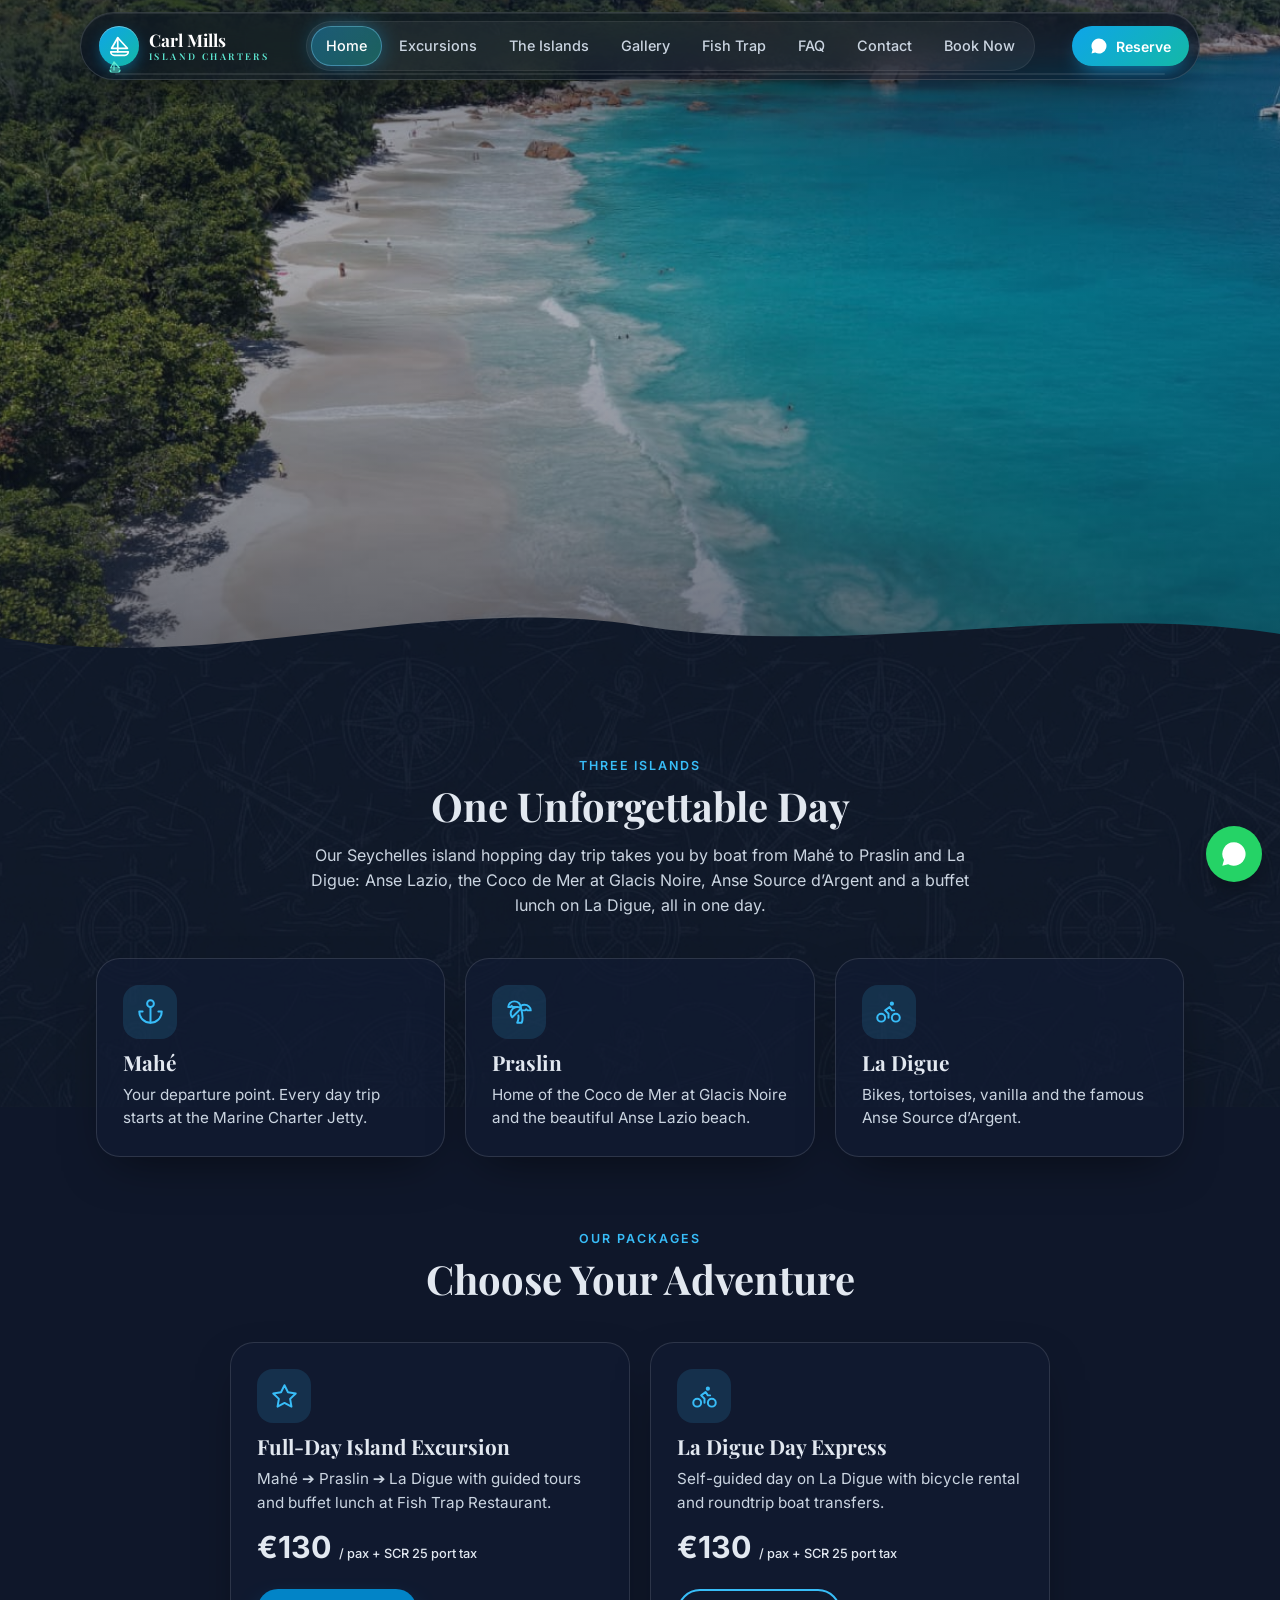
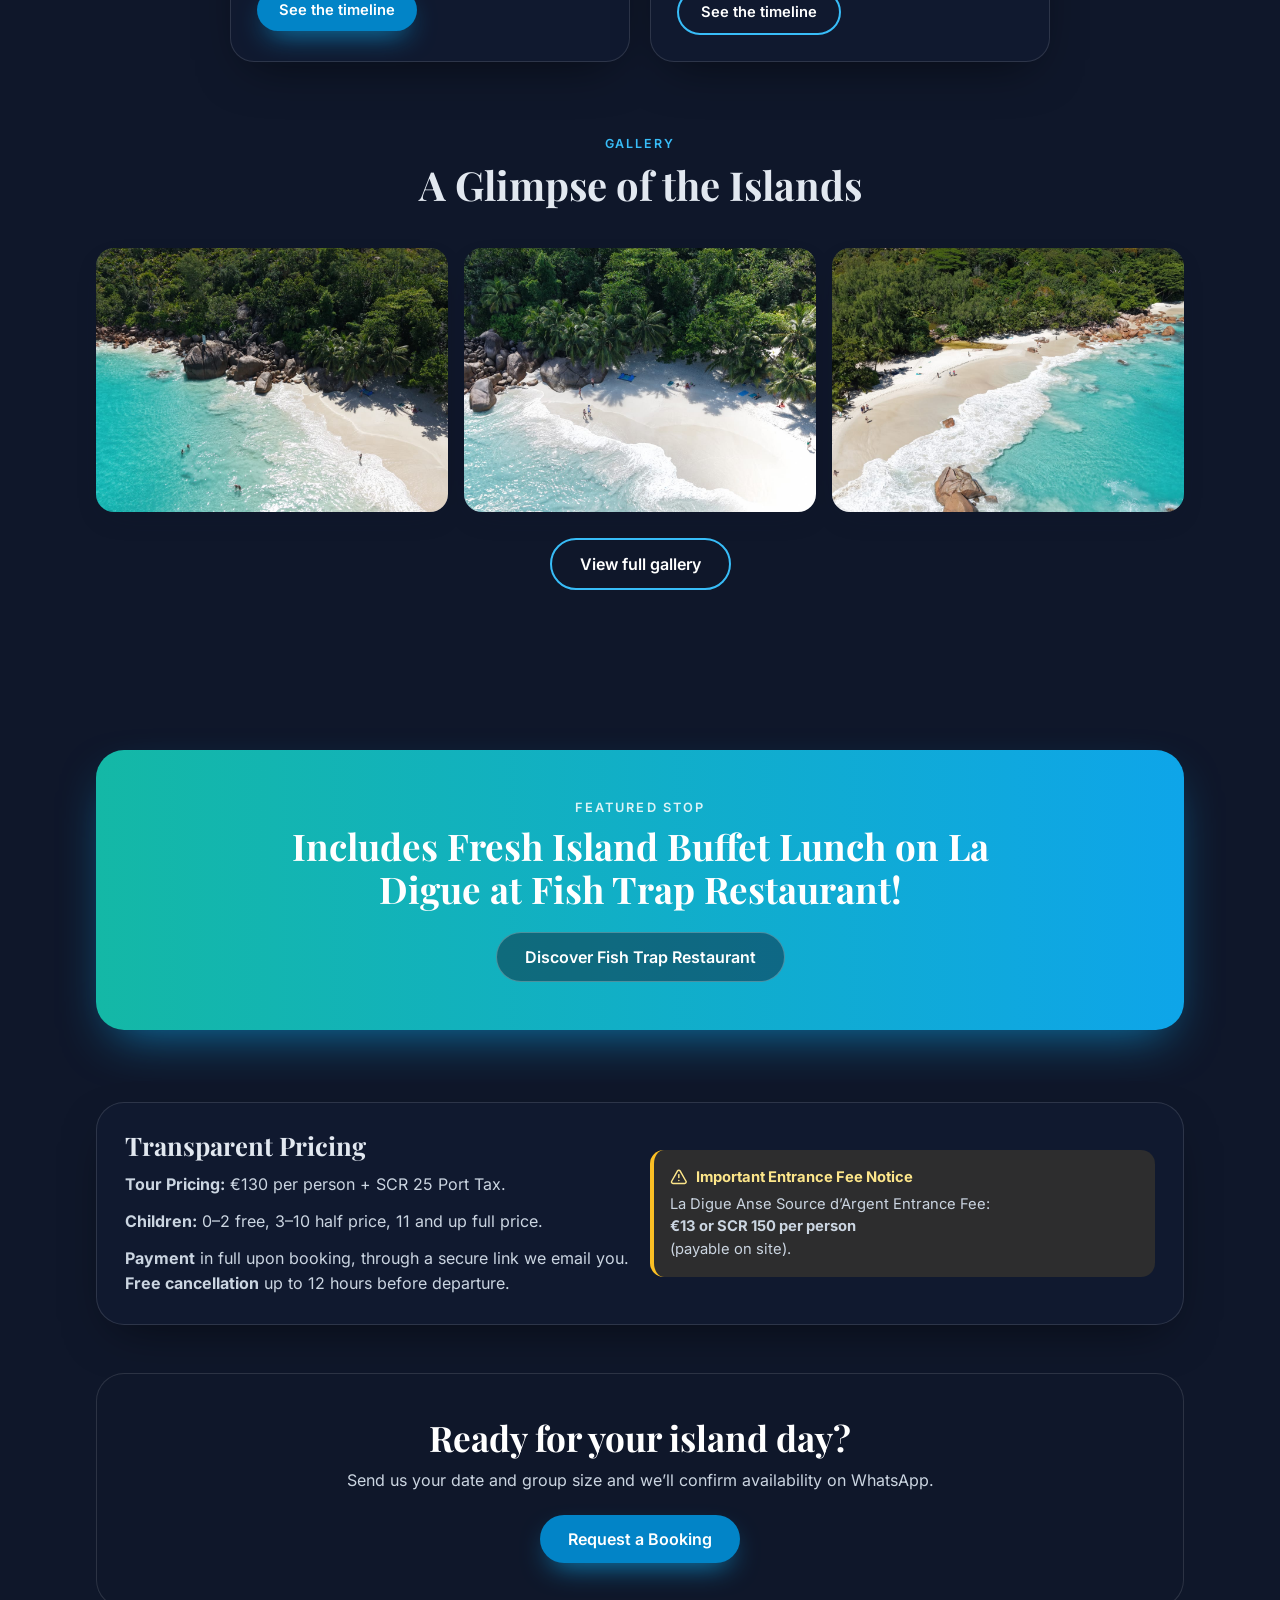
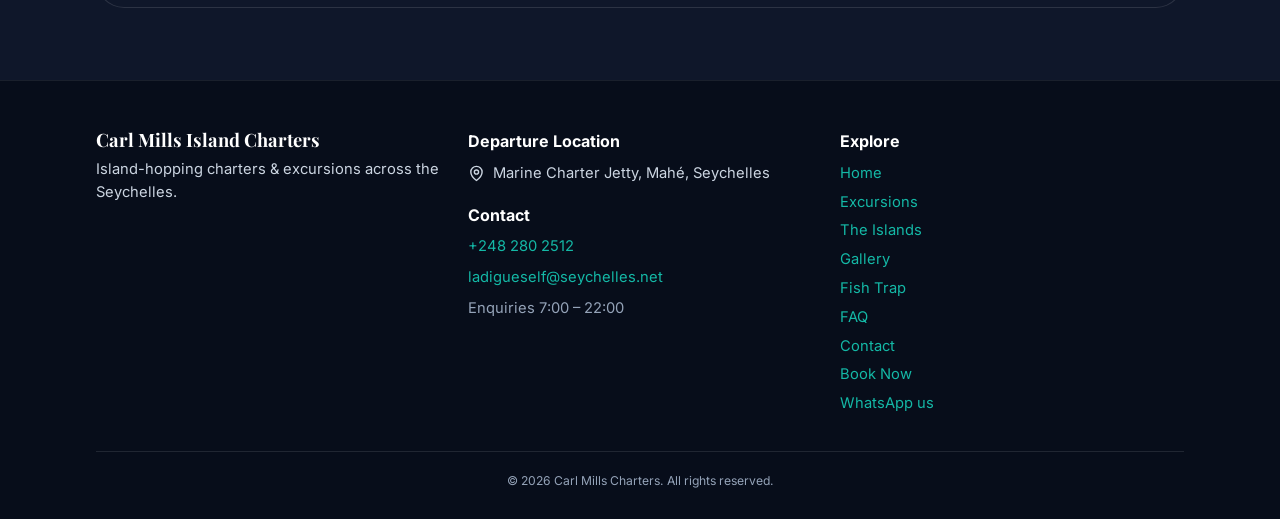
<file: index.html>
<!DOCTYPE html>
<html lang="en">
<head>
<meta charset="UTF-8">
<meta name="viewport" content="width=device-width, initial-scale=1">
<title>Seychelles Island Hopping Day Trips | Carl Mills Island Charters</title>
<meta name="description" content="Daily island hopping boat trips from Mahé to Praslin and La Digue, Seychelles. Guided tours, bike hire and buffet lunch from €130 per person. Book on WhatsApp.">
<meta name="theme-color" content="#0F172A">
<meta property="og:type" content="website">
<meta property="og:locale" content="en_GB">
<meta property="og:site_name" content="Carl Mills Island Charters">
<meta property="og:title" content="Seychelles Island Hopping Day Trips | Carl Mills Island Charters">
<meta property="og:description" content="Daily island hopping boat trips from Mahé to Praslin and La Digue, Seychelles. Guided tours, bike hire and buffet lunch from €130 per person. Book on WhatsApp.">
<link rel="icon" href="data:image/svg+xml,%3Csvg xmlns='http://www.w3.org/2000/svg' viewBox='0 0 24 24' fill='none' stroke='%2314B8A6' stroke-width='2' stroke-linecap='round' stroke-linejoin='round'%3E%3Cpath d='M22 18H2a4 4 0 0 0 4 4h12a4 4 0 0 0 4-4Z'/%3E%3Cpath d='M21 14 10 2 3 14h18Z'/%3E%3Cpath d='M10 2v16'/%3E%3C/svg%3E">
<link rel="preload" as="image" href="images/hero_bg.jpeg">
<link rel="preload" as="font" type="font/woff2" href="fonts/inter-latin-400-normal.woff2" crossorigin>
<link rel="preload" as="font" type="font/woff2" href="fonts/inter-latin-600-normal.woff2" crossorigin>
<link rel="preload" as="font" type="font/woff2" href="fonts/playfair-display-latin-700-normal.woff2" crossorigin>
<script type="application/ld+json">{"@context":"https://schema.org","@graph":[{"@type":"TravelAgency","@id":"#business","name":"Carl Mills Island Charters","description":"Daily island hopping boat trips from Mahé to Praslin and La Digue in the Seychelles, with guided excursions, bicycle hire and a buffet lunch.","telephone":"+2482802512","email":"ladigueself@seychelles.net","priceRange":"€130 per person","areaServed":["Mahé","Praslin","La Digue","Seychelles"],"availableLanguage":["English","French","Seychellois Creole"],"address":{"@type":"PostalAddress","streetAddress":"Marine Charter Jetty","addressLocality":"Mahé","addressCountry":"SC"},"geo":{"@type":"GeoCoordinates","latitude":-4.624416579567784,"longitude":55.455228717177796}},{"@type":"TouristTrip","name":"Full-Day Island Excursion: Mahé, Praslin and La Digue","description":"Boat from Mahé to Praslin, guided bus tour to Glacis Noire and Anse Lazio, boat to La Digue, buffet lunch at Fish Trap Restaurant, bicycle or club car to Anse Source d’Argent and a guided tortoise and vanilla plantation tour. Back on Mahé by 16:50.","touristType":["Families","Couples","Groups"],"provider":{"@id":"#business"},"offers":{"@type":"Offer","price":"130","priceCurrency":"EUR","availability":"https://schema.org/InStock","description":"Per person, plus SCR 25 port tax. Children 0-2 free, 3-10 half price."}},{"@type":"TouristTrip","name":"La Digue Day Express (self-guided)","description":"Boat from Mahé to Praslin, Cat Rose connection to La Digue, bicycle rental included and a self-guided day on La Digue. Back on Mahé by 16:45.","touristType":["Couples","Independent travellers"],"provider":{"@id":"#business"},"offers":{"@type":"Offer","price":"130","priceCurrency":"EUR","availability":"https://schema.org/InStock","description":"Per person, plus SCR 25 port tax. Children 0-2 free, 3-10 half price."}}]}</script>
<script>(function(){var d=document.documentElement;d.classList.add("loading");try{if(sessionStorage.getItem("cm-seen"))d.classList.add("seen");}catch(e){}})();</script>
<noscript><style>.loader{display:none}html.loading{overflow:auto!important}html.loading .hero .wrap>*,html.loading .phero .wrap>*{opacity:1!important}</style></noscript>
<link rel="stylesheet" href="style.css">
</head>
<body data-route="home">
<svg width="0" height="0" style="position:absolute" aria-hidden="true"><symbol id="i-phone" viewBox="0 0 24 24"><path d="M22 16.92v3a2 2 0 0 1-2.18 2 19.79 19.79 0 0 1-8.63-3.07 19.5 19.5 0 0 1-6-6 19.79 19.79 0 0 1-3.07-8.67A2 2 0 0 1 4.11 2h3a2 2 0 0 1 2 1.72 12.84 12.84 0 0 0 .7 2.81 2 2 0 0 1-.45 2.11L8.09 9.91a16 16 0 0 0 6 6l1.27-1.27a2 2 0 0 1 2.11-.45 12.84 12.84 0 0 0 2.81.7A2 2 0 0 1 22 16.92z"/></symbol><symbol id="i-mail" viewBox="0 0 24 24"><rect width="20" height="16" x="2" y="4" rx="2"/><path d="m22 7-8.97 5.7a1.94 1.94 0 0 1-2.06 0L2 7"/></symbol><symbol id="i-clock" viewBox="0 0 24 24"><circle cx="12" cy="12" r="10"/><polyline points="12 6 12 12 16 14"/></symbol><symbol id="i-globe" viewBox="0 0 24 24"><circle cx="12" cy="12" r="10"/><path d="M12 2a14.5 14.5 0 0 0 0 20 14.5 14.5 0 0 0 0-20"/><path d="M2 12h20"/></symbol><symbol id="i-calendar-days" viewBox="0 0 24 24"><path d="M8 2v4"/><path d="M16 2v4"/><rect width="18" height="18" x="3" y="4" rx="2"/><path d="M3 10h18"/><path d="M8 14h.01"/><path d="M12 14h.01"/><path d="M16 14h.01"/><path d="M8 18h.01"/><path d="M12 18h.01"/><path d="M16 18h.01"/></symbol><symbol id="i-credit-card" viewBox="0 0 24 24"><rect width="20" height="14" x="2" y="5" rx="2"/><line x1="2" x2="22" y1="10" y2="10"/></symbol><symbol id="i-circle-check" viewBox="0 0 24 24"><circle cx="12" cy="12" r="10"/><path d="m9 12 2 2 4-4"/></symbol><symbol id="i-users" viewBox="0 0 24 24"><path d="M16 21v-2a4 4 0 0 0-4-4H6a4 4 0 0 0-4 4v2"/><circle cx="9" cy="7" r="4"/><path d="M22 21v-2a4 4 0 0 0-3-3.87"/><path d="M16 3.13a4 4 0 0 1 0 7.75"/></symbol><symbol id="i-anchor" viewBox="0 0 24 24"><path d="M12 22V8"/><path d="M5 12H2a10 10 0 0 0 20 0h-3"/><circle cx="12" cy="5" r="3"/></symbol><symbol id="i-sailboat" viewBox="0 0 24 24"><path d="M22 18H2a4 4 0 0 0 4 4h12a4 4 0 0 0 4-4Z"/><path d="M21 14 10 2 3 14h18Z"/><path d="M10 2v16"/></symbol><symbol id="i-waves" viewBox="0 0 24 24"><path d="M2 6c.6.5 1.2 1 2.5 1C7 7 7 5 9.5 5c2.6 0 2.4 2 5 2 2.5 0 2.5-2 5-2 1.3 0 1.9.5 2.5 1"/><path d="M2 12c.6.5 1.2 1 2.5 1 2.5 0 2.5-2 5-2 2.6 0 2.4 2 5 2 2.5 0 2.5-2 5-2 1.3 0 1.9.5 2.5 1"/><path d="M2 18c.6.5 1.2 1 2.5 1 2.5 0 2.5-2 5-2 2.6 0 2.4 2 5 2 2.5 0 2.5-2 5-2 1.3 0 1.9.5 2.5 1"/></symbol><symbol id="i-tree-palm" viewBox="0 0 24 24"><path d="M13 8c0-2.76-2.46-5-5.5-5S2 5.24 2 8h2l1-1 1 1h4"/><path d="M13 7.14A5.82 5.82 0 0 1 16.5 6c3.04 0 5.5 2.24 5.5 5h-3l-1-1-1 1h-3"/><path d="M5.89 9.71c-2.15 2.15-2.3 5.47-.35 7.43l4.24-4.25.7-.7.71-.71 2.12-2.12c-1.95-1.96-5.27-1.8-7.42.35"/><path d="M11 15.5c.5 2.5-.17 4.5-1 6.5h4c2-5.5-.5-12-1-14"/></symbol><symbol id="i-bike" viewBox="0 0 24 24"><circle cx="18.5" cy="17.5" r="3.5"/><circle cx="5.5" cy="17.5" r="3.5"/><circle cx="15" cy="5" r="1"/><path d="M12 17.5V14l-3-3 4-3 2 3h2"/></symbol><symbol id="i-utensils" viewBox="0 0 24 24"><path d="M3 2v7c0 1.1.9 2 2 2h4a2 2 0 0 0 2-2V2"/><path d="M7 2v20"/><path d="M21 15V2a5 5 0 0 0-5 5v6c0 1.1.9 2 2 2h3Zm0 0v7"/></symbol><symbol id="i-flag" viewBox="0 0 24 24"><path d="M4 15s1-1 4-1 5 2 8 2 4-1 4-1V3s-1 1-4 1-5-2-8-2-4 1-4 1z"/><line x1="4" x2="4" y1="22" y2="15"/></symbol><symbol id="i-star" viewBox="0 0 24 24"><polygon points="12 2 15.09 8.26 22 9.27 17 14.14 18.18 21.02 12 17.77 5.82 21.02 7 14.14 2 9.27 8.91 8.26 12 2"/></symbol><symbol id="i-triangle-alert" viewBox="0 0 24 24"><path d="m21.73 18-8-14a2 2 0 0 0-3.48 0l-8 14A2 2 0 0 0 4 21h16a2 2 0 0 0 1.73-3"/><path d="M12 9v4"/><path d="M12 17h.01"/></symbol><symbol id="i-map-pin" viewBox="0 0 24 24"><path d="M20 10c0 6-8 12-8 12s-8-6-8-12a8 8 0 0 1 16 0Z"/><circle cx="12" cy="10" r="3"/></symbol><symbol id="i-menu" viewBox="0 0 24 24"><line x1="4" x2="20" y1="12" y2="12"/><line x1="4" x2="20" y1="6" y2="6"/><line x1="4" x2="20" y1="18" y2="18"/></symbol><symbol id="i-x" viewBox="0 0 24 24"><path d="M18 6 6 18"/><path d="m6 6 12 12"/></symbol><symbol id="i-chevron-left" viewBox="0 0 24 24"><path d="m15 18-6-6 6-6"/></symbol><symbol id="i-chevron-right" viewBox="0 0 24 24"><path d="m9 18 6-6-6-6"/></symbol><symbol id="i-arrow-up-right" viewBox="0 0 24 24"><path d="M7 7h10v10"/><path d="M7 17 17 7"/></symbol></svg>
<div class="loader" id="loader" aria-hidden="true">
<div class="ld-inner">
<div class="ld-logo"><svg class="i"><use href="#i-sailboat"/></svg></div>
<div class="ld-name"><b>Carl Mills</b><small>Island Charters</small></div>
<div class="ld-route" id="ldRoute">
<span class="ld-line"><i></i></span>
<span class="ld-node on" style="left:calc(8px + (100% - 16px) * 0)"><em>Mahé</em></span>
<span class="ld-node" style="left:calc(8px + (100% - 16px) * .5)"><em>Praslin</em></span>
<span class="ld-node" style="left:calc(8px + (100% - 16px) * 1)"><em>La Digue</em></span>
<span class="ld-boat"><svg class="i"><use href="#i-sailboat"/></svg></span>
</div>
<p class="ld-msg" id="ldMsg">Setting sail…</p>
</div>
<div class="ld-wave a"></div><div class="ld-wave b"></div>
<svg class="ld-edge-top" viewBox="0 0 1440 100" preserveAspectRatio="none"><path d="M0,60C240,10 480,90 720,50C960,10 1200,80 1440,40V100H0Z"/></svg><svg class="ld-edge" viewBox="0 0 1440 100" preserveAspectRatio="none"><path d="M0,0H1440V32C1200,86 960,4 720,44C480,84 240,10 0,54Z"/></svg>
</div>
<div class="bg-fx" id="bgfx" aria-hidden="true"></div>
<svg width="0" height="0" style="position:absolute" aria-hidden="true"><symbol id="wa" viewBox="0 0 24 24"><path d="M17.5 14.4c-.3-.15-1.7-.85-2-.95-.27-.1-.47-.15-.67.15-.2.3-.77.95-.94 1.15-.17.2-.35.22-.64.07-.3-.15-1.25-.46-2.38-1.47-.88-.78-1.47-1.75-1.64-2.05-.17-.3-.02-.46.13-.6.13-.13.3-.35.45-.52.15-.17.2-.3.3-.5.1-.2.05-.37-.02-.52-.08-.15-.67-1.6-.92-2.2-.24-.58-.48-.5-.67-.5h-.57c-.2 0-.52.07-.8.37-.27.3-1.04 1.02-1.04 2.48s1.07 2.88 1.22 3.08c.15.2 2.1 3.2 5.08 4.49.71.3 1.26.49 1.7.63.71.23 1.36.2 1.87.12.57-.08 1.76-.72 2-1.41.25-.7.25-1.29.17-1.41-.07-.12-.27-.2-.57-.35zM12 2a10 10 0 0 0-8.6 15.1L2 22l5-1.3A10 10 0 1 0 12 2z"/></symbol></svg>
<header class="nav" id="nav">
<div class="nav-bar">
<a class="brand" href="index.html" aria-label="Carl Mills Island Charters, home"><span class="logo"><svg class="i" aria-hidden="true"><use href="#i-sailboat"/></svg></span><span class="bt"><b>Carl Mills</b><small>Island Charters</small></span></a>
<nav class="navlinks" id="navMenu" aria-label="Main"><span class="tide fresh" aria-hidden="true"></span><a href="index.html" data-link="home" aria-current="page">Home</a><a href="excursions.html" data-link="excursions">Excursions</a><a href="islands.html" data-link="islands">The Islands</a><a href="gallery.html" data-link="gallery">Gallery</a><a href="fish-trap.html" data-link="fishtrap">Fish Trap</a><a href="faq.html" data-link="faq">FAQ</a><a href="contact.html" data-link="contact">Contact</a><a href="book.html" data-link="book">Book Now</a></nav>
<div class="right"><a class="btn btn-wa js-wa" href="#" target="_blank" rel="noopener"><svg class="ico"><use href="#wa"/></svg><span class="rt">Reserve</span></a>
<button class="navburger" id="navBurger" type="button" aria-label="Menu" aria-expanded="false" aria-controls="sheet"><svg class="i i-menu" aria-hidden="true"><use href="#i-menu"/></svg><svg class="i i-x" aria-hidden="true"><use href="#i-x"/></svg></button></div>
<span class="wake" aria-hidden="true"><i></i><span class="boat"><svg class="i" aria-hidden="true"><use href="#i-sailboat"/></svg></span></span>
</div>
<div class="sheet" id="sheet"><nav aria-label="Mobile"><ol class="trail"><li style="--i:0"><a href="index.html" data-link="home" aria-current="page"><span class="n">01</span><span class="t"><b>Home</b><small>Welcome aboard</small></span></a></li><li style="--i:1"><a href="excursions.html" data-link="excursions"><span class="n">02</span><span class="t"><b>Excursions</b><small>Pick your adventure</small></span></a></li><li style="--i:2"><a href="islands.html" data-link="islands"><span class="n">03</span><span class="t"><b>The Islands</b><small>Praslin &amp; La Digue</small></span></a></li><li style="--i:3"><a href="gallery.html" data-link="gallery"><span class="n">04</span><span class="t"><b>Gallery</b><small>The view from the water</small></span></a></li><li style="--i:4"><a href="fish-trap.html" data-link="fishtrap"><span class="n">05</span><span class="t"><b>Fish Trap</b><small>Your lunch stop</small></span></a></li><li style="--i:5"><a href="faq.html" data-link="faq"><span class="n">06</span><span class="t"><b>FAQ</b><small>Good to know</small></span></a></li><li style="--i:6"><a href="contact.html" data-link="contact"><span class="n">07</span><span class="t"><b>Contact</b><small>We reply within the hour</small></span></a></li><li style="--i:7"><a href="book.html" data-link="book"><span class="n">08</span><span class="t"><b>Book Now</b><small>Reserve your spot</small></span></a></li></ol></nav>
<div class="sheet-foot"><a class="btn btn-wa js-wa" href="#" target="_blank" rel="noopener"><svg class="ico"><use href="#wa"/></svg> Chat on WhatsApp</a>
<p class="loc"><svg class="i" aria-hidden="true"><use href="#i-map-pin"/></svg> Marine Charter Jetty, Mahé</p></div></div>
</header>
<script>(function(){var m=document.getElementById("navMenu");if(!m)return;var a=m.querySelector("[aria-current]"),t=m.querySelector(".tide");if(a&&t&&a.offsetWidth){t.style.opacity=1;t.style.width=a.offsetWidth+"px";t.style.transform="translateX("+a.offsetLeft+"px)";}})();</script>
<main>
<section class="view" id="view-home" data-route="home"><section class="hero"><div class="hero-bg" id="heroBg" aria-hidden="true"></div><div class="wrap">
<span class="pill">Mahé • Praslin • La Digue</span>
<h1>Explore Seychelles’ Best Islands in <span>One Day</span></h1>
<p class="sub">Daily boat charters, island transfers, and guided excursions across Mahé, Praslin, and La Digue.</p>
<div class="cta"><a class="btn btn-cyan" href="excursions.html">View Excursions</a>
<a class="btn btn-glass js-wa" href="#" target="_blank" rel="noopener"><svg class="ico"><use href="#wa"/></svg> Book via WhatsApp</a></div></div>
<svg class="wave" viewBox="0 0 1440 120" preserveAspectRatio="none" aria-hidden="true"><path fill="#F8FAFC" d="M0,64C240,110 480,10 720,50C960,90 1200,20 1440,60L1440,120L0,120Z"/></svg></section>
<section class="block"><div class="wrap"><div class="head"><p class="eyebrow">Three Islands</p><h2>One Unforgettable Day</h2><p class="lead">Our Seychelles island hopping day trip takes you by boat from Mahé to Praslin and La Digue: Anse Lazio, the Coco de Mer at Glacis Noire, Anse Source d’Argent and a buffet lunch on La Digue, all in one day.</p></div><div class="feat"><div class="tile"><div class="em"><svg class="i" aria-hidden="true"><use href="#i-anchor"/></svg></div><h3>Mahé</h3><p>Your departure point. Every day trip starts at the Marine Charter Jetty.</p></div><div class="tile"><div class="em"><svg class="i" aria-hidden="true"><use href="#i-tree-palm"/></svg></div><h3>Praslin</h3><p>Home of the Coco de Mer at Glacis Noire and the beautiful Anse Lazio beach.</p></div><div class="tile"><div class="em"><svg class="i" aria-hidden="true"><use href="#i-bike"/></svg></div><h3>La Digue</h3><p>Bikes, tortoises, vanilla and the famous Anse Source d’Argent.</p></div></div></div></section>
<section class="block" style="padding-top:0"><div class="wrap"><div class="head"><p class="eyebrow">Our Packages</p><h2>Choose Your Adventure</h2></div><div class="feat" style="max-width:820px;margin:0 auto;grid-template-columns:repeat(auto-fit,minmax(260px,1fr))">
<div class="tile"><div class="em"><svg class="i" aria-hidden="true"><use href="#i-star"/></svg></div><h3>Full-Day Island Excursion</h3><p>Mahé ➔ Praslin ➔ La Digue with guided tours and buffet lunch at Fish Trap Restaurant.</p><div class="trow"><div class="tprice">€130 <small style="font-size:.8rem;font-weight:500">/ pax + SCR 25 port tax</small></div><a class="btn btn-cyan" href="excursions.html">See the timeline</a></div></div>
<div class="tile"><div class="em"><svg class="i" aria-hidden="true"><use href="#i-bike"/></svg></div><h3>La Digue Day Express</h3><p>Self-guided day on La Digue with bicycle rental and roundtrip boat transfers.</p><div class="trow"><div class="tprice">€130 <small style="font-size:.8rem;font-weight:500">/ pax + SCR 25 port tax</small></div><a class="btn btn-outline" href="excursions.html">See the timeline</a></div></div>
</div></div></section>
<section class="block" style="padding-top:0"><div class="wrap"><div class="head"><p class="eyebrow">Gallery</p><h2>A Glimpse of the Islands</h2></div><div class="gal"><button type="button" class="gi" data-src="images/beach_view1.jpeg" aria-label="Open photo: Seychelles beach view 1"><img src="images/beach_view1.jpeg" alt="Seychelles beach view 1" loading="lazy" decoding="async"></button><button type="button" class="gi" data-src="images/beach_view2.jpeg" aria-label="Open photo: Seychelles beach view 2"><img src="images/beach_view2.jpeg" alt="Seychelles beach view 2" loading="lazy" decoding="async"></button><button type="button" class="gi" data-src="images/beach_view3.jpeg" aria-label="Open photo: Seychelles beach view 3"><img src="images/beach_view3.jpeg" alt="Seychelles beach view 3" loading="lazy" decoding="async"></button></div><p style="text-align:center;margin-top:26px"><a class="btn btn-outline" href="gallery.html">View full gallery</a></p></div></section>
<section class="block"><div class="wrap"><div class="fish"><p>Featured Stop</p>
<h2>Includes Fresh Island Buffet Lunch on La Digue at Fish Trap Restaurant!</h2><div style="margin-top:22px"><a class="btn btn-glass" href="fish-trap.html">Discover Fish Trap Restaurant</a></div></div></div></section><section class="wrap" aria-labelledby="fees-h-home"><div class="fees">
<div><h2 id="fees-h-home">Transparent Pricing</h2><p><strong>Tour Pricing:</strong> €130 per person + SCR 25 Port Tax.</p><p><strong>Children:</strong> 0–2 free, 3–10 half price, 11 and up full price.</p><p><strong>Payment</strong> in full upon booking, through a secure link we email you. <strong>Free cancellation</strong> up to 12 hours before departure.</p></div>
<div class="notice" role="note"><strong><svg class="i" aria-hidden="true"><use href="#i-triangle-alert"/></svg><span>Important Entrance Fee Notice</span></strong><p>La Digue Anse Source d’Argent Entrance Fee: <strong>€13 or SCR 150 per person</strong> (payable on site).</p></div>
</div></section><div style="height:48px"></div><section class="block" style="padding-top:0"><div class="wrap"><div class="cta-band">
<h2>Ready for your island day?</h2><p>Send us your date and group size and we’ll confirm availability on WhatsApp.</p>
<a class="btn btn-cyan" href="book.html">Request a Booking</a></div></div></section></section>
</main>
<footer><div class="wrap">
<div class="fgrid">
<div><h3>Carl Mills Island Charters</h3><p>Island-hopping charters &amp; excursions across the Seychelles.</p></div>
<div><h4>Departure Location</h4><p class="loc"><svg class="i" aria-hidden="true"><use href="#i-map-pin"/></svg> Marine Charter Jetty, Mahé, Seychelles</p><h4 style="margin-top:18px">Contact</h4><p><a href="tel:+2482802512">+248&nbsp;280&nbsp;2512</a></p><p><a href="mailto:ladigueself@seychelles.net">ladigueself@seychelles.net</a></p><p style="color:#94a3b8">Enquiries 7:00 – 22:00</p></div>
<div><h4>Explore</h4><div class="flinks"><a href="index.html">Home</a><a href="excursions.html">Excursions</a><a href="islands.html">The Islands</a><a href="gallery.html">Gallery</a><a href="fish-trap.html">Fish Trap</a><a href="faq.html">FAQ</a><a href="contact.html">Contact</a><a href="book.html">Book Now</a><a class="js-wa" href="#" target="_blank" rel="noopener">WhatsApp us</a></div></div>
</div>
<p class="copy">© <span id="yr">2026</span> Carl Mills Charters. All rights reserved.</p>
</div></footer>
<a class="float js-wa" href="#" target="_blank" rel="noopener" aria-label="Chat on WhatsApp"><svg class="ico"><use href="#wa"/></svg></a>
<div class="lb" id="lb" role="dialog" aria-modal="true" aria-label="Photo viewer" hidden>
<button class="lb-x" type="button" aria-label="Close"><svg class="i" aria-hidden="true"><use href="#i-x"/></svg></button><button class="lb-p" type="button" aria-label="Previous photo"><svg class="i" aria-hidden="true"><use href="#i-chevron-left"/></svg></button>
<img alt=""><button class="lb-n" type="button" aria-label="Next photo"><svg class="i" aria-hidden="true"><use href="#i-chevron-right"/></svg></button><p class="cap"></p></div>
<script src="main.js" defer></script>
</body>
</html>
</file>
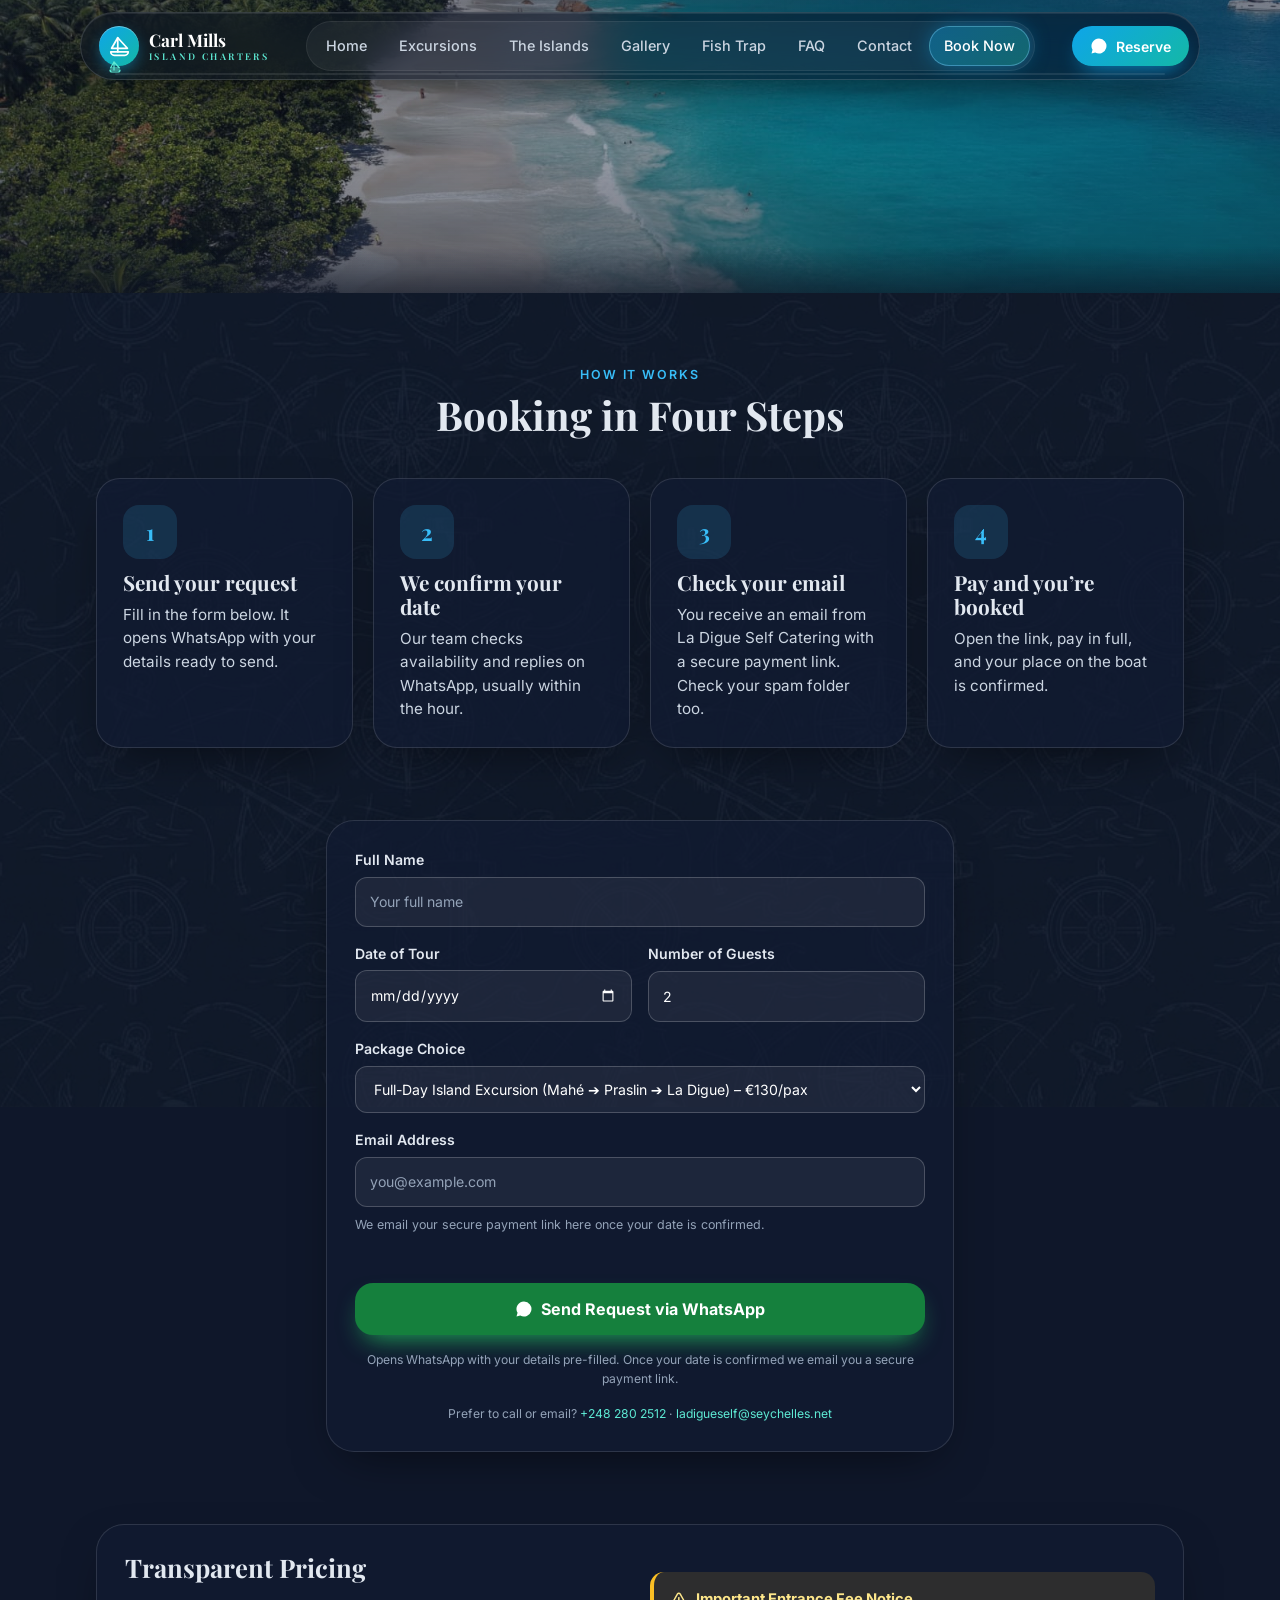
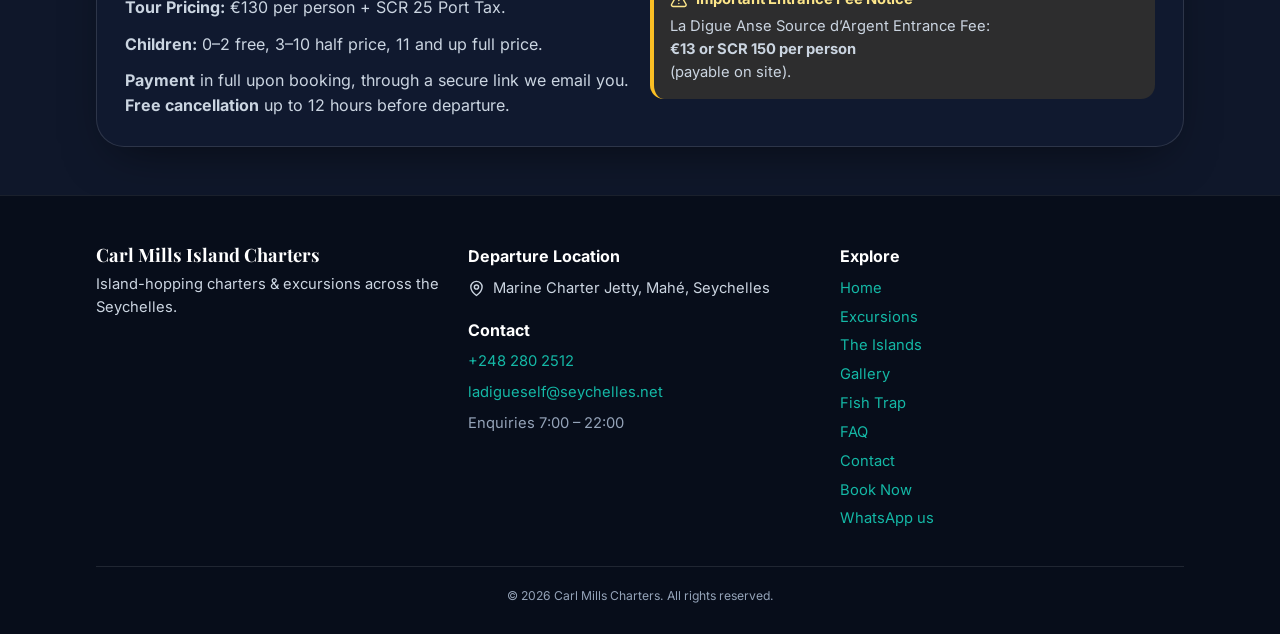
<file: book.html>
<!DOCTYPE html>
<html lang="en">
<head>
<meta charset="UTF-8">
<meta name="viewport" content="width=device-width, initial-scale=1">
<title>Book a Seychelles Island Hopping Tour | Carl Mills Island Charters</title>
<meta name="description" content="Request your island hopping day trip from Mahé to Praslin and La Digue. Send details on WhatsApp, pay by secure link. Free cancellation 12 hours before.">
<meta name="theme-color" content="#0F172A">
<meta property="og:type" content="website">
<meta property="og:locale" content="en_GB">
<meta property="og:site_name" content="Carl Mills Island Charters">
<meta property="og:title" content="Book a Seychelles Island Hopping Tour | Carl Mills Island Charters">
<meta property="og:description" content="Request your island hopping day trip from Mahé to Praslin and La Digue. Send details on WhatsApp, pay by secure link. Free cancellation 12 hours before.">
<link rel="icon" href="data:image/svg+xml,%3Csvg xmlns='http://www.w3.org/2000/svg' viewBox='0 0 24 24' fill='none' stroke='%2314B8A6' stroke-width='2' stroke-linecap='round' stroke-linejoin='round'%3E%3Cpath d='M22 18H2a4 4 0 0 0 4 4h12a4 4 0 0 0 4-4Z'/%3E%3Cpath d='M21 14 10 2 3 14h18Z'/%3E%3Cpath d='M10 2v16'/%3E%3C/svg%3E">
<link rel="preload" as="image" href="images/hero_bg.jpeg">
<link rel="preload" as="font" type="font/woff2" href="fonts/inter-latin-400-normal.woff2" crossorigin>
<link rel="preload" as="font" type="font/woff2" href="fonts/inter-latin-600-normal.woff2" crossorigin>
<link rel="preload" as="font" type="font/woff2" href="fonts/playfair-display-latin-700-normal.woff2" crossorigin>
<script type="application/ld+json">{"@context":"https://schema.org","@graph":[{"@type":"TravelAgency","@id":"#business","name":"Carl Mills Island Charters","description":"Daily island hopping boat trips from Mahé to Praslin and La Digue in the Seychelles, with guided excursions, bicycle hire and a buffet lunch.","telephone":"+2482802512","email":"ladigueself@seychelles.net","priceRange":"€130 per person","areaServed":["Mahé","Praslin","La Digue","Seychelles"],"availableLanguage":["English","French","Seychellois Creole"],"address":{"@type":"PostalAddress","streetAddress":"Marine Charter Jetty","addressLocality":"Mahé","addressCountry":"SC"},"geo":{"@type":"GeoCoordinates","latitude":-4.624416579567784,"longitude":55.455228717177796}}]}</script>
<script>(function(){var d=document.documentElement;d.classList.add("loading");try{if(sessionStorage.getItem("cm-seen"))d.classList.add("seen");}catch(e){}})();</script>
<noscript><style>.loader{display:none}html.loading{overflow:auto!important}html.loading .hero .wrap>*,html.loading .phero .wrap>*{opacity:1!important}</style></noscript>
<link rel="stylesheet" href="style.css">
</head>
<body data-route="book">
<svg width="0" height="0" style="position:absolute" aria-hidden="true"><symbol id="i-phone" viewBox="0 0 24 24"><path d="M22 16.92v3a2 2 0 0 1-2.18 2 19.79 19.79 0 0 1-8.63-3.07 19.5 19.5 0 0 1-6-6 19.79 19.79 0 0 1-3.07-8.67A2 2 0 0 1 4.11 2h3a2 2 0 0 1 2 1.72 12.84 12.84 0 0 0 .7 2.81 2 2 0 0 1-.45 2.11L8.09 9.91a16 16 0 0 0 6 6l1.27-1.27a2 2 0 0 1 2.11-.45 12.84 12.84 0 0 0 2.81.7A2 2 0 0 1 22 16.92z"/></symbol><symbol id="i-mail" viewBox="0 0 24 24"><rect width="20" height="16" x="2" y="4" rx="2"/><path d="m22 7-8.97 5.7a1.94 1.94 0 0 1-2.06 0L2 7"/></symbol><symbol id="i-clock" viewBox="0 0 24 24"><circle cx="12" cy="12" r="10"/><polyline points="12 6 12 12 16 14"/></symbol><symbol id="i-globe" viewBox="0 0 24 24"><circle cx="12" cy="12" r="10"/><path d="M12 2a14.5 14.5 0 0 0 0 20 14.5 14.5 0 0 0 0-20"/><path d="M2 12h20"/></symbol><symbol id="i-calendar-days" viewBox="0 0 24 24"><path d="M8 2v4"/><path d="M16 2v4"/><rect width="18" height="18" x="3" y="4" rx="2"/><path d="M3 10h18"/><path d="M8 14h.01"/><path d="M12 14h.01"/><path d="M16 14h.01"/><path d="M8 18h.01"/><path d="M12 18h.01"/><path d="M16 18h.01"/></symbol><symbol id="i-credit-card" viewBox="0 0 24 24"><rect width="20" height="14" x="2" y="5" rx="2"/><line x1="2" x2="22" y1="10" y2="10"/></symbol><symbol id="i-circle-check" viewBox="0 0 24 24"><circle cx="12" cy="12" r="10"/><path d="m9 12 2 2 4-4"/></symbol><symbol id="i-users" viewBox="0 0 24 24"><path d="M16 21v-2a4 4 0 0 0-4-4H6a4 4 0 0 0-4 4v2"/><circle cx="9" cy="7" r="4"/><path d="M22 21v-2a4 4 0 0 0-3-3.87"/><path d="M16 3.13a4 4 0 0 1 0 7.75"/></symbol><symbol id="i-anchor" viewBox="0 0 24 24"><path d="M12 22V8"/><path d="M5 12H2a10 10 0 0 0 20 0h-3"/><circle cx="12" cy="5" r="3"/></symbol><symbol id="i-sailboat" viewBox="0 0 24 24"><path d="M22 18H2a4 4 0 0 0 4 4h12a4 4 0 0 0 4-4Z"/><path d="M21 14 10 2 3 14h18Z"/><path d="M10 2v16"/></symbol><symbol id="i-waves" viewBox="0 0 24 24"><path d="M2 6c.6.5 1.2 1 2.5 1C7 7 7 5 9.5 5c2.6 0 2.4 2 5 2 2.5 0 2.5-2 5-2 1.3 0 1.9.5 2.5 1"/><path d="M2 12c.6.5 1.2 1 2.5 1 2.5 0 2.5-2 5-2 2.6 0 2.4 2 5 2 2.5 0 2.5-2 5-2 1.3 0 1.9.5 2.5 1"/><path d="M2 18c.6.5 1.2 1 2.5 1 2.5 0 2.5-2 5-2 2.6 0 2.4 2 5 2 2.5 0 2.5-2 5-2 1.3 0 1.9.5 2.5 1"/></symbol><symbol id="i-tree-palm" viewBox="0 0 24 24"><path d="M13 8c0-2.76-2.46-5-5.5-5S2 5.24 2 8h2l1-1 1 1h4"/><path d="M13 7.14A5.82 5.82 0 0 1 16.5 6c3.04 0 5.5 2.24 5.5 5h-3l-1-1-1 1h-3"/><path d="M5.89 9.71c-2.15 2.15-2.3 5.47-.35 7.43l4.24-4.25.7-.7.71-.71 2.12-2.12c-1.95-1.96-5.27-1.8-7.42.35"/><path d="M11 15.5c.5 2.5-.17 4.5-1 6.5h4c2-5.5-.5-12-1-14"/></symbol><symbol id="i-bike" viewBox="0 0 24 24"><circle cx="18.5" cy="17.5" r="3.5"/><circle cx="5.5" cy="17.5" r="3.5"/><circle cx="15" cy="5" r="1"/><path d="M12 17.5V14l-3-3 4-3 2 3h2"/></symbol><symbol id="i-utensils" viewBox="0 0 24 24"><path d="M3 2v7c0 1.1.9 2 2 2h4a2 2 0 0 0 2-2V2"/><path d="M7 2v20"/><path d="M21 15V2a5 5 0 0 0-5 5v6c0 1.1.9 2 2 2h3Zm0 0v7"/></symbol><symbol id="i-flag" viewBox="0 0 24 24"><path d="M4 15s1-1 4-1 5 2 8 2 4-1 4-1V3s-1 1-4 1-5-2-8-2-4 1-4 1z"/><line x1="4" x2="4" y1="22" y2="15"/></symbol><symbol id="i-star" viewBox="0 0 24 24"><polygon points="12 2 15.09 8.26 22 9.27 17 14.14 18.18 21.02 12 17.77 5.82 21.02 7 14.14 2 9.27 8.91 8.26 12 2"/></symbol><symbol id="i-triangle-alert" viewBox="0 0 24 24"><path d="m21.73 18-8-14a2 2 0 0 0-3.48 0l-8 14A2 2 0 0 0 4 21h16a2 2 0 0 0 1.73-3"/><path d="M12 9v4"/><path d="M12 17h.01"/></symbol><symbol id="i-map-pin" viewBox="0 0 24 24"><path d="M20 10c0 6-8 12-8 12s-8-6-8-12a8 8 0 0 1 16 0Z"/><circle cx="12" cy="10" r="3"/></symbol><symbol id="i-menu" viewBox="0 0 24 24"><line x1="4" x2="20" y1="12" y2="12"/><line x1="4" x2="20" y1="6" y2="6"/><line x1="4" x2="20" y1="18" y2="18"/></symbol><symbol id="i-x" viewBox="0 0 24 24"><path d="M18 6 6 18"/><path d="m6 6 12 12"/></symbol><symbol id="i-chevron-left" viewBox="0 0 24 24"><path d="m15 18-6-6 6-6"/></symbol><symbol id="i-chevron-right" viewBox="0 0 24 24"><path d="m9 18 6-6-6-6"/></symbol><symbol id="i-arrow-up-right" viewBox="0 0 24 24"><path d="M7 7h10v10"/><path d="M7 17 17 7"/></symbol></svg>
<div class="loader" id="loader" aria-hidden="true">
<div class="ld-inner">
<div class="ld-logo"><svg class="i"><use href="#i-sailboat"/></svg></div>
<div class="ld-name"><b>Carl Mills</b><small>Island Charters</small></div>
<div class="ld-route" id="ldRoute">
<span class="ld-line"><i></i></span>
<span class="ld-node on" style="left:calc(8px + (100% - 16px) * 0)"><em>Mahé</em></span>
<span class="ld-node" style="left:calc(8px + (100% - 16px) * .5)"><em>Praslin</em></span>
<span class="ld-node" style="left:calc(8px + (100% - 16px) * 1)"><em>La Digue</em></span>
<span class="ld-boat"><svg class="i"><use href="#i-sailboat"/></svg></span>
</div>
<p class="ld-msg" id="ldMsg">Setting sail…</p>
</div>
<div class="ld-wave a"></div><div class="ld-wave b"></div>
<svg class="ld-edge-top" viewBox="0 0 1440 100" preserveAspectRatio="none"><path d="M0,60C240,10 480,90 720,50C960,10 1200,80 1440,40V100H0Z"/></svg><svg class="ld-edge" viewBox="0 0 1440 100" preserveAspectRatio="none"><path d="M0,0H1440V32C1200,86 960,4 720,44C480,84 240,10 0,54Z"/></svg>
</div>
<div class="bg-fx" id="bgfx" aria-hidden="true"></div>
<svg width="0" height="0" style="position:absolute" aria-hidden="true"><symbol id="wa" viewBox="0 0 24 24"><path d="M17.5 14.4c-.3-.15-1.7-.85-2-.95-.27-.1-.47-.15-.67.15-.2.3-.77.95-.94 1.15-.17.2-.35.22-.64.07-.3-.15-1.25-.46-2.38-1.47-.88-.78-1.47-1.75-1.64-2.05-.17-.3-.02-.46.13-.6.13-.13.3-.35.45-.52.15-.17.2-.3.3-.5.1-.2.05-.37-.02-.52-.08-.15-.67-1.6-.92-2.2-.24-.58-.48-.5-.67-.5h-.57c-.2 0-.52.07-.8.37-.27.3-1.04 1.02-1.04 2.48s1.07 2.88 1.22 3.08c.15.2 2.1 3.2 5.08 4.49.71.3 1.26.49 1.7.63.71.23 1.36.2 1.87.12.57-.08 1.76-.72 2-1.41.25-.7.25-1.29.17-1.41-.07-.12-.27-.2-.57-.35zM12 2a10 10 0 0 0-8.6 15.1L2 22l5-1.3A10 10 0 1 0 12 2z"/></symbol></svg>
<header class="nav" id="nav">
<div class="nav-bar">
<a class="brand" href="index.html" aria-label="Carl Mills Island Charters, home"><span class="logo"><svg class="i" aria-hidden="true"><use href="#i-sailboat"/></svg></span><span class="bt"><b>Carl Mills</b><small>Island Charters</small></span></a>
<nav class="navlinks" id="navMenu" aria-label="Main"><span class="tide fresh" aria-hidden="true"></span><a href="index.html" data-link="home">Home</a><a href="excursions.html" data-link="excursions">Excursions</a><a href="islands.html" data-link="islands">The Islands</a><a href="gallery.html" data-link="gallery">Gallery</a><a href="fish-trap.html" data-link="fishtrap">Fish Trap</a><a href="faq.html" data-link="faq">FAQ</a><a href="contact.html" data-link="contact">Contact</a><a href="book.html" data-link="book" aria-current="page">Book Now</a></nav>
<div class="right"><a class="btn btn-wa js-wa" href="#" target="_blank" rel="noopener"><svg class="ico"><use href="#wa"/></svg><span class="rt">Reserve</span></a>
<button class="navburger" id="navBurger" type="button" aria-label="Menu" aria-expanded="false" aria-controls="sheet"><svg class="i i-menu" aria-hidden="true"><use href="#i-menu"/></svg><svg class="i i-x" aria-hidden="true"><use href="#i-x"/></svg></button></div>
<span class="wake" aria-hidden="true"><i></i><span class="boat"><svg class="i" aria-hidden="true"><use href="#i-sailboat"/></svg></span></span>
</div>
<div class="sheet" id="sheet"><nav aria-label="Mobile"><ol class="trail"><li style="--i:0"><a href="index.html" data-link="home"><span class="n">01</span><span class="t"><b>Home</b><small>Welcome aboard</small></span></a></li><li style="--i:1"><a href="excursions.html" data-link="excursions"><span class="n">02</span><span class="t"><b>Excursions</b><small>Pick your adventure</small></span></a></li><li style="--i:2"><a href="islands.html" data-link="islands"><span class="n">03</span><span class="t"><b>The Islands</b><small>Praslin &amp; La Digue</small></span></a></li><li style="--i:3"><a href="gallery.html" data-link="gallery"><span class="n">04</span><span class="t"><b>Gallery</b><small>The view from the water</small></span></a></li><li style="--i:4"><a href="fish-trap.html" data-link="fishtrap"><span class="n">05</span><span class="t"><b>Fish Trap</b><small>Your lunch stop</small></span></a></li><li style="--i:5"><a href="faq.html" data-link="faq"><span class="n">06</span><span class="t"><b>FAQ</b><small>Good to know</small></span></a></li><li style="--i:6"><a href="contact.html" data-link="contact"><span class="n">07</span><span class="t"><b>Contact</b><small>We reply within the hour</small></span></a></li><li style="--i:7"><a href="book.html" data-link="book" aria-current="page"><span class="n">08</span><span class="t"><b>Book Now</b><small>Reserve your spot</small></span></a></li></ol></nav>
<div class="sheet-foot"><a class="btn btn-wa js-wa" href="#" target="_blank" rel="noopener"><svg class="ico"><use href="#wa"/></svg> Chat on WhatsApp</a>
<p class="loc"><svg class="i" aria-hidden="true"><use href="#i-map-pin"/></svg> Marine Charter Jetty, Mahé</p></div></div>
</header>
<script>(function(){var m=document.getElementById("navMenu");if(!m)return;var a=m.querySelector("[aria-current]"),t=m.querySelector(".tide");if(a&&t&&a.offsetWidth){t.style.opacity=1;t.style.width=a.offsetWidth+"px";t.style.transform="translateX("+a.offsetLeft+"px)";}})();</script>
<main>
<section class="view" id="view-book" data-route="book"><section class="phero"><div class="wrap"><h1>Book Your Island Day</h1><p>Send your request on WhatsApp and our team will confirm availability, usually within the hour.</p></div></section><section class="block" style="padding-bottom:0"><div class="wrap"><div class="head"><p class="eyebrow">How it works</p><h2>Booking in Four Steps</h2></div><div class="feat four"><div class="tile"><div class="em num">1</div><h3>Send your request</h3><p>Fill in the form below. It opens WhatsApp with your details ready to send.</p></div><div class="tile"><div class="em num">2</div><h3>We confirm your date</h3><p>Our team checks availability and replies on WhatsApp, usually within the hour.</p></div><div class="tile"><div class="em num">3</div><h3>Check your email</h3><p>You receive an email from La Digue Self Catering with a secure payment link. Check your spam folder too.</p></div><div class="tile"><div class="em num">4</div><h3>Pay and you’re booked</h3><p>Open the link, pay in full, and your place on the boat is confirmed.</p></div></div></div></section>
<section class="block"><div class="wrap form-wrap">
<form id="bookForm" novalidate>
<label>Full Name<input id="f-name" name="name" type="text" autocomplete="name" placeholder="Your full name" required></label>
<div class="row"><label>Date of Tour<input id="f-date" name="date" type="date" required></label>
<label>Number of Guests<input id="f-guests" name="guests" type="number" min="1" max="50" value="2" inputmode="numeric" required></label></div>
<label>Package Choice<select id="f-pkg" name="pkg"><option value="full-day">Full-Day Island Excursion (Mahé ➔ Praslin ➔ La Digue) – €130/pax</option>
<option value="express">La Digue Day Express (Self-Guided) – €130/pax</option></select></label>
<label>Email Address<input id="f-email" name="email" type="email" autocomplete="email" inputmode="email" placeholder="you@example.com" required><small class="hint">We email your secure payment link here once your date is confirmed.</small></label>
<p class="err" id="err" role="alert" aria-live="polite"></p>
<button class="btn btn-send" type="submit"><svg class="ico"><use href="#wa"/></svg> Send Request via WhatsApp</button>
<p class="fine">Opens WhatsApp with your details pre-filled. Once your date is confirmed we email you a secure payment link.</p><p class="fine">Prefer to call or email? <a href="tel:+2482802512">+248&nbsp;280&nbsp;2512</a> · <a href="mailto:ladigueself@seychelles.net">ladigueself@seychelles.net</a></p></form></div></section><section class="wrap" aria-labelledby="fees-h-book"><div class="fees">
<div><h2 id="fees-h-book">Transparent Pricing</h2><p><strong>Tour Pricing:</strong> €130 per person + SCR 25 Port Tax.</p><p><strong>Children:</strong> 0–2 free, 3–10 half price, 11 and up full price.</p><p><strong>Payment</strong> in full upon booking, through a secure link we email you. <strong>Free cancellation</strong> up to 12 hours before departure.</p></div>
<div class="notice" role="note"><strong><svg class="i" aria-hidden="true"><use href="#i-triangle-alert"/></svg><span>Important Entrance Fee Notice</span></strong><p>La Digue Anse Source d’Argent Entrance Fee: <strong>€13 or SCR 150 per person</strong> (payable on site).</p></div>
</div></section><div style="height:48px"></div></section>
</main>
<footer><div class="wrap">
<div class="fgrid">
<div><h3>Carl Mills Island Charters</h3><p>Island-hopping charters &amp; excursions across the Seychelles.</p></div>
<div><h4>Departure Location</h4><p class="loc"><svg class="i" aria-hidden="true"><use href="#i-map-pin"/></svg> Marine Charter Jetty, Mahé, Seychelles</p><h4 style="margin-top:18px">Contact</h4><p><a href="tel:+2482802512">+248&nbsp;280&nbsp;2512</a></p><p><a href="mailto:ladigueself@seychelles.net">ladigueself@seychelles.net</a></p><p style="color:#94a3b8">Enquiries 7:00 – 22:00</p></div>
<div><h4>Explore</h4><div class="flinks"><a href="index.html">Home</a><a href="excursions.html">Excursions</a><a href="islands.html">The Islands</a><a href="gallery.html">Gallery</a><a href="fish-trap.html">Fish Trap</a><a href="faq.html">FAQ</a><a href="contact.html">Contact</a><a href="book.html">Book Now</a><a class="js-wa" href="#" target="_blank" rel="noopener">WhatsApp us</a></div></div>
</div>
<p class="copy">© <span id="yr">2026</span> Carl Mills Charters. All rights reserved.</p>
</div></footer>
<a class="float js-wa" href="#" target="_blank" rel="noopener" aria-label="Chat on WhatsApp"><svg class="ico"><use href="#wa"/></svg></a>
<div class="lb" id="lb" role="dialog" aria-modal="true" aria-label="Photo viewer" hidden>
<button class="lb-x" type="button" aria-label="Close"><svg class="i" aria-hidden="true"><use href="#i-x"/></svg></button><button class="lb-p" type="button" aria-label="Previous photo"><svg class="i" aria-hidden="true"><use href="#i-chevron-left"/></svg></button>
<img alt=""><button class="lb-n" type="button" aria-label="Next photo"><svg class="i" aria-hidden="true"><use href="#i-chevron-right"/></svg></button><p class="cap"></p></div>
<script src="main.js" defer></script>
</body>
</html>
</file>
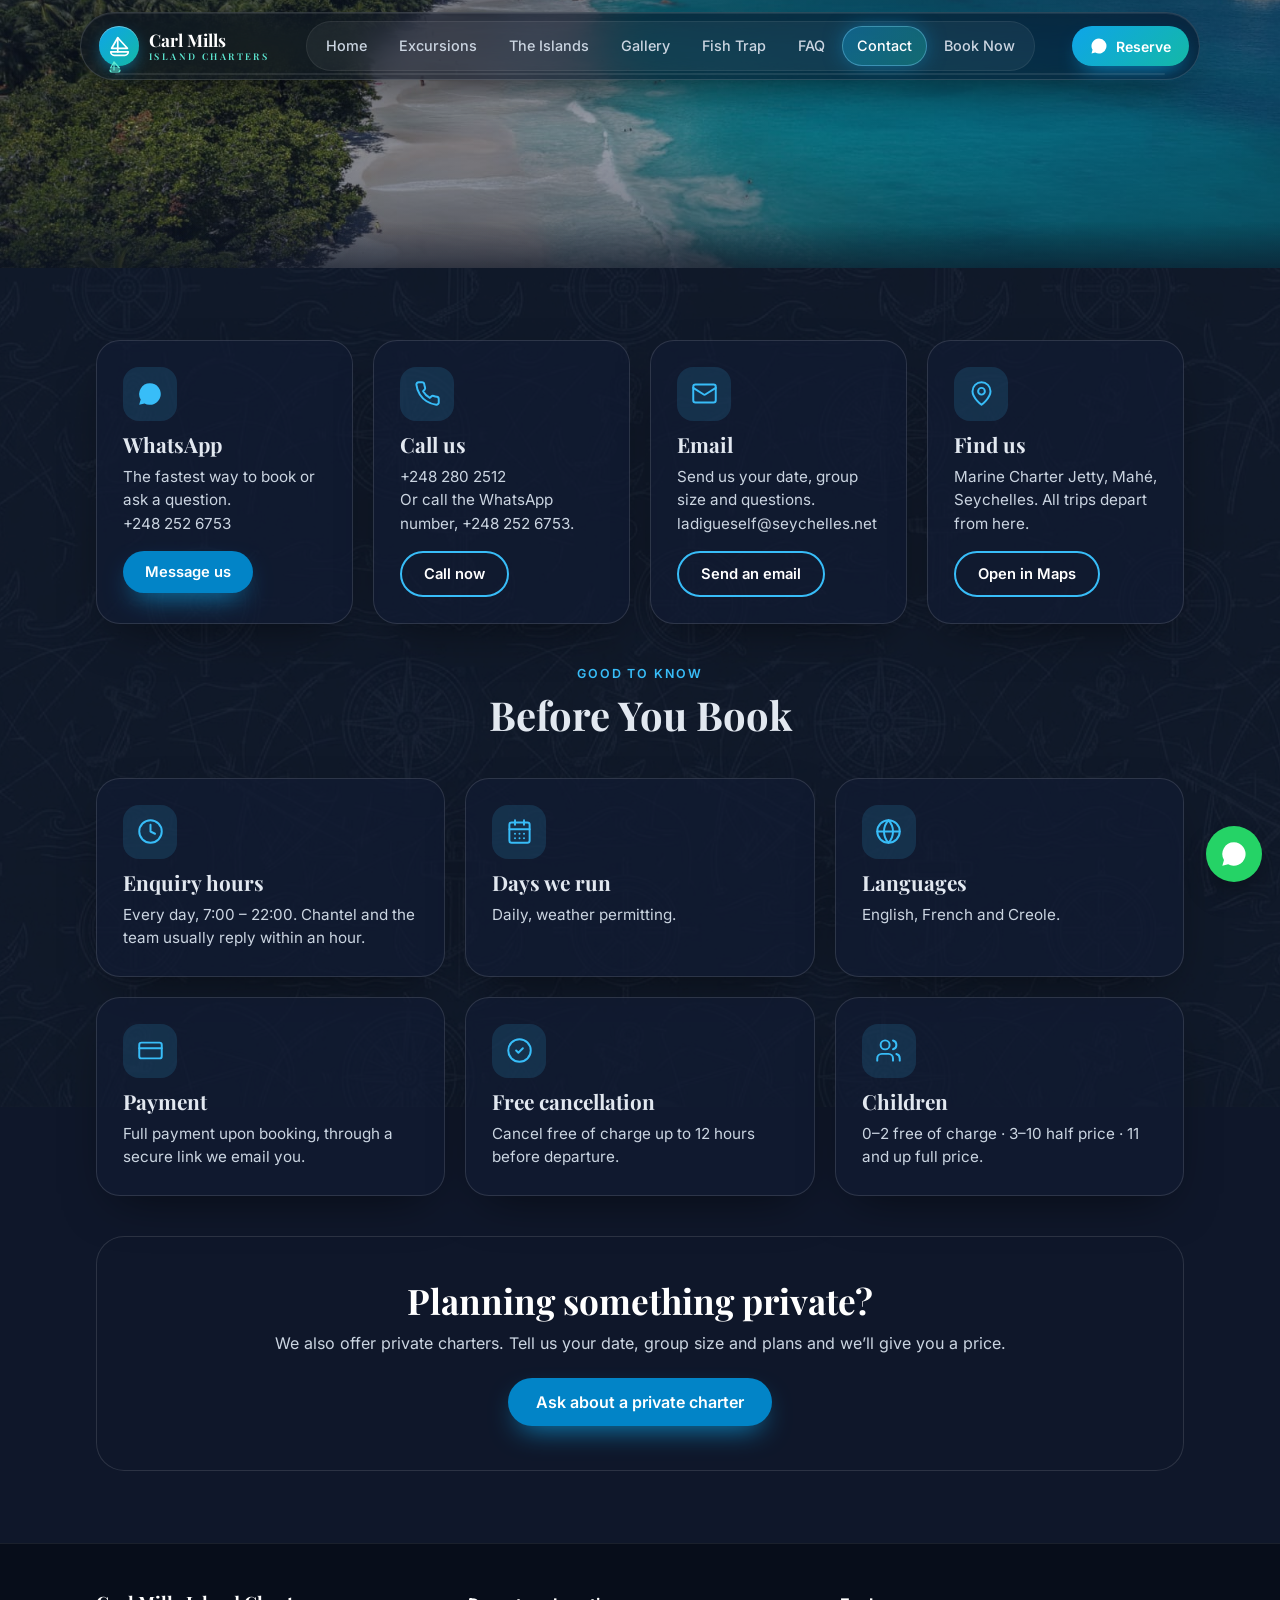
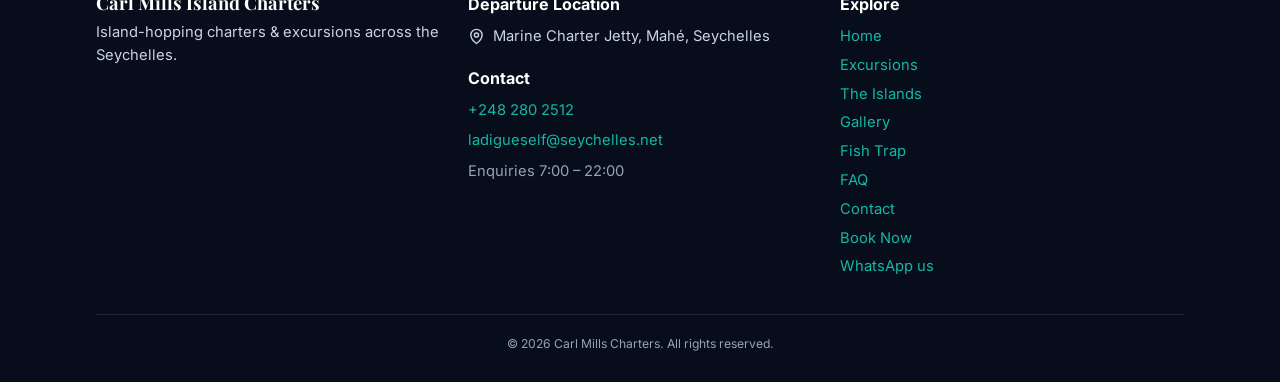
<file: contact.html>
<!DOCTYPE html>
<html lang="en">
<head>
<meta charset="UTF-8">
<meta name="viewport" content="width=device-width, initial-scale=1">
<title>Contact &amp; Bookings | Carl Mills Island Charters, Mahé</title>
<meta name="description" content="Contact Carl Mills Island Charters on WhatsApp, phone or email. Enquiries 7:00 to 22:00, replies within the hour. Marine Charter Jetty, Mahé, Seychelles.">
<meta name="theme-color" content="#0F172A">
<meta property="og:type" content="website">
<meta property="og:locale" content="en_GB">
<meta property="og:site_name" content="Carl Mills Island Charters">
<meta property="og:title" content="Contact &amp; Bookings | Carl Mills Island Charters, Mahé">
<meta property="og:description" content="Contact Carl Mills Island Charters on WhatsApp, phone or email. Enquiries 7:00 to 22:00, replies within the hour. Marine Charter Jetty, Mahé, Seychelles.">
<link rel="icon" href="data:image/svg+xml,%3Csvg xmlns='http://www.w3.org/2000/svg' viewBox='0 0 24 24' fill='none' stroke='%2314B8A6' stroke-width='2' stroke-linecap='round' stroke-linejoin='round'%3E%3Cpath d='M22 18H2a4 4 0 0 0 4 4h12a4 4 0 0 0 4-4Z'/%3E%3Cpath d='M21 14 10 2 3 14h18Z'/%3E%3Cpath d='M10 2v16'/%3E%3C/svg%3E">
<link rel="preload" as="image" href="images/hero_bg.jpeg">
<link rel="preload" as="font" type="font/woff2" href="fonts/inter-latin-400-normal.woff2" crossorigin>
<link rel="preload" as="font" type="font/woff2" href="fonts/inter-latin-600-normal.woff2" crossorigin>
<link rel="preload" as="font" type="font/woff2" href="fonts/playfair-display-latin-700-normal.woff2" crossorigin>
<script type="application/ld+json">{"@context":"https://schema.org","@graph":[{"@type":"TravelAgency","@id":"#business","name":"Carl Mills Island Charters","description":"Daily island hopping boat trips from Mahé to Praslin and La Digue in the Seychelles, with guided excursions, bicycle hire and a buffet lunch.","telephone":"+2482802512","email":"ladigueself@seychelles.net","priceRange":"€130 per person","areaServed":["Mahé","Praslin","La Digue","Seychelles"],"availableLanguage":["English","French","Seychellois Creole"],"address":{"@type":"PostalAddress","streetAddress":"Marine Charter Jetty","addressLocality":"Mahé","addressCountry":"SC"},"geo":{"@type":"GeoCoordinates","latitude":-4.624416579567784,"longitude":55.455228717177796}}]}</script>
<script>(function(){var d=document.documentElement;d.classList.add("loading");try{if(sessionStorage.getItem("cm-seen"))d.classList.add("seen");}catch(e){}})();</script>
<noscript><style>.loader{display:none}html.loading{overflow:auto!important}html.loading .hero .wrap>*,html.loading .phero .wrap>*{opacity:1!important}</style></noscript>
<link rel="stylesheet" href="style.css">
</head>
<body data-route="contact">
<svg width="0" height="0" style="position:absolute" aria-hidden="true"><symbol id="i-phone" viewBox="0 0 24 24"><path d="M22 16.92v3a2 2 0 0 1-2.18 2 19.79 19.79 0 0 1-8.63-3.07 19.5 19.5 0 0 1-6-6 19.79 19.79 0 0 1-3.07-8.67A2 2 0 0 1 4.11 2h3a2 2 0 0 1 2 1.72 12.84 12.84 0 0 0 .7 2.81 2 2 0 0 1-.45 2.11L8.09 9.91a16 16 0 0 0 6 6l1.27-1.27a2 2 0 0 1 2.11-.45 12.84 12.84 0 0 0 2.81.7A2 2 0 0 1 22 16.92z"/></symbol><symbol id="i-mail" viewBox="0 0 24 24"><rect width="20" height="16" x="2" y="4" rx="2"/><path d="m22 7-8.97 5.7a1.94 1.94 0 0 1-2.06 0L2 7"/></symbol><symbol id="i-clock" viewBox="0 0 24 24"><circle cx="12" cy="12" r="10"/><polyline points="12 6 12 12 16 14"/></symbol><symbol id="i-globe" viewBox="0 0 24 24"><circle cx="12" cy="12" r="10"/><path d="M12 2a14.5 14.5 0 0 0 0 20 14.5 14.5 0 0 0 0-20"/><path d="M2 12h20"/></symbol><symbol id="i-calendar-days" viewBox="0 0 24 24"><path d="M8 2v4"/><path d="M16 2v4"/><rect width="18" height="18" x="3" y="4" rx="2"/><path d="M3 10h18"/><path d="M8 14h.01"/><path d="M12 14h.01"/><path d="M16 14h.01"/><path d="M8 18h.01"/><path d="M12 18h.01"/><path d="M16 18h.01"/></symbol><symbol id="i-credit-card" viewBox="0 0 24 24"><rect width="20" height="14" x="2" y="5" rx="2"/><line x1="2" x2="22" y1="10" y2="10"/></symbol><symbol id="i-circle-check" viewBox="0 0 24 24"><circle cx="12" cy="12" r="10"/><path d="m9 12 2 2 4-4"/></symbol><symbol id="i-users" viewBox="0 0 24 24"><path d="M16 21v-2a4 4 0 0 0-4-4H6a4 4 0 0 0-4 4v2"/><circle cx="9" cy="7" r="4"/><path d="M22 21v-2a4 4 0 0 0-3-3.87"/><path d="M16 3.13a4 4 0 0 1 0 7.75"/></symbol><symbol id="i-anchor" viewBox="0 0 24 24"><path d="M12 22V8"/><path d="M5 12H2a10 10 0 0 0 20 0h-3"/><circle cx="12" cy="5" r="3"/></symbol><symbol id="i-sailboat" viewBox="0 0 24 24"><path d="M22 18H2a4 4 0 0 0 4 4h12a4 4 0 0 0 4-4Z"/><path d="M21 14 10 2 3 14h18Z"/><path d="M10 2v16"/></symbol><symbol id="i-waves" viewBox="0 0 24 24"><path d="M2 6c.6.5 1.2 1 2.5 1C7 7 7 5 9.5 5c2.6 0 2.4 2 5 2 2.5 0 2.5-2 5-2 1.3 0 1.9.5 2.5 1"/><path d="M2 12c.6.5 1.2 1 2.5 1 2.5 0 2.5-2 5-2 2.6 0 2.4 2 5 2 2.5 0 2.5-2 5-2 1.3 0 1.9.5 2.5 1"/><path d="M2 18c.6.5 1.2 1 2.5 1 2.5 0 2.5-2 5-2 2.6 0 2.4 2 5 2 2.5 0 2.5-2 5-2 1.3 0 1.9.5 2.5 1"/></symbol><symbol id="i-tree-palm" viewBox="0 0 24 24"><path d="M13 8c0-2.76-2.46-5-5.5-5S2 5.24 2 8h2l1-1 1 1h4"/><path d="M13 7.14A5.82 5.82 0 0 1 16.5 6c3.04 0 5.5 2.24 5.5 5h-3l-1-1-1 1h-3"/><path d="M5.89 9.71c-2.15 2.15-2.3 5.47-.35 7.43l4.24-4.25.7-.7.71-.71 2.12-2.12c-1.95-1.96-5.27-1.8-7.42.35"/><path d="M11 15.5c.5 2.5-.17 4.5-1 6.5h4c2-5.5-.5-12-1-14"/></symbol><symbol id="i-bike" viewBox="0 0 24 24"><circle cx="18.5" cy="17.5" r="3.5"/><circle cx="5.5" cy="17.5" r="3.5"/><circle cx="15" cy="5" r="1"/><path d="M12 17.5V14l-3-3 4-3 2 3h2"/></symbol><symbol id="i-utensils" viewBox="0 0 24 24"><path d="M3 2v7c0 1.1.9 2 2 2h4a2 2 0 0 0 2-2V2"/><path d="M7 2v20"/><path d="M21 15V2a5 5 0 0 0-5 5v6c0 1.1.9 2 2 2h3Zm0 0v7"/></symbol><symbol id="i-flag" viewBox="0 0 24 24"><path d="M4 15s1-1 4-1 5 2 8 2 4-1 4-1V3s-1 1-4 1-5-2-8-2-4 1-4 1z"/><line x1="4" x2="4" y1="22" y2="15"/></symbol><symbol id="i-star" viewBox="0 0 24 24"><polygon points="12 2 15.09 8.26 22 9.27 17 14.14 18.18 21.02 12 17.77 5.82 21.02 7 14.14 2 9.27 8.91 8.26 12 2"/></symbol><symbol id="i-triangle-alert" viewBox="0 0 24 24"><path d="m21.73 18-8-14a2 2 0 0 0-3.48 0l-8 14A2 2 0 0 0 4 21h16a2 2 0 0 0 1.73-3"/><path d="M12 9v4"/><path d="M12 17h.01"/></symbol><symbol id="i-map-pin" viewBox="0 0 24 24"><path d="M20 10c0 6-8 12-8 12s-8-6-8-12a8 8 0 0 1 16 0Z"/><circle cx="12" cy="10" r="3"/></symbol><symbol id="i-menu" viewBox="0 0 24 24"><line x1="4" x2="20" y1="12" y2="12"/><line x1="4" x2="20" y1="6" y2="6"/><line x1="4" x2="20" y1="18" y2="18"/></symbol><symbol id="i-x" viewBox="0 0 24 24"><path d="M18 6 6 18"/><path d="m6 6 12 12"/></symbol><symbol id="i-chevron-left" viewBox="0 0 24 24"><path d="m15 18-6-6 6-6"/></symbol><symbol id="i-chevron-right" viewBox="0 0 24 24"><path d="m9 18 6-6-6-6"/></symbol><symbol id="i-arrow-up-right" viewBox="0 0 24 24"><path d="M7 7h10v10"/><path d="M7 17 17 7"/></symbol></svg>
<div class="loader" id="loader" aria-hidden="true">
<div class="ld-inner">
<div class="ld-logo"><svg class="i"><use href="#i-sailboat"/></svg></div>
<div class="ld-name"><b>Carl Mills</b><small>Island Charters</small></div>
<div class="ld-route" id="ldRoute">
<span class="ld-line"><i></i></span>
<span class="ld-node on" style="left:calc(8px + (100% - 16px) * 0)"><em>Mahé</em></span>
<span class="ld-node" style="left:calc(8px + (100% - 16px) * .5)"><em>Praslin</em></span>
<span class="ld-node" style="left:calc(8px + (100% - 16px) * 1)"><em>La Digue</em></span>
<span class="ld-boat"><svg class="i"><use href="#i-sailboat"/></svg></span>
</div>
<p class="ld-msg" id="ldMsg">Setting sail…</p>
</div>
<div class="ld-wave a"></div><div class="ld-wave b"></div>
<svg class="ld-edge-top" viewBox="0 0 1440 100" preserveAspectRatio="none"><path d="M0,60C240,10 480,90 720,50C960,10 1200,80 1440,40V100H0Z"/></svg><svg class="ld-edge" viewBox="0 0 1440 100" preserveAspectRatio="none"><path d="M0,0H1440V32C1200,86 960,4 720,44C480,84 240,10 0,54Z"/></svg>
</div>
<div class="bg-fx" id="bgfx" aria-hidden="true"></div>
<svg width="0" height="0" style="position:absolute" aria-hidden="true"><symbol id="wa" viewBox="0 0 24 24"><path d="M17.5 14.4c-.3-.15-1.7-.85-2-.95-.27-.1-.47-.15-.67.15-.2.3-.77.95-.94 1.15-.17.2-.35.22-.64.07-.3-.15-1.25-.46-2.38-1.47-.88-.78-1.47-1.75-1.64-2.05-.17-.3-.02-.46.13-.6.13-.13.3-.35.45-.52.15-.17.2-.3.3-.5.1-.2.05-.37-.02-.52-.08-.15-.67-1.6-.92-2.2-.24-.58-.48-.5-.67-.5h-.57c-.2 0-.52.07-.8.37-.27.3-1.04 1.02-1.04 2.48s1.07 2.88 1.22 3.08c.15.2 2.1 3.2 5.08 4.49.71.3 1.26.49 1.7.63.71.23 1.36.2 1.87.12.57-.08 1.76-.72 2-1.41.25-.7.25-1.29.17-1.41-.07-.12-.27-.2-.57-.35zM12 2a10 10 0 0 0-8.6 15.1L2 22l5-1.3A10 10 0 1 0 12 2z"/></symbol></svg>
<header class="nav" id="nav">
<div class="nav-bar">
<a class="brand" href="index.html" aria-label="Carl Mills Island Charters, home"><span class="logo"><svg class="i" aria-hidden="true"><use href="#i-sailboat"/></svg></span><span class="bt"><b>Carl Mills</b><small>Island Charters</small></span></a>
<nav class="navlinks" id="navMenu" aria-label="Main"><span class="tide fresh" aria-hidden="true"></span><a href="index.html" data-link="home">Home</a><a href="excursions.html" data-link="excursions">Excursions</a><a href="islands.html" data-link="islands">The Islands</a><a href="gallery.html" data-link="gallery">Gallery</a><a href="fish-trap.html" data-link="fishtrap">Fish Trap</a><a href="faq.html" data-link="faq">FAQ</a><a href="contact.html" data-link="contact" aria-current="page">Contact</a><a href="book.html" data-link="book">Book Now</a></nav>
<div class="right"><a class="btn btn-wa js-wa" href="#" target="_blank" rel="noopener"><svg class="ico"><use href="#wa"/></svg><span class="rt">Reserve</span></a>
<button class="navburger" id="navBurger" type="button" aria-label="Menu" aria-expanded="false" aria-controls="sheet"><svg class="i i-menu" aria-hidden="true"><use href="#i-menu"/></svg><svg class="i i-x" aria-hidden="true"><use href="#i-x"/></svg></button></div>
<span class="wake" aria-hidden="true"><i></i><span class="boat"><svg class="i" aria-hidden="true"><use href="#i-sailboat"/></svg></span></span>
</div>
<div class="sheet" id="sheet"><nav aria-label="Mobile"><ol class="trail"><li style="--i:0"><a href="index.html" data-link="home"><span class="n">01</span><span class="t"><b>Home</b><small>Welcome aboard</small></span></a></li><li style="--i:1"><a href="excursions.html" data-link="excursions"><span class="n">02</span><span class="t"><b>Excursions</b><small>Pick your adventure</small></span></a></li><li style="--i:2"><a href="islands.html" data-link="islands"><span class="n">03</span><span class="t"><b>The Islands</b><small>Praslin &amp; La Digue</small></span></a></li><li style="--i:3"><a href="gallery.html" data-link="gallery"><span class="n">04</span><span class="t"><b>Gallery</b><small>The view from the water</small></span></a></li><li style="--i:4"><a href="fish-trap.html" data-link="fishtrap"><span class="n">05</span><span class="t"><b>Fish Trap</b><small>Your lunch stop</small></span></a></li><li style="--i:5"><a href="faq.html" data-link="faq"><span class="n">06</span><span class="t"><b>FAQ</b><small>Good to know</small></span></a></li><li style="--i:6"><a href="contact.html" data-link="contact" aria-current="page"><span class="n">07</span><span class="t"><b>Contact</b><small>We reply within the hour</small></span></a></li><li style="--i:7"><a href="book.html" data-link="book"><span class="n">08</span><span class="t"><b>Book Now</b><small>Reserve your spot</small></span></a></li></ol></nav>
<div class="sheet-foot"><a class="btn btn-wa js-wa" href="#" target="_blank" rel="noopener"><svg class="ico"><use href="#wa"/></svg> Chat on WhatsApp</a>
<p class="loc"><svg class="i" aria-hidden="true"><use href="#i-map-pin"/></svg> Marine Charter Jetty, Mahé</p></div></div>
</header>
<script>(function(){var m=document.getElementById("navMenu");if(!m)return;var a=m.querySelector("[aria-current]"),t=m.querySelector(".tide");if(a&&t&&a.offsetWidth){t.style.opacity=1;t.style.width=a.offsetWidth+"px";t.style.transform="translateX("+a.offsetLeft+"px)";}})();</script>
<main>
<section class="view" id="view-contact" data-route="contact"><section class="phero"><div class="wrap"><h1>Contact Us</h1><p>Questions or ready to book? We reply within the hour, between 7:00 and 22:00.</p></div></section>
<section class="block"><div class="wrap stack">
<div class="feat four"><div class="tile"><div class="em"><svg class="ico"><use href="#wa"/></svg></div><h3>WhatsApp</h3><p>The fastest way to book or ask a question. +248&nbsp;252&nbsp;6753</p><div class="trow"><a class="btn btn-cyan js-wa" href="#" target="_blank" rel="noopener">Message us</a></div></div><div class="tile"><div class="em"><svg class="i" aria-hidden="true"><use href="#i-phone"/></svg></div><h3>Call us</h3><p>+248&nbsp;280&nbsp;2512<br>Or call the WhatsApp number, +248&nbsp;252&nbsp;6753.</p><div class="trow"><a class="btn btn-outline" href="tel:+2482802512">Call now</a></div></div><div class="tile"><div class="em"><svg class="i" aria-hidden="true"><use href="#i-mail"/></svg></div><h3>Email</h3><p>Send us your date, group size and questions.<br>ladigueself@seychelles.net</p><div class="trow"><a class="btn btn-outline" href="mailto:ladigueself@seychelles.net">Send an email</a></div></div><div class="tile"><div class="em"><svg class="i" aria-hidden="true"><use href="#i-map-pin"/></svg></div><h3>Find us</h3><p>Marine Charter Jetty, Mahé, Seychelles. All trips depart from here.</p><div class="trow"><a class="btn btn-outline" href="https://www.google.com/maps/search/?api=1&amp;query=-4.624416579567784,55.455228717177796" target="_blank" rel="noopener">Open in Maps</a></div></div></div>
<div><div class="head"><p class="eyebrow">Good to know</p><h2>Before You Book</h2></div><div class="feat info"><div class="tile"><div class="em"><svg class="i" aria-hidden="true"><use href="#i-clock"/></svg></div><h3>Enquiry hours</h3><p>Every day, 7:00 – 22:00. Chantel and the team usually reply within an hour.</p></div><div class="tile"><div class="em"><svg class="i" aria-hidden="true"><use href="#i-calendar-days"/></svg></div><h3>Days we run</h3><p>Daily, weather permitting.</p></div><div class="tile"><div class="em"><svg class="i" aria-hidden="true"><use href="#i-globe"/></svg></div><h3>Languages</h3><p>English, French and Creole.</p></div><div class="tile"><div class="em"><svg class="i" aria-hidden="true"><use href="#i-credit-card"/></svg></div><h3>Payment</h3><p>Full payment upon booking, through a secure link we email you.</p></div><div class="tile"><div class="em"><svg class="i" aria-hidden="true"><use href="#i-circle-check"/></svg></div><h3>Free cancellation</h3><p>Cancel free of charge up to 12 hours before departure.</p></div><div class="tile"><div class="em"><svg class="i" aria-hidden="true"><use href="#i-users"/></svg></div><h3>Children</h3><p>0–2 free of charge · 3–10 half price · 11 and up full price.</p></div></div></div>
<div class="cta-band"><h2>Planning something private?</h2><p>We also offer private charters. Tell us your date, group size and plans and we’ll give you a price.</p>
<a class="btn btn-cyan js-wa" data-msg="Hello, I’d like a quote for a private charter." href="#" target="_blank" rel="noopener">Ask about a private charter</a></div>
</div></section></section>
</main>
<footer><div class="wrap">
<div class="fgrid">
<div><h3>Carl Mills Island Charters</h3><p>Island-hopping charters &amp; excursions across the Seychelles.</p></div>
<div><h4>Departure Location</h4><p class="loc"><svg class="i" aria-hidden="true"><use href="#i-map-pin"/></svg> Marine Charter Jetty, Mahé, Seychelles</p><h4 style="margin-top:18px">Contact</h4><p><a href="tel:+2482802512">+248&nbsp;280&nbsp;2512</a></p><p><a href="mailto:ladigueself@seychelles.net">ladigueself@seychelles.net</a></p><p style="color:#94a3b8">Enquiries 7:00 – 22:00</p></div>
<div><h4>Explore</h4><div class="flinks"><a href="index.html">Home</a><a href="excursions.html">Excursions</a><a href="islands.html">The Islands</a><a href="gallery.html">Gallery</a><a href="fish-trap.html">Fish Trap</a><a href="faq.html">FAQ</a><a href="contact.html">Contact</a><a href="book.html">Book Now</a><a class="js-wa" href="#" target="_blank" rel="noopener">WhatsApp us</a></div></div>
</div>
<p class="copy">© <span id="yr">2026</span> Carl Mills Charters. All rights reserved.</p>
</div></footer>
<a class="float js-wa" href="#" target="_blank" rel="noopener" aria-label="Chat on WhatsApp"><svg class="ico"><use href="#wa"/></svg></a>
<div class="lb" id="lb" role="dialog" aria-modal="true" aria-label="Photo viewer" hidden>
<button class="lb-x" type="button" aria-label="Close"><svg class="i" aria-hidden="true"><use href="#i-x"/></svg></button><button class="lb-p" type="button" aria-label="Previous photo"><svg class="i" aria-hidden="true"><use href="#i-chevron-left"/></svg></button>
<img alt=""><button class="lb-n" type="button" aria-label="Next photo"><svg class="i" aria-hidden="true"><use href="#i-chevron-right"/></svg></button><p class="cap"></p></div>
<script src="main.js" defer></script>
</body>
</html>
</file>
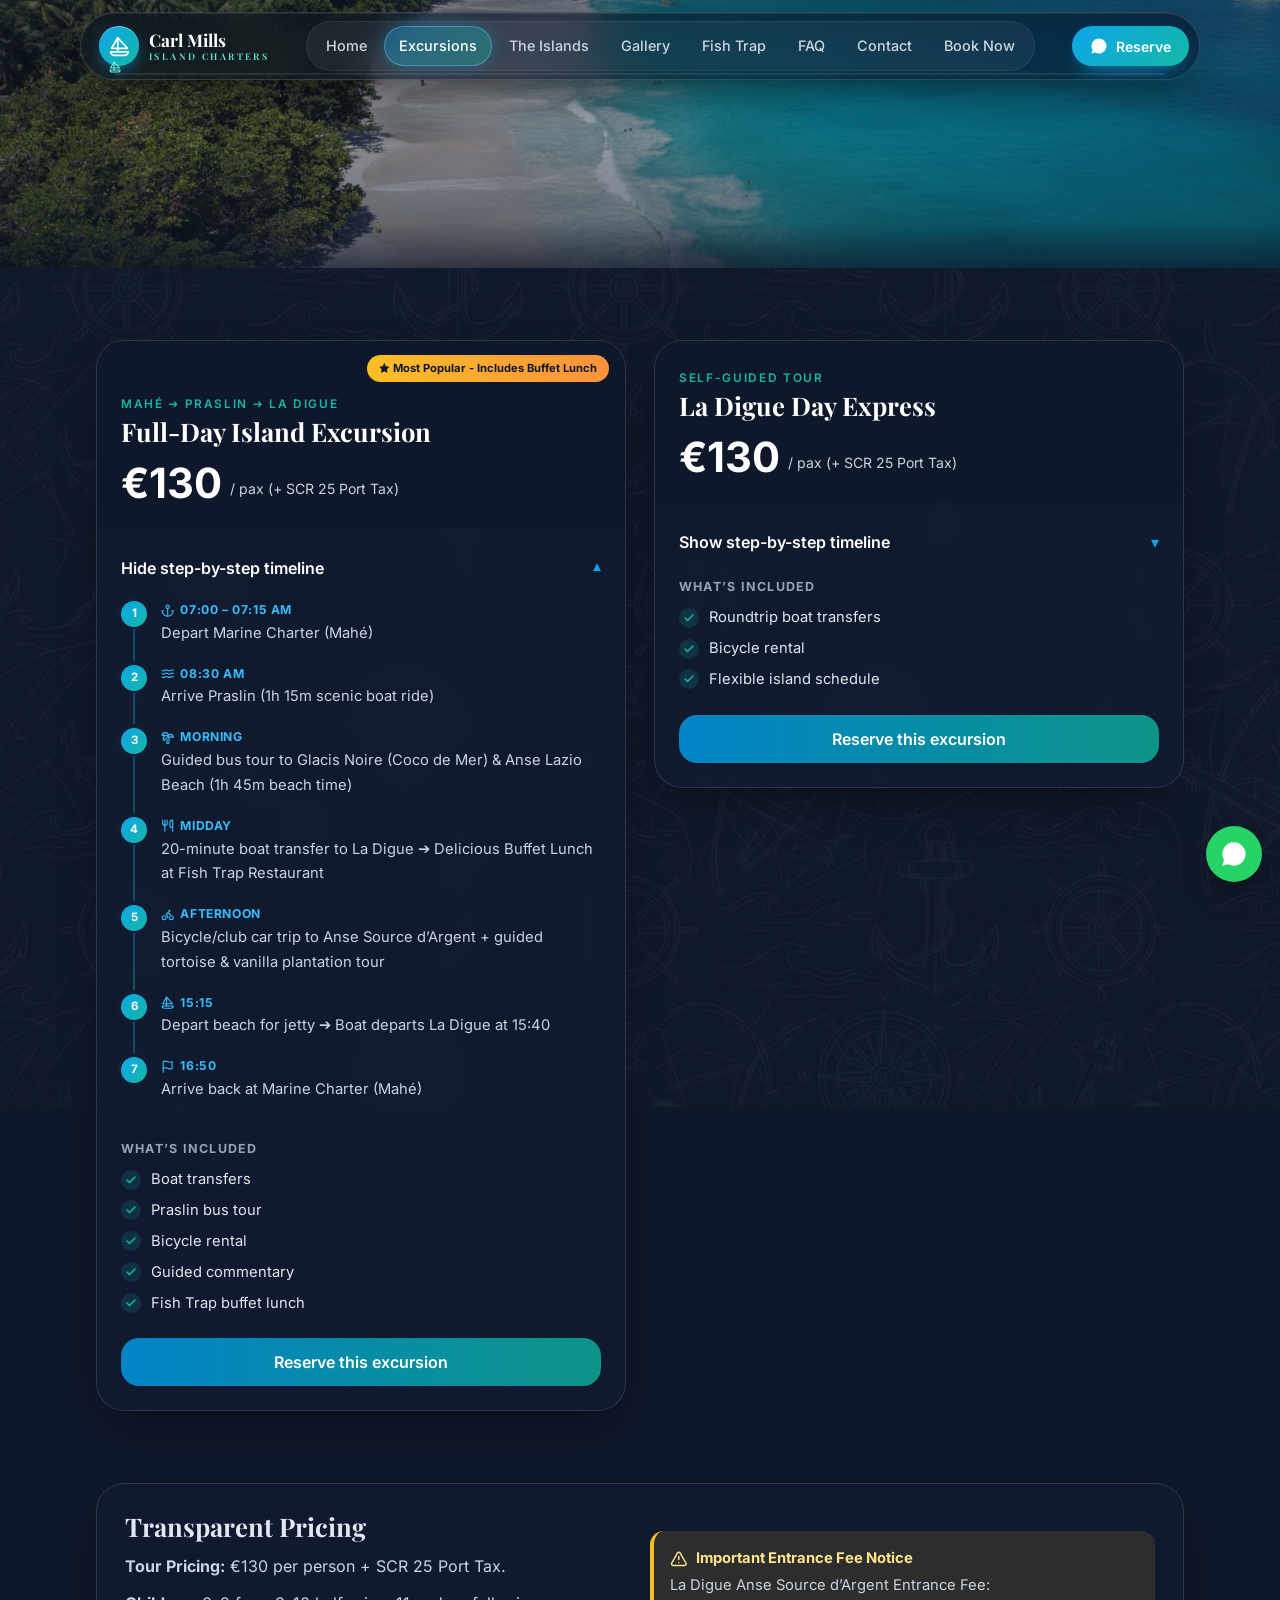
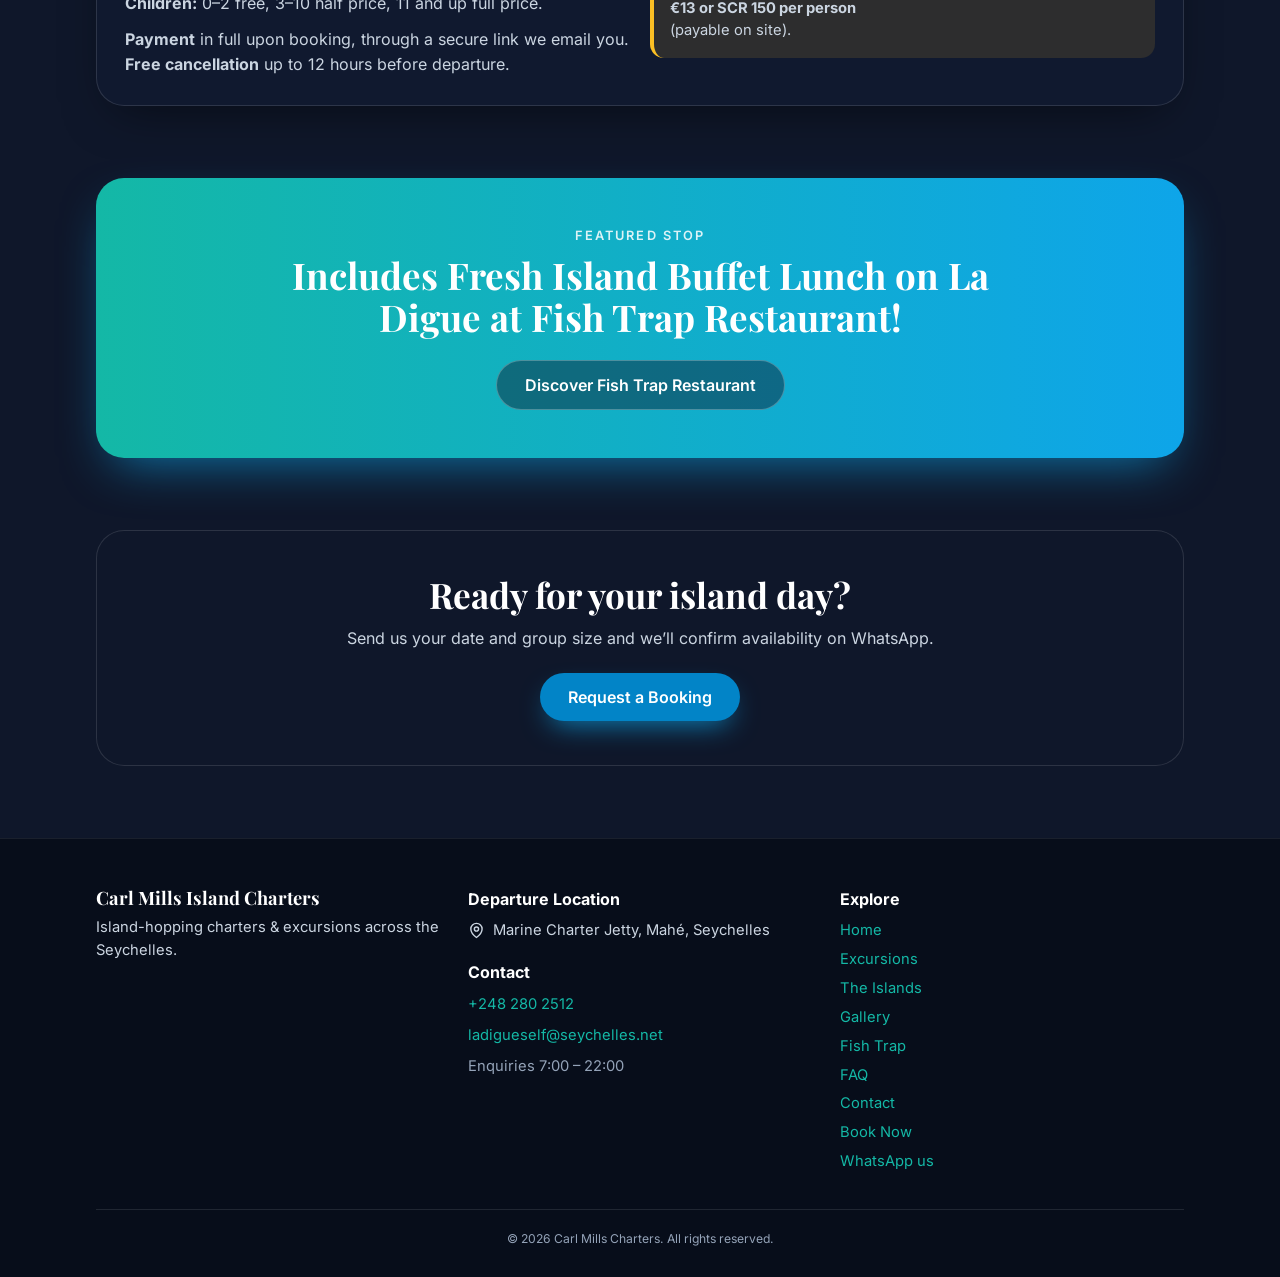
<file: excursions.html>
<!DOCTYPE html>
<html lang="en">
<head>
<meta charset="UTF-8">
<meta name="viewport" content="width=device-width, initial-scale=1">
<title>Mahé to La Digue &amp; Praslin Day Excursions | Carl Mills Charters</title>
<meta name="description" content="Full-Day Island Excursion (Mahé, Praslin, La Digue) or the self-guided La Digue Day Express. Timelines, inclusions and prices from €130 per person.">
<meta name="theme-color" content="#0F172A">
<meta property="og:type" content="website">
<meta property="og:locale" content="en_GB">
<meta property="og:site_name" content="Carl Mills Island Charters">
<meta property="og:title" content="Mahé to La Digue &amp; Praslin Day Excursions | Carl Mills Charters">
<meta property="og:description" content="Full-Day Island Excursion (Mahé, Praslin, La Digue) or the self-guided La Digue Day Express. Timelines, inclusions and prices from €130 per person.">
<link rel="icon" href="data:image/svg+xml,%3Csvg xmlns='http://www.w3.org/2000/svg' viewBox='0 0 24 24' fill='none' stroke='%2314B8A6' stroke-width='2' stroke-linecap='round' stroke-linejoin='round'%3E%3Cpath d='M22 18H2a4 4 0 0 0 4 4h12a4 4 0 0 0 4-4Z'/%3E%3Cpath d='M21 14 10 2 3 14h18Z'/%3E%3Cpath d='M10 2v16'/%3E%3C/svg%3E">
<link rel="preload" as="image" href="images/hero_bg.jpeg">
<link rel="preload" as="font" type="font/woff2" href="fonts/inter-latin-400-normal.woff2" crossorigin>
<link rel="preload" as="font" type="font/woff2" href="fonts/inter-latin-600-normal.woff2" crossorigin>
<link rel="preload" as="font" type="font/woff2" href="fonts/playfair-display-latin-700-normal.woff2" crossorigin>
<script type="application/ld+json">{"@context":"https://schema.org","@graph":[{"@type":"TravelAgency","@id":"#business","name":"Carl Mills Island Charters","description":"Daily island hopping boat trips from Mahé to Praslin and La Digue in the Seychelles, with guided excursions, bicycle hire and a buffet lunch.","telephone":"+2482802512","email":"ladigueself@seychelles.net","priceRange":"€130 per person","areaServed":["Mahé","Praslin","La Digue","Seychelles"],"availableLanguage":["English","French","Seychellois Creole"],"address":{"@type":"PostalAddress","streetAddress":"Marine Charter Jetty","addressLocality":"Mahé","addressCountry":"SC"},"geo":{"@type":"GeoCoordinates","latitude":-4.624416579567784,"longitude":55.455228717177796}},{"@type":"TouristTrip","name":"Full-Day Island Excursion: Mahé, Praslin and La Digue","description":"Boat from Mahé to Praslin, guided bus tour to Glacis Noire and Anse Lazio, boat to La Digue, buffet lunch at Fish Trap Restaurant, bicycle or club car to Anse Source d’Argent and a guided tortoise and vanilla plantation tour. Back on Mahé by 16:50.","touristType":["Families","Couples","Groups"],"provider":{"@id":"#business"},"offers":{"@type":"Offer","price":"130","priceCurrency":"EUR","availability":"https://schema.org/InStock","description":"Per person, plus SCR 25 port tax. Children 0-2 free, 3-10 half price."}},{"@type":"TouristTrip","name":"La Digue Day Express (self-guided)","description":"Boat from Mahé to Praslin, Cat Rose connection to La Digue, bicycle rental included and a self-guided day on La Digue. Back on Mahé by 16:45.","touristType":["Couples","Independent travellers"],"provider":{"@id":"#business"},"offers":{"@type":"Offer","price":"130","priceCurrency":"EUR","availability":"https://schema.org/InStock","description":"Per person, plus SCR 25 port tax. Children 0-2 free, 3-10 half price."}}]}</script>
<script>(function(){var d=document.documentElement;d.classList.add("loading");try{if(sessionStorage.getItem("cm-seen"))d.classList.add("seen");}catch(e){}})();</script>
<noscript><style>.loader{display:none}html.loading{overflow:auto!important}html.loading .hero .wrap>*,html.loading .phero .wrap>*{opacity:1!important}</style></noscript>
<link rel="stylesheet" href="style.css">
</head>
<body data-route="excursions">
<svg width="0" height="0" style="position:absolute" aria-hidden="true"><symbol id="i-phone" viewBox="0 0 24 24"><path d="M22 16.92v3a2 2 0 0 1-2.18 2 19.79 19.79 0 0 1-8.63-3.07 19.5 19.5 0 0 1-6-6 19.79 19.79 0 0 1-3.07-8.67A2 2 0 0 1 4.11 2h3a2 2 0 0 1 2 1.72 12.84 12.84 0 0 0 .7 2.81 2 2 0 0 1-.45 2.11L8.09 9.91a16 16 0 0 0 6 6l1.27-1.27a2 2 0 0 1 2.11-.45 12.84 12.84 0 0 0 2.81.7A2 2 0 0 1 22 16.92z"/></symbol><symbol id="i-mail" viewBox="0 0 24 24"><rect width="20" height="16" x="2" y="4" rx="2"/><path d="m22 7-8.97 5.7a1.94 1.94 0 0 1-2.06 0L2 7"/></symbol><symbol id="i-clock" viewBox="0 0 24 24"><circle cx="12" cy="12" r="10"/><polyline points="12 6 12 12 16 14"/></symbol><symbol id="i-globe" viewBox="0 0 24 24"><circle cx="12" cy="12" r="10"/><path d="M12 2a14.5 14.5 0 0 0 0 20 14.5 14.5 0 0 0 0-20"/><path d="M2 12h20"/></symbol><symbol id="i-calendar-days" viewBox="0 0 24 24"><path d="M8 2v4"/><path d="M16 2v4"/><rect width="18" height="18" x="3" y="4" rx="2"/><path d="M3 10h18"/><path d="M8 14h.01"/><path d="M12 14h.01"/><path d="M16 14h.01"/><path d="M8 18h.01"/><path d="M12 18h.01"/><path d="M16 18h.01"/></symbol><symbol id="i-credit-card" viewBox="0 0 24 24"><rect width="20" height="14" x="2" y="5" rx="2"/><line x1="2" x2="22" y1="10" y2="10"/></symbol><symbol id="i-circle-check" viewBox="0 0 24 24"><circle cx="12" cy="12" r="10"/><path d="m9 12 2 2 4-4"/></symbol><symbol id="i-users" viewBox="0 0 24 24"><path d="M16 21v-2a4 4 0 0 0-4-4H6a4 4 0 0 0-4 4v2"/><circle cx="9" cy="7" r="4"/><path d="M22 21v-2a4 4 0 0 0-3-3.87"/><path d="M16 3.13a4 4 0 0 1 0 7.75"/></symbol><symbol id="i-anchor" viewBox="0 0 24 24"><path d="M12 22V8"/><path d="M5 12H2a10 10 0 0 0 20 0h-3"/><circle cx="12" cy="5" r="3"/></symbol><symbol id="i-sailboat" viewBox="0 0 24 24"><path d="M22 18H2a4 4 0 0 0 4 4h12a4 4 0 0 0 4-4Z"/><path d="M21 14 10 2 3 14h18Z"/><path d="M10 2v16"/></symbol><symbol id="i-waves" viewBox="0 0 24 24"><path d="M2 6c.6.5 1.2 1 2.5 1C7 7 7 5 9.5 5c2.6 0 2.4 2 5 2 2.5 0 2.5-2 5-2 1.3 0 1.9.5 2.5 1"/><path d="M2 12c.6.5 1.2 1 2.5 1 2.5 0 2.5-2 5-2 2.6 0 2.4 2 5 2 2.5 0 2.5-2 5-2 1.3 0 1.9.5 2.5 1"/><path d="M2 18c.6.5 1.2 1 2.5 1 2.5 0 2.5-2 5-2 2.6 0 2.4 2 5 2 2.5 0 2.5-2 5-2 1.3 0 1.9.5 2.5 1"/></symbol><symbol id="i-tree-palm" viewBox="0 0 24 24"><path d="M13 8c0-2.76-2.46-5-5.5-5S2 5.24 2 8h2l1-1 1 1h4"/><path d="M13 7.14A5.82 5.82 0 0 1 16.5 6c3.04 0 5.5 2.24 5.5 5h-3l-1-1-1 1h-3"/><path d="M5.89 9.71c-2.15 2.15-2.3 5.47-.35 7.43l4.24-4.25.7-.7.71-.71 2.12-2.12c-1.95-1.96-5.27-1.8-7.42.35"/><path d="M11 15.5c.5 2.5-.17 4.5-1 6.5h4c2-5.5-.5-12-1-14"/></symbol><symbol id="i-bike" viewBox="0 0 24 24"><circle cx="18.5" cy="17.5" r="3.5"/><circle cx="5.5" cy="17.5" r="3.5"/><circle cx="15" cy="5" r="1"/><path d="M12 17.5V14l-3-3 4-3 2 3h2"/></symbol><symbol id="i-utensils" viewBox="0 0 24 24"><path d="M3 2v7c0 1.1.9 2 2 2h4a2 2 0 0 0 2-2V2"/><path d="M7 2v20"/><path d="M21 15V2a5 5 0 0 0-5 5v6c0 1.1.9 2 2 2h3Zm0 0v7"/></symbol><symbol id="i-flag" viewBox="0 0 24 24"><path d="M4 15s1-1 4-1 5 2 8 2 4-1 4-1V3s-1 1-4 1-5-2-8-2-4 1-4 1z"/><line x1="4" x2="4" y1="22" y2="15"/></symbol><symbol id="i-star" viewBox="0 0 24 24"><polygon points="12 2 15.09 8.26 22 9.27 17 14.14 18.18 21.02 12 17.77 5.82 21.02 7 14.14 2 9.27 8.91 8.26 12 2"/></symbol><symbol id="i-triangle-alert" viewBox="0 0 24 24"><path d="m21.73 18-8-14a2 2 0 0 0-3.48 0l-8 14A2 2 0 0 0 4 21h16a2 2 0 0 0 1.73-3"/><path d="M12 9v4"/><path d="M12 17h.01"/></symbol><symbol id="i-map-pin" viewBox="0 0 24 24"><path d="M20 10c0 6-8 12-8 12s-8-6-8-12a8 8 0 0 1 16 0Z"/><circle cx="12" cy="10" r="3"/></symbol><symbol id="i-menu" viewBox="0 0 24 24"><line x1="4" x2="20" y1="12" y2="12"/><line x1="4" x2="20" y1="6" y2="6"/><line x1="4" x2="20" y1="18" y2="18"/></symbol><symbol id="i-x" viewBox="0 0 24 24"><path d="M18 6 6 18"/><path d="m6 6 12 12"/></symbol><symbol id="i-chevron-left" viewBox="0 0 24 24"><path d="m15 18-6-6 6-6"/></symbol><symbol id="i-chevron-right" viewBox="0 0 24 24"><path d="m9 18 6-6-6-6"/></symbol><symbol id="i-arrow-up-right" viewBox="0 0 24 24"><path d="M7 7h10v10"/><path d="M7 17 17 7"/></symbol></svg>
<div class="loader" id="loader" aria-hidden="true">
<div class="ld-inner">
<div class="ld-logo"><svg class="i"><use href="#i-sailboat"/></svg></div>
<div class="ld-name"><b>Carl Mills</b><small>Island Charters</small></div>
<div class="ld-route" id="ldRoute">
<span class="ld-line"><i></i></span>
<span class="ld-node on" style="left:calc(8px + (100% - 16px) * 0)"><em>Mahé</em></span>
<span class="ld-node" style="left:calc(8px + (100% - 16px) * .5)"><em>Praslin</em></span>
<span class="ld-node" style="left:calc(8px + (100% - 16px) * 1)"><em>La Digue</em></span>
<span class="ld-boat"><svg class="i"><use href="#i-sailboat"/></svg></span>
</div>
<p class="ld-msg" id="ldMsg">Setting sail…</p>
</div>
<div class="ld-wave a"></div><div class="ld-wave b"></div>
<svg class="ld-edge-top" viewBox="0 0 1440 100" preserveAspectRatio="none"><path d="M0,60C240,10 480,90 720,50C960,10 1200,80 1440,40V100H0Z"/></svg><svg class="ld-edge" viewBox="0 0 1440 100" preserveAspectRatio="none"><path d="M0,0H1440V32C1200,86 960,4 720,44C480,84 240,10 0,54Z"/></svg>
</div>
<div class="bg-fx" id="bgfx" aria-hidden="true"></div>
<svg width="0" height="0" style="position:absolute" aria-hidden="true"><symbol id="wa" viewBox="0 0 24 24"><path d="M17.5 14.4c-.3-.15-1.7-.85-2-.95-.27-.1-.47-.15-.67.15-.2.3-.77.95-.94 1.15-.17.2-.35.22-.64.07-.3-.15-1.25-.46-2.38-1.47-.88-.78-1.47-1.75-1.64-2.05-.17-.3-.02-.46.13-.6.13-.13.3-.35.45-.52.15-.17.2-.3.3-.5.1-.2.05-.37-.02-.52-.08-.15-.67-1.6-.92-2.2-.24-.58-.48-.5-.67-.5h-.57c-.2 0-.52.07-.8.37-.27.3-1.04 1.02-1.04 2.48s1.07 2.88 1.22 3.08c.15.2 2.1 3.2 5.08 4.49.71.3 1.26.49 1.7.63.71.23 1.36.2 1.87.12.57-.08 1.76-.72 2-1.41.25-.7.25-1.29.17-1.41-.07-.12-.27-.2-.57-.35zM12 2a10 10 0 0 0-8.6 15.1L2 22l5-1.3A10 10 0 1 0 12 2z"/></symbol></svg>
<header class="nav" id="nav">
<div class="nav-bar">
<a class="brand" href="index.html" aria-label="Carl Mills Island Charters, home"><span class="logo"><svg class="i" aria-hidden="true"><use href="#i-sailboat"/></svg></span><span class="bt"><b>Carl Mills</b><small>Island Charters</small></span></a>
<nav class="navlinks" id="navMenu" aria-label="Main"><span class="tide fresh" aria-hidden="true"></span><a href="index.html" data-link="home">Home</a><a href="excursions.html" data-link="excursions" aria-current="page">Excursions</a><a href="islands.html" data-link="islands">The Islands</a><a href="gallery.html" data-link="gallery">Gallery</a><a href="fish-trap.html" data-link="fishtrap">Fish Trap</a><a href="faq.html" data-link="faq">FAQ</a><a href="contact.html" data-link="contact">Contact</a><a href="book.html" data-link="book">Book Now</a></nav>
<div class="right"><a class="btn btn-wa js-wa" href="#" target="_blank" rel="noopener"><svg class="ico"><use href="#wa"/></svg><span class="rt">Reserve</span></a>
<button class="navburger" id="navBurger" type="button" aria-label="Menu" aria-expanded="false" aria-controls="sheet"><svg class="i i-menu" aria-hidden="true"><use href="#i-menu"/></svg><svg class="i i-x" aria-hidden="true"><use href="#i-x"/></svg></button></div>
<span class="wake" aria-hidden="true"><i></i><span class="boat"><svg class="i" aria-hidden="true"><use href="#i-sailboat"/></svg></span></span>
</div>
<div class="sheet" id="sheet"><nav aria-label="Mobile"><ol class="trail"><li style="--i:0"><a href="index.html" data-link="home"><span class="n">01</span><span class="t"><b>Home</b><small>Welcome aboard</small></span></a></li><li style="--i:1"><a href="excursions.html" data-link="excursions" aria-current="page"><span class="n">02</span><span class="t"><b>Excursions</b><small>Pick your adventure</small></span></a></li><li style="--i:2"><a href="islands.html" data-link="islands"><span class="n">03</span><span class="t"><b>The Islands</b><small>Praslin &amp; La Digue</small></span></a></li><li style="--i:3"><a href="gallery.html" data-link="gallery"><span class="n">04</span><span class="t"><b>Gallery</b><small>The view from the water</small></span></a></li><li style="--i:4"><a href="fish-trap.html" data-link="fishtrap"><span class="n">05</span><span class="t"><b>Fish Trap</b><small>Your lunch stop</small></span></a></li><li style="--i:5"><a href="faq.html" data-link="faq"><span class="n">06</span><span class="t"><b>FAQ</b><small>Good to know</small></span></a></li><li style="--i:6"><a href="contact.html" data-link="contact"><span class="n">07</span><span class="t"><b>Contact</b><small>We reply within the hour</small></span></a></li><li style="--i:7"><a href="book.html" data-link="book"><span class="n">08</span><span class="t"><b>Book Now</b><small>Reserve your spot</small></span></a></li></ol></nav>
<div class="sheet-foot"><a class="btn btn-wa js-wa" href="#" target="_blank" rel="noopener"><svg class="ico"><use href="#wa"/></svg> Chat on WhatsApp</a>
<p class="loc"><svg class="i" aria-hidden="true"><use href="#i-map-pin"/></svg> Marine Charter Jetty, Mahé</p></div></div>
</header>
<script>(function(){var m=document.getElementById("navMenu");if(!m)return;var a=m.querySelector("[aria-current]"),t=m.querySelector(".tide");if(a&&t&&a.offsetWidth){t.style.opacity=1;t.style.width=a.offsetWidth+"px";t.style.transform="translateX("+a.offsetLeft+"px)";}})();</script>
<main>
<section class="view" id="view-excursions" data-route="excursions"><section class="phero"><div class="wrap"><h1>Our Excursions</h1><p>Two ways to experience Mahé, Praslin and La Digue in a single day.</p></div></section>
<section class="block"><div class="wrap"><div class="grid"><div id="pkg-full"><article class="card"><div class="card-top has-badge"><span class="badge"><svg class="i" aria-hidden="true"><use href="#i-star"/></svg> Most Popular - Includes Buffet Lunch</span><p class="route">Mahé ➔ Praslin ➔ La Digue</p><h3>Full-Day Island Excursion</h3>
<div class="price"><b>€130</b><small>/ pax (+ SCR 25 Port Tax)</small></div></div>
<div class="card-body"><details open><summary><span><span class="show">Show</span><span class="hide">Hide</span> step-by-step timeline</span></summary><ol class="tl"><li><time><svg class="i" aria-hidden="true"><use href="#i-anchor"/></svg>07:00 – 07:15 AM</time><span>Depart Marine Charter (Mahé)</span></li><li><time><svg class="i" aria-hidden="true"><use href="#i-waves"/></svg>08:30 AM</time><span>Arrive Praslin (1h 15m scenic boat ride)</span></li><li><time><svg class="i" aria-hidden="true"><use href="#i-tree-palm"/></svg>Morning</time><span>Guided bus tour to Glacis Noire (Coco de Mer) &amp; Anse Lazio Beach (1h 45m beach time)</span></li><li><time><svg class="i" aria-hidden="true"><use href="#i-utensils"/></svg>Midday</time><span>20-minute boat transfer to La Digue ➔ Delicious Buffet Lunch at Fish Trap Restaurant</span></li><li><time><svg class="i" aria-hidden="true"><use href="#i-bike"/></svg>Afternoon</time><span>Bicycle/club car trip to Anse Source d’Argent + guided tortoise &amp; vanilla plantation tour</span></li><li><time><svg class="i" aria-hidden="true"><use href="#i-sailboat"/></svg>15:15</time><span>Depart beach for jetty ➔ Boat departs La Digue at 15:40</span></li><li><time><svg class="i" aria-hidden="true"><use href="#i-flag"/></svg>16:50</time><span>Arrive back at Marine Charter (Mahé)</span></li></ol></details>
<div class="inc"><h4>What’s included</h4><ul><li>Boat transfers</li><li>Praslin bus tour</li><li>Bicycle rental</li><li>Guided commentary</li><li>Fish Trap buffet lunch</li></ul></div></div>
<div class="card-foot"><a class="btn btn-block" href="book.html?pkg=full-day">Reserve this excursion</a></div></article></div><div id="pkg-express"><article class="card"><div class="card-top"><p class="route">Self-Guided Tour</p><h3>La Digue Day Express</h3>
<div class="price"><b>€130</b><small>/ pax (+ SCR 25 Port Tax)</small></div></div>
<div class="card-body"><details><summary><span><span class="show">Show</span><span class="hide">Hide</span> step-by-step timeline</span></summary><ol class="tl"><li><time><svg class="i" aria-hidden="true"><use href="#i-anchor"/></svg>07:15 AM</time><span>Depart Marine Charter (Mahé) ➔ Arrive Praslin 08:30 AM</span></li><li><time><svg class="i" aria-hidden="true"><use href="#i-waves"/></svg>09:15 AM</time><span>Cat Rose boat connection to La Digue</span></li><li><time><svg class="i" aria-hidden="true"><use href="#i-bike"/></svg>Day</time><span>Self-guided island exploration with included bicycle rental</span></li><li><time><svg class="i" aria-hidden="true"><use href="#i-flag"/></svg>15:20</time><span>Return to La Digue jetty ➔ Depart 15:30 ➔ Arrive Mahé at 16:45</span></li></ol></details>
<div class="inc"><h4>What’s included</h4><ul><li>Roundtrip boat transfers</li><li>Bicycle rental</li><li>Flexible island schedule</li></ul></div></div>
<div class="card-foot"><a class="btn btn-block" href="book.html?pkg=express">Reserve this excursion</a></div></article></div></div></div></section>
<section class="wrap" aria-labelledby="fees-h-excursions"><div class="fees">
<div><h2 id="fees-h-excursions">Transparent Pricing</h2><p><strong>Tour Pricing:</strong> €130 per person + SCR 25 Port Tax.</p><p><strong>Children:</strong> 0–2 free, 3–10 half price, 11 and up full price.</p><p><strong>Payment</strong> in full upon booking, through a secure link we email you. <strong>Free cancellation</strong> up to 12 hours before departure.</p></div>
<div class="notice" role="note"><strong><svg class="i" aria-hidden="true"><use href="#i-triangle-alert"/></svg><span>Important Entrance Fee Notice</span></strong><p>La Digue Anse Source d’Argent Entrance Fee: <strong>€13 or SCR 150 per person</strong> (payable on site).</p></div>
</div></section><section class="block"><div class="wrap"><div class="fish"><p>Featured Stop</p>
<h2>Includes Fresh Island Buffet Lunch on La Digue at Fish Trap Restaurant!</h2><div style="margin-top:22px"><a class="btn btn-glass" href="fish-trap.html">Discover Fish Trap Restaurant</a></div></div></div></section><section class="block" style="padding-top:0"><div class="wrap"><div class="cta-band">
<h2>Ready for your island day?</h2><p>Send us your date and group size and we’ll confirm availability on WhatsApp.</p>
<a class="btn btn-cyan" href="book.html">Request a Booking</a></div></div></section></section>
</main>
<footer><div class="wrap">
<div class="fgrid">
<div><h3>Carl Mills Island Charters</h3><p>Island-hopping charters &amp; excursions across the Seychelles.</p></div>
<div><h4>Departure Location</h4><p class="loc"><svg class="i" aria-hidden="true"><use href="#i-map-pin"/></svg> Marine Charter Jetty, Mahé, Seychelles</p><h4 style="margin-top:18px">Contact</h4><p><a href="tel:+2482802512">+248&nbsp;280&nbsp;2512</a></p><p><a href="mailto:ladigueself@seychelles.net">ladigueself@seychelles.net</a></p><p style="color:#94a3b8">Enquiries 7:00 – 22:00</p></div>
<div><h4>Explore</h4><div class="flinks"><a href="index.html">Home</a><a href="excursions.html">Excursions</a><a href="islands.html">The Islands</a><a href="gallery.html">Gallery</a><a href="fish-trap.html">Fish Trap</a><a href="faq.html">FAQ</a><a href="contact.html">Contact</a><a href="book.html">Book Now</a><a class="js-wa" href="#" target="_blank" rel="noopener">WhatsApp us</a></div></div>
</div>
<p class="copy">© <span id="yr">2026</span> Carl Mills Charters. All rights reserved.</p>
</div></footer>
<a class="float js-wa" href="#" target="_blank" rel="noopener" aria-label="Chat on WhatsApp"><svg class="ico"><use href="#wa"/></svg></a>
<div class="lb" id="lb" role="dialog" aria-modal="true" aria-label="Photo viewer" hidden>
<button class="lb-x" type="button" aria-label="Close"><svg class="i" aria-hidden="true"><use href="#i-x"/></svg></button><button class="lb-p" type="button" aria-label="Previous photo"><svg class="i" aria-hidden="true"><use href="#i-chevron-left"/></svg></button>
<img alt=""><button class="lb-n" type="button" aria-label="Next photo"><svg class="i" aria-hidden="true"><use href="#i-chevron-right"/></svg></button><p class="cap"></p></div>
<script src="main.js" defer></script>
</body>
</html>
</file>
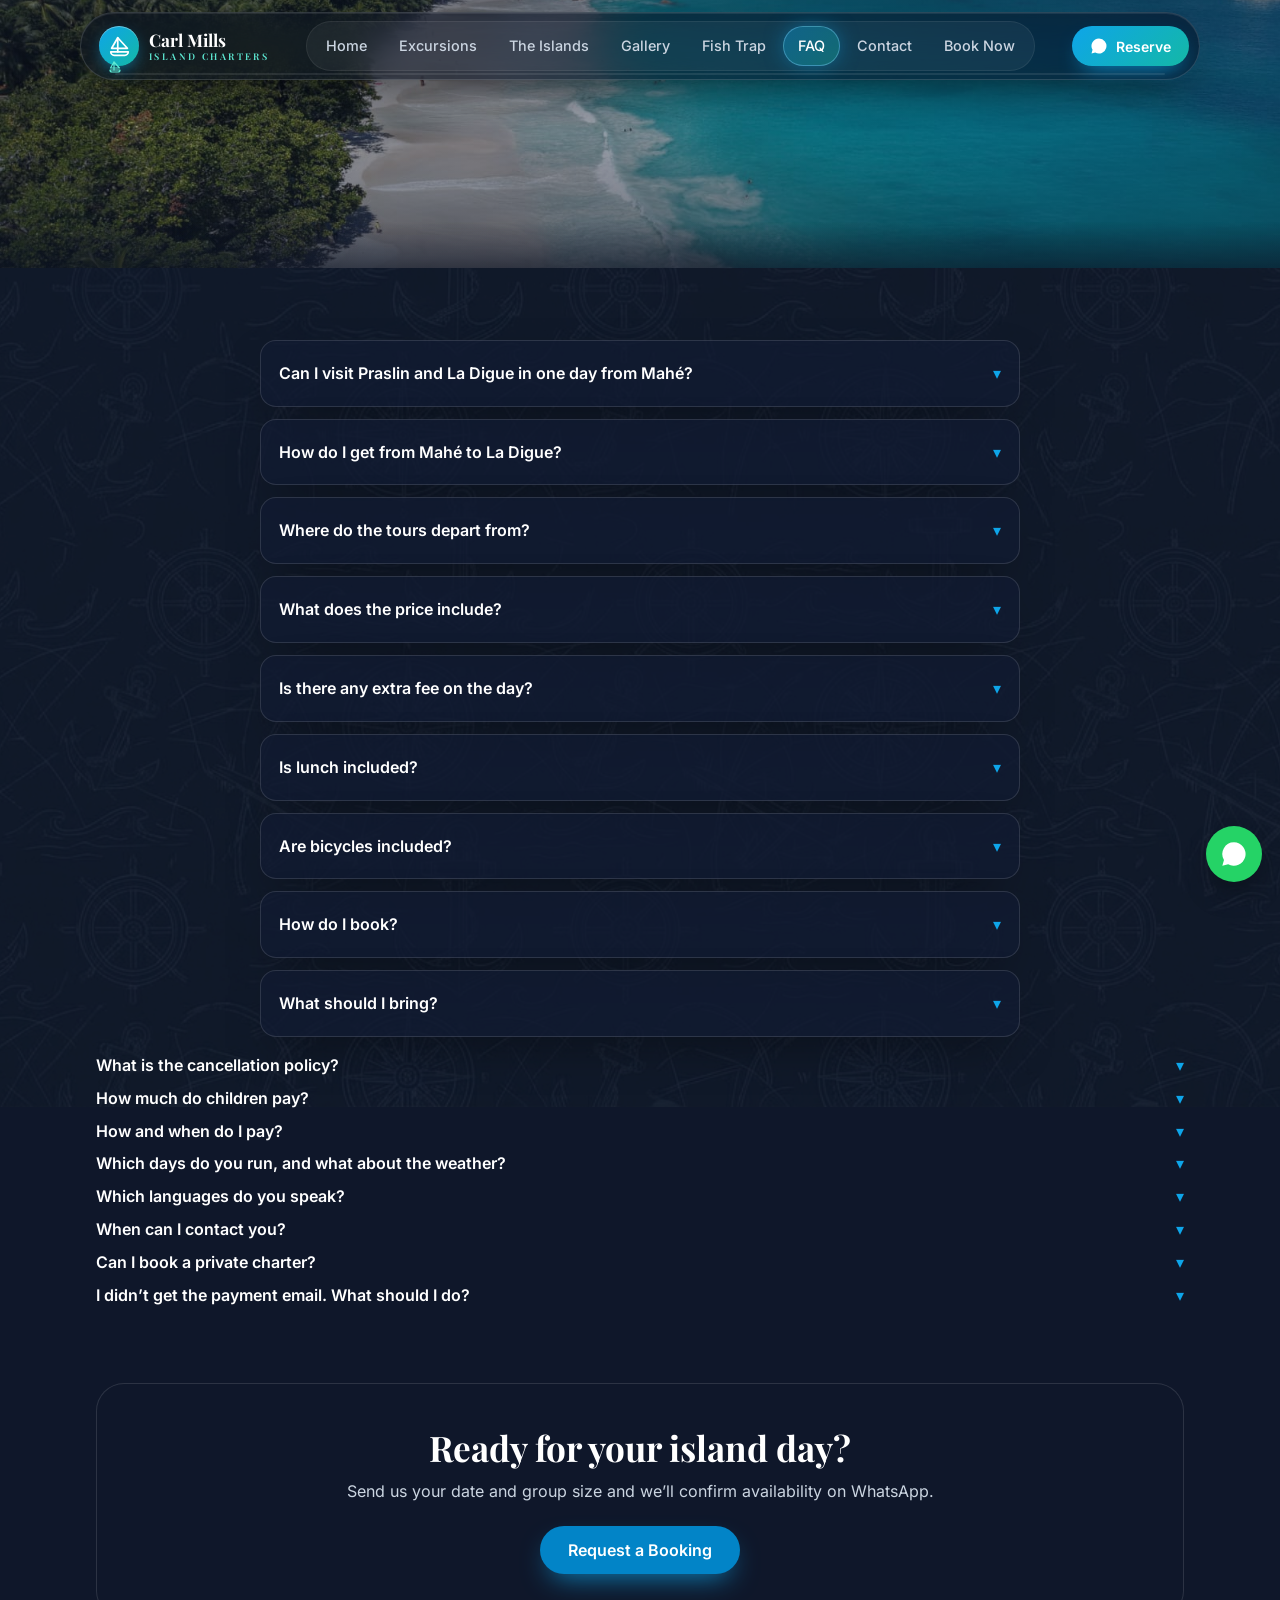
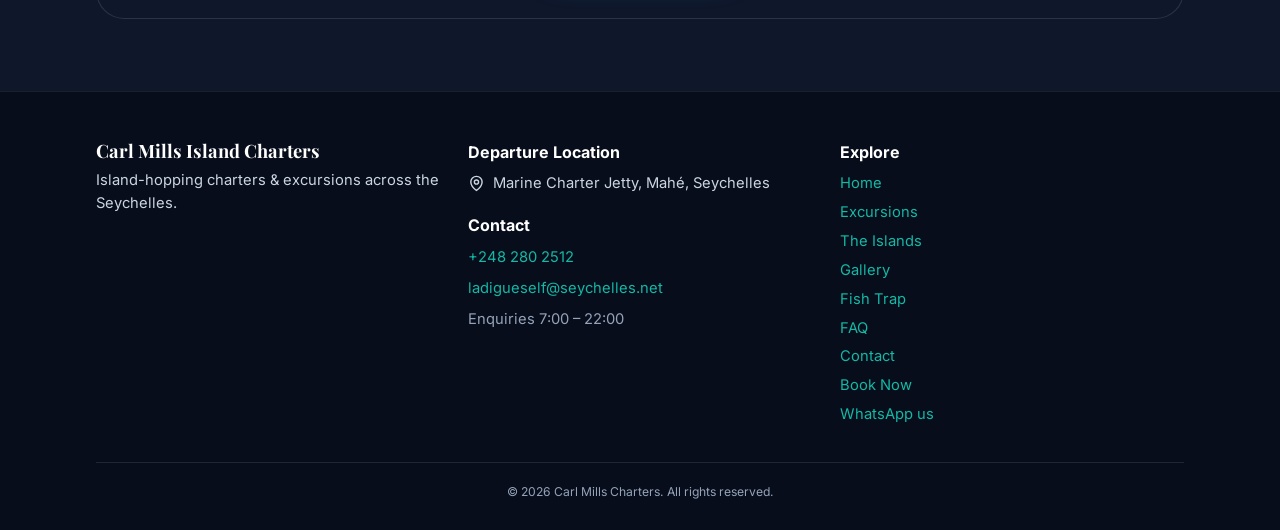
<file: faq.html>
<!DOCTYPE html>
<html lang="en">
<head>
<meta charset="UTF-8">
<meta name="viewport" content="width=device-width, initial-scale=1">
<title>Seychelles Island Hopping FAQ | Carl Mills Island Charters</title>
<meta name="description" content="Answers about our Seychelles island hopping tours: departure times, prices, children, cancellation, payment, weather and private charters.">
<meta name="theme-color" content="#0F172A">
<meta property="og:type" content="website">
<meta property="og:locale" content="en_GB">
<meta property="og:site_name" content="Carl Mills Island Charters">
<meta property="og:title" content="Seychelles Island Hopping FAQ | Carl Mills Island Charters">
<meta property="og:description" content="Answers about our Seychelles island hopping tours: departure times, prices, children, cancellation, payment, weather and private charters.">
<link rel="icon" href="data:image/svg+xml,%3Csvg xmlns='http://www.w3.org/2000/svg' viewBox='0 0 24 24' fill='none' stroke='%2314B8A6' stroke-width='2' stroke-linecap='round' stroke-linejoin='round'%3E%3Cpath d='M22 18H2a4 4 0 0 0 4 4h12a4 4 0 0 0 4-4Z'/%3E%3Cpath d='M21 14 10 2 3 14h18Z'/%3E%3Cpath d='M10 2v16'/%3E%3C/svg%3E">
<link rel="preload" as="image" href="images/hero_bg.jpeg">
<link rel="preload" as="font" type="font/woff2" href="fonts/inter-latin-400-normal.woff2" crossorigin>
<link rel="preload" as="font" type="font/woff2" href="fonts/inter-latin-600-normal.woff2" crossorigin>
<link rel="preload" as="font" type="font/woff2" href="fonts/playfair-display-latin-700-normal.woff2" crossorigin>
<script type="application/ld+json">{"@context":"https://schema.org","@graph":[{"@type":"TravelAgency","@id":"#business","name":"Carl Mills Island Charters","description":"Daily island hopping boat trips from Mahé to Praslin and La Digue in the Seychelles, with guided excursions, bicycle hire and a buffet lunch.","telephone":"+2482802512","email":"ladigueself@seychelles.net","priceRange":"€130 per person","areaServed":["Mahé","Praslin","La Digue","Seychelles"],"availableLanguage":["English","French","Seychellois Creole"],"address":{"@type":"PostalAddress","streetAddress":"Marine Charter Jetty","addressLocality":"Mahé","addressCountry":"SC"},"geo":{"@type":"GeoCoordinates","latitude":-4.624416579567784,"longitude":55.455228717177796}}]}</script>
<script>(function(){var d=document.documentElement;d.classList.add("loading");try{if(sessionStorage.getItem("cm-seen"))d.classList.add("seen");}catch(e){}})();</script>
<noscript><style>.loader{display:none}html.loading{overflow:auto!important}html.loading .hero .wrap>*,html.loading .phero .wrap>*{opacity:1!important}</style></noscript>
<link rel="stylesheet" href="style.css">
</head>
<body data-route="faq">
<svg width="0" height="0" style="position:absolute" aria-hidden="true"><symbol id="i-phone" viewBox="0 0 24 24"><path d="M22 16.92v3a2 2 0 0 1-2.18 2 19.79 19.79 0 0 1-8.63-3.07 19.5 19.5 0 0 1-6-6 19.79 19.79 0 0 1-3.07-8.67A2 2 0 0 1 4.11 2h3a2 2 0 0 1 2 1.72 12.84 12.84 0 0 0 .7 2.81 2 2 0 0 1-.45 2.11L8.09 9.91a16 16 0 0 0 6 6l1.27-1.27a2 2 0 0 1 2.11-.45 12.84 12.84 0 0 0 2.81.7A2 2 0 0 1 22 16.92z"/></symbol><symbol id="i-mail" viewBox="0 0 24 24"><rect width="20" height="16" x="2" y="4" rx="2"/><path d="m22 7-8.97 5.7a1.94 1.94 0 0 1-2.06 0L2 7"/></symbol><symbol id="i-clock" viewBox="0 0 24 24"><circle cx="12" cy="12" r="10"/><polyline points="12 6 12 12 16 14"/></symbol><symbol id="i-globe" viewBox="0 0 24 24"><circle cx="12" cy="12" r="10"/><path d="M12 2a14.5 14.5 0 0 0 0 20 14.5 14.5 0 0 0 0-20"/><path d="M2 12h20"/></symbol><symbol id="i-calendar-days" viewBox="0 0 24 24"><path d="M8 2v4"/><path d="M16 2v4"/><rect width="18" height="18" x="3" y="4" rx="2"/><path d="M3 10h18"/><path d="M8 14h.01"/><path d="M12 14h.01"/><path d="M16 14h.01"/><path d="M8 18h.01"/><path d="M12 18h.01"/><path d="M16 18h.01"/></symbol><symbol id="i-credit-card" viewBox="0 0 24 24"><rect width="20" height="14" x="2" y="5" rx="2"/><line x1="2" x2="22" y1="10" y2="10"/></symbol><symbol id="i-circle-check" viewBox="0 0 24 24"><circle cx="12" cy="12" r="10"/><path d="m9 12 2 2 4-4"/></symbol><symbol id="i-users" viewBox="0 0 24 24"><path d="M16 21v-2a4 4 0 0 0-4-4H6a4 4 0 0 0-4 4v2"/><circle cx="9" cy="7" r="4"/><path d="M22 21v-2a4 4 0 0 0-3-3.87"/><path d="M16 3.13a4 4 0 0 1 0 7.75"/></symbol><symbol id="i-anchor" viewBox="0 0 24 24"><path d="M12 22V8"/><path d="M5 12H2a10 10 0 0 0 20 0h-3"/><circle cx="12" cy="5" r="3"/></symbol><symbol id="i-sailboat" viewBox="0 0 24 24"><path d="M22 18H2a4 4 0 0 0 4 4h12a4 4 0 0 0 4-4Z"/><path d="M21 14 10 2 3 14h18Z"/><path d="M10 2v16"/></symbol><symbol id="i-waves" viewBox="0 0 24 24"><path d="M2 6c.6.5 1.2 1 2.5 1C7 7 7 5 9.5 5c2.6 0 2.4 2 5 2 2.5 0 2.5-2 5-2 1.3 0 1.9.5 2.5 1"/><path d="M2 12c.6.5 1.2 1 2.5 1 2.5 0 2.5-2 5-2 2.6 0 2.4 2 5 2 2.5 0 2.5-2 5-2 1.3 0 1.9.5 2.5 1"/><path d="M2 18c.6.5 1.2 1 2.5 1 2.5 0 2.5-2 5-2 2.6 0 2.4 2 5 2 2.5 0 2.5-2 5-2 1.3 0 1.9.5 2.5 1"/></symbol><symbol id="i-tree-palm" viewBox="0 0 24 24"><path d="M13 8c0-2.76-2.46-5-5.5-5S2 5.24 2 8h2l1-1 1 1h4"/><path d="M13 7.14A5.82 5.82 0 0 1 16.5 6c3.04 0 5.5 2.24 5.5 5h-3l-1-1-1 1h-3"/><path d="M5.89 9.71c-2.15 2.15-2.3 5.47-.35 7.43l4.24-4.25.7-.7.71-.71 2.12-2.12c-1.95-1.96-5.27-1.8-7.42.35"/><path d="M11 15.5c.5 2.5-.17 4.5-1 6.5h4c2-5.5-.5-12-1-14"/></symbol><symbol id="i-bike" viewBox="0 0 24 24"><circle cx="18.5" cy="17.5" r="3.5"/><circle cx="5.5" cy="17.5" r="3.5"/><circle cx="15" cy="5" r="1"/><path d="M12 17.5V14l-3-3 4-3 2 3h2"/></symbol><symbol id="i-utensils" viewBox="0 0 24 24"><path d="M3 2v7c0 1.1.9 2 2 2h4a2 2 0 0 0 2-2V2"/><path d="M7 2v20"/><path d="M21 15V2a5 5 0 0 0-5 5v6c0 1.1.9 2 2 2h3Zm0 0v7"/></symbol><symbol id="i-flag" viewBox="0 0 24 24"><path d="M4 15s1-1 4-1 5 2 8 2 4-1 4-1V3s-1 1-4 1-5-2-8-2-4 1-4 1z"/><line x1="4" x2="4" y1="22" y2="15"/></symbol><symbol id="i-star" viewBox="0 0 24 24"><polygon points="12 2 15.09 8.26 22 9.27 17 14.14 18.18 21.02 12 17.77 5.82 21.02 7 14.14 2 9.27 8.91 8.26 12 2"/></symbol><symbol id="i-triangle-alert" viewBox="0 0 24 24"><path d="m21.73 18-8-14a2 2 0 0 0-3.48 0l-8 14A2 2 0 0 0 4 21h16a2 2 0 0 0 1.73-3"/><path d="M12 9v4"/><path d="M12 17h.01"/></symbol><symbol id="i-map-pin" viewBox="0 0 24 24"><path d="M20 10c0 6-8 12-8 12s-8-6-8-12a8 8 0 0 1 16 0Z"/><circle cx="12" cy="10" r="3"/></symbol><symbol id="i-menu" viewBox="0 0 24 24"><line x1="4" x2="20" y1="12" y2="12"/><line x1="4" x2="20" y1="6" y2="6"/><line x1="4" x2="20" y1="18" y2="18"/></symbol><symbol id="i-x" viewBox="0 0 24 24"><path d="M18 6 6 18"/><path d="m6 6 12 12"/></symbol><symbol id="i-chevron-left" viewBox="0 0 24 24"><path d="m15 18-6-6 6-6"/></symbol><symbol id="i-chevron-right" viewBox="0 0 24 24"><path d="m9 18 6-6-6-6"/></symbol><symbol id="i-arrow-up-right" viewBox="0 0 24 24"><path d="M7 7h10v10"/><path d="M7 17 17 7"/></symbol></svg>
<div class="loader" id="loader" aria-hidden="true">
<div class="ld-inner">
<div class="ld-logo"><svg class="i"><use href="#i-sailboat"/></svg></div>
<div class="ld-name"><b>Carl Mills</b><small>Island Charters</small></div>
<div class="ld-route" id="ldRoute">
<span class="ld-line"><i></i></span>
<span class="ld-node on" style="left:calc(8px + (100% - 16px) * 0)"><em>Mahé</em></span>
<span class="ld-node" style="left:calc(8px + (100% - 16px) * .5)"><em>Praslin</em></span>
<span class="ld-node" style="left:calc(8px + (100% - 16px) * 1)"><em>La Digue</em></span>
<span class="ld-boat"><svg class="i"><use href="#i-sailboat"/></svg></span>
</div>
<p class="ld-msg" id="ldMsg">Setting sail…</p>
</div>
<div class="ld-wave a"></div><div class="ld-wave b"></div>
<svg class="ld-edge-top" viewBox="0 0 1440 100" preserveAspectRatio="none"><path d="M0,60C240,10 480,90 720,50C960,10 1200,80 1440,40V100H0Z"/></svg><svg class="ld-edge" viewBox="0 0 1440 100" preserveAspectRatio="none"><path d="M0,0H1440V32C1200,86 960,4 720,44C480,84 240,10 0,54Z"/></svg>
</div>
<div class="bg-fx" id="bgfx" aria-hidden="true"></div>
<svg width="0" height="0" style="position:absolute" aria-hidden="true"><symbol id="wa" viewBox="0 0 24 24"><path d="M17.5 14.4c-.3-.15-1.7-.85-2-.95-.27-.1-.47-.15-.67.15-.2.3-.77.95-.94 1.15-.17.2-.35.22-.64.07-.3-.15-1.25-.46-2.38-1.47-.88-.78-1.47-1.75-1.64-2.05-.17-.3-.02-.46.13-.6.13-.13.3-.35.45-.52.15-.17.2-.3.3-.5.1-.2.05-.37-.02-.52-.08-.15-.67-1.6-.92-2.2-.24-.58-.48-.5-.67-.5h-.57c-.2 0-.52.07-.8.37-.27.3-1.04 1.02-1.04 2.48s1.07 2.88 1.22 3.08c.15.2 2.1 3.2 5.08 4.49.71.3 1.26.49 1.7.63.71.23 1.36.2 1.87.12.57-.08 1.76-.72 2-1.41.25-.7.25-1.29.17-1.41-.07-.12-.27-.2-.57-.35zM12 2a10 10 0 0 0-8.6 15.1L2 22l5-1.3A10 10 0 1 0 12 2z"/></symbol></svg>
<header class="nav" id="nav">
<div class="nav-bar">
<a class="brand" href="index.html" aria-label="Carl Mills Island Charters, home"><span class="logo"><svg class="i" aria-hidden="true"><use href="#i-sailboat"/></svg></span><span class="bt"><b>Carl Mills</b><small>Island Charters</small></span></a>
<nav class="navlinks" id="navMenu" aria-label="Main"><span class="tide fresh" aria-hidden="true"></span><a href="index.html" data-link="home">Home</a><a href="excursions.html" data-link="excursions">Excursions</a><a href="islands.html" data-link="islands">The Islands</a><a href="gallery.html" data-link="gallery">Gallery</a><a href="fish-trap.html" data-link="fishtrap">Fish Trap</a><a href="faq.html" data-link="faq" aria-current="page">FAQ</a><a href="contact.html" data-link="contact">Contact</a><a href="book.html" data-link="book">Book Now</a></nav>
<div class="right"><a class="btn btn-wa js-wa" href="#" target="_blank" rel="noopener"><svg class="ico"><use href="#wa"/></svg><span class="rt">Reserve</span></a>
<button class="navburger" id="navBurger" type="button" aria-label="Menu" aria-expanded="false" aria-controls="sheet"><svg class="i i-menu" aria-hidden="true"><use href="#i-menu"/></svg><svg class="i i-x" aria-hidden="true"><use href="#i-x"/></svg></button></div>
<span class="wake" aria-hidden="true"><i></i><span class="boat"><svg class="i" aria-hidden="true"><use href="#i-sailboat"/></svg></span></span>
</div>
<div class="sheet" id="sheet"><nav aria-label="Mobile"><ol class="trail"><li style="--i:0"><a href="index.html" data-link="home"><span class="n">01</span><span class="t"><b>Home</b><small>Welcome aboard</small></span></a></li><li style="--i:1"><a href="excursions.html" data-link="excursions"><span class="n">02</span><span class="t"><b>Excursions</b><small>Pick your adventure</small></span></a></li><li style="--i:2"><a href="islands.html" data-link="islands"><span class="n">03</span><span class="t"><b>The Islands</b><small>Praslin &amp; La Digue</small></span></a></li><li style="--i:3"><a href="gallery.html" data-link="gallery"><span class="n">04</span><span class="t"><b>Gallery</b><small>The view from the water</small></span></a></li><li style="--i:4"><a href="fish-trap.html" data-link="fishtrap"><span class="n">05</span><span class="t"><b>Fish Trap</b><small>Your lunch stop</small></span></a></li><li style="--i:5"><a href="faq.html" data-link="faq" aria-current="page"><span class="n">06</span><span class="t"><b>FAQ</b><small>Good to know</small></span></a></li><li style="--i:6"><a href="contact.html" data-link="contact"><span class="n">07</span><span class="t"><b>Contact</b><small>We reply within the hour</small></span></a></li><li style="--i:7"><a href="book.html" data-link="book"><span class="n">08</span><span class="t"><b>Book Now</b><small>Reserve your spot</small></span></a></li></ol></nav>
<div class="sheet-foot"><a class="btn btn-wa js-wa" href="#" target="_blank" rel="noopener"><svg class="ico"><use href="#wa"/></svg> Chat on WhatsApp</a>
<p class="loc"><svg class="i" aria-hidden="true"><use href="#i-map-pin"/></svg> Marine Charter Jetty, Mahé</p></div></div>
</header>
<script>(function(){var m=document.getElementById("navMenu");if(!m)return;var a=m.querySelector("[aria-current]"),t=m.querySelector(".tide");if(a&&t&&a.offsetWidth){t.style.opacity=1;t.style.width=a.offsetWidth+"px";t.style.transform="translateX("+a.offsetLeft+"px)";}})();</script>
<main>
<section class="view" id="view-faq" data-route="faq"><section class="phero"><div class="wrap"><h1>Frequently Asked Questions</h1><p>Everything you need to know before your island day.</p></div></section><section class="block"><div class="wrap"><div class="faq"><details><summary>Can I visit Praslin and La Digue in one day from Mahé?</summary><p>Yes. Our Full-Day Island Excursion leaves the Marine Charter Jetty on Mahé at 7:00, reaches Praslin at 8:30, continues to La Digue and is back on Mahé by 16:50.</p></details><details><summary>How do I get from Mahé to La Digue?</summary><p>Our boat takes you from Mahé to Praslin in about 1 hour 15 minutes, then on to La Digue. The Full-Day Excursion uses a 20-minute boat transfer from Praslin, and the La Digue Day Express connects by Cat Rose boat.</p></details><details><summary>Where do the tours depart from?</summary><p>All excursions depart from the Marine Charter Jetty, Mahé, and return there in the afternoon.</p></details><details><summary>What does the price include?</summary><p>Tours are €130 per person plus SCR 25 port tax. Inclusions vary by package: see the excursion pages for the full checklist.</p></details><details><summary>Is there any extra fee on the day?</summary><p>Yes. The Anse Source d’Argent entrance fee on La Digue is €13 or SCR 150 per person, payable on site.</p></details><details><summary>Is lunch included?</summary><p>The Full-Day Island Excursion includes a buffet lunch at Fish Trap Restaurant on La Digue. The La Digue Day Express is self-guided and does not list lunch as included.</p></details><details><summary>Are bicycles included?</summary><p>Yes, bicycle rental is included in both packages.</p></details><details><summary>How do I book?</summary><p>Fill in the booking form to send your request on WhatsApp, or message, call or email us. Our team confirms your date, usually within an hour, then emails you a secure payment link. Your booking is confirmed once you have paid.</p></details><details><summary>What should I bring?</summary><p>Swimwear, sunscreen, a hat, a towel, water and a camera are a good start for a day on the islands.</p></details></div><details><summary>What is the cancellation policy?</summary><p>Cancellation is free up to 12 hours before departure.</p></details><details><summary>How much do children pay?</summary><p>Children aged 0–2 travel free of charge, ages 3–10 pay half price, and ages 11 and up pay the full price.</p></details><details><summary>How and when do I pay?</summary><p>Full payment is taken upon booking. After we confirm your date you will receive an email with a secure payment link, and you pay through that link.</p></details><details><summary>Which days do you run, and what about the weather?</summary><p>Trips run daily, weather permitting.</p></details><details><summary>Which languages do you speak?</summary><p>We can help you in English, French and Creole.</p></details><details><summary>When can I contact you?</summary><p>We take enquiries every day from 7:00 to 22:00 and usually reply within an hour.</p></details><details><summary>Can I book a private charter?</summary><p>Yes. Tell us your date, group size and plans and we will give you a price.</p></details><details><summary>I didn’t get the payment email. What should I do?</summary><p>Check your spam or junk folder first. If it isn’t there, message us on WhatsApp and we will send it again.</p></details></div></section><section class="block" style="padding-top:0"><div class="wrap"><div class="cta-band">
<h2>Ready for your island day?</h2><p>Send us your date and group size and we’ll confirm availability on WhatsApp.</p>
<a class="btn btn-cyan" href="book.html">Request a Booking</a></div></div></section></section>
</main>
<footer><div class="wrap">
<div class="fgrid">
<div><h3>Carl Mills Island Charters</h3><p>Island-hopping charters &amp; excursions across the Seychelles.</p></div>
<div><h4>Departure Location</h4><p class="loc"><svg class="i" aria-hidden="true"><use href="#i-map-pin"/></svg> Marine Charter Jetty, Mahé, Seychelles</p><h4 style="margin-top:18px">Contact</h4><p><a href="tel:+2482802512">+248&nbsp;280&nbsp;2512</a></p><p><a href="mailto:ladigueself@seychelles.net">ladigueself@seychelles.net</a></p><p style="color:#94a3b8">Enquiries 7:00 – 22:00</p></div>
<div><h4>Explore</h4><div class="flinks"><a href="index.html">Home</a><a href="excursions.html">Excursions</a><a href="islands.html">The Islands</a><a href="gallery.html">Gallery</a><a href="fish-trap.html">Fish Trap</a><a href="faq.html">FAQ</a><a href="contact.html">Contact</a><a href="book.html">Book Now</a><a class="js-wa" href="#" target="_blank" rel="noopener">WhatsApp us</a></div></div>
</div>
<p class="copy">© <span id="yr">2026</span> Carl Mills Charters. All rights reserved.</p>
</div></footer>
<a class="float js-wa" href="#" target="_blank" rel="noopener" aria-label="Chat on WhatsApp"><svg class="ico"><use href="#wa"/></svg></a>
<div class="lb" id="lb" role="dialog" aria-modal="true" aria-label="Photo viewer" hidden>
<button class="lb-x" type="button" aria-label="Close"><svg class="i" aria-hidden="true"><use href="#i-x"/></svg></button><button class="lb-p" type="button" aria-label="Previous photo"><svg class="i" aria-hidden="true"><use href="#i-chevron-left"/></svg></button>
<img alt=""><button class="lb-n" type="button" aria-label="Next photo"><svg class="i" aria-hidden="true"><use href="#i-chevron-right"/></svg></button><p class="cap"></p></div>
<script src="main.js" defer></script>
</body>
</html>
</file>
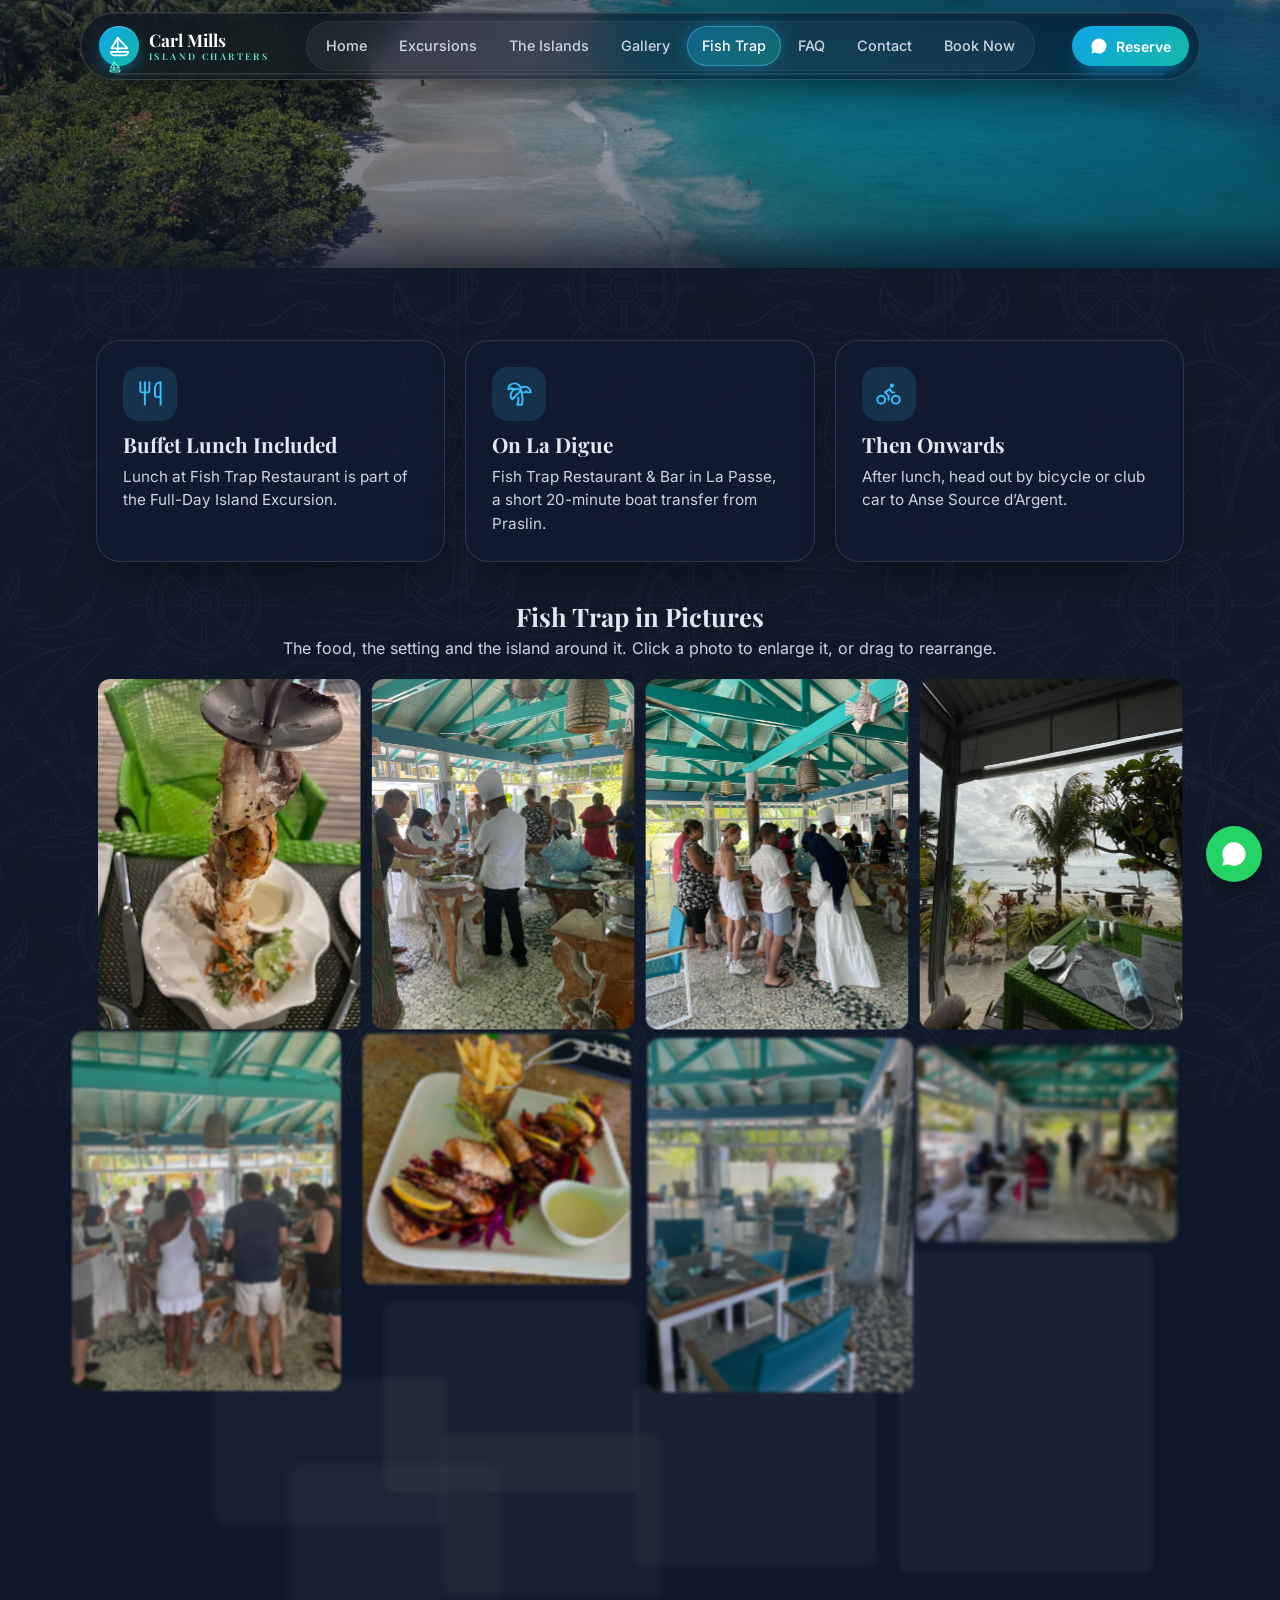
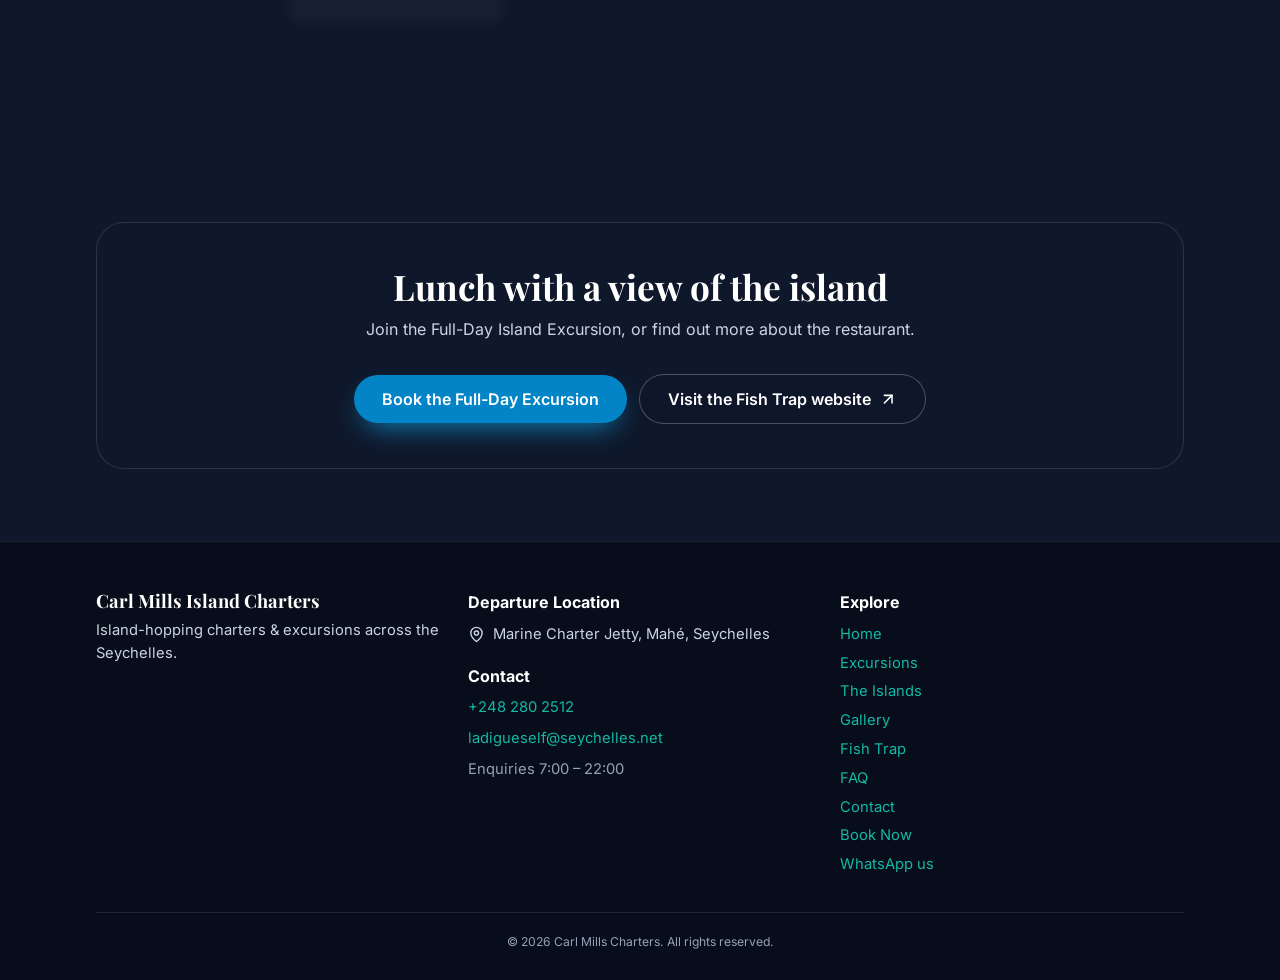
<file: fish-trap.html>
<!DOCTYPE html>
<html lang="en">
<head>
<meta charset="UTF-8">
<meta name="viewport" content="width=device-width, initial-scale=1">
<title>Buffet Lunch at Fish Trap Restaurant, La Digue | Carl Mills</title>
<meta name="description" content="Lunch on La Digue is a fresh island buffet at Fish Trap Restaurant, included in our Full-Day Island Excursion from Mahé and Praslin.">
<meta name="theme-color" content="#0F172A">
<meta property="og:type" content="website">
<meta property="og:locale" content="en_GB">
<meta property="og:site_name" content="Carl Mills Island Charters">
<meta property="og:title" content="Buffet Lunch at Fish Trap Restaurant, La Digue | Carl Mills">
<meta property="og:description" content="Lunch on La Digue is a fresh island buffet at Fish Trap Restaurant, included in our Full-Day Island Excursion from Mahé and Praslin.">
<link rel="icon" href="data:image/svg+xml,%3Csvg xmlns='http://www.w3.org/2000/svg' viewBox='0 0 24 24' fill='none' stroke='%2314B8A6' stroke-width='2' stroke-linecap='round' stroke-linejoin='round'%3E%3Cpath d='M22 18H2a4 4 0 0 0 4 4h12a4 4 0 0 0 4-4Z'/%3E%3Cpath d='M21 14 10 2 3 14h18Z'/%3E%3Cpath d='M10 2v16'/%3E%3C/svg%3E">
<link rel="preload" as="image" href="images/hero_bg.jpeg">
<link rel="preload" as="font" type="font/woff2" href="fonts/inter-latin-400-normal.woff2" crossorigin>
<link rel="preload" as="font" type="font/woff2" href="fonts/inter-latin-600-normal.woff2" crossorigin>
<link rel="preload" as="font" type="font/woff2" href="fonts/playfair-display-latin-700-normal.woff2" crossorigin>
<script type="application/ld+json">{"@context":"https://schema.org","@graph":[{"@type":"TravelAgency","@id":"#business","name":"Carl Mills Island Charters","description":"Daily island hopping boat trips from Mahé to Praslin and La Digue in the Seychelles, with guided excursions, bicycle hire and a buffet lunch.","telephone":"+2482802512","email":"ladigueself@seychelles.net","priceRange":"€130 per person","areaServed":["Mahé","Praslin","La Digue","Seychelles"],"availableLanguage":["English","French","Seychellois Creole"],"address":{"@type":"PostalAddress","streetAddress":"Marine Charter Jetty","addressLocality":"Mahé","addressCountry":"SC"},"geo":{"@type":"GeoCoordinates","latitude":-4.624416579567784,"longitude":55.455228717177796}}]}</script>
<script>(function(){var d=document.documentElement;d.classList.add("loading");try{if(sessionStorage.getItem("cm-seen"))d.classList.add("seen");}catch(e){}})();</script>
<noscript><style>.loader{display:none}html.loading{overflow:auto!important}html.loading .hero .wrap>*,html.loading .phero .wrap>*{opacity:1!important}</style></noscript>
<link rel="stylesheet" href="style.css">
</head>
<body data-route="fishtrap">
<svg width="0" height="0" style="position:absolute" aria-hidden="true"><symbol id="i-phone" viewBox="0 0 24 24"><path d="M22 16.92v3a2 2 0 0 1-2.18 2 19.79 19.79 0 0 1-8.63-3.07 19.5 19.5 0 0 1-6-6 19.79 19.79 0 0 1-3.07-8.67A2 2 0 0 1 4.11 2h3a2 2 0 0 1 2 1.72 12.84 12.84 0 0 0 .7 2.81 2 2 0 0 1-.45 2.11L8.09 9.91a16 16 0 0 0 6 6l1.27-1.27a2 2 0 0 1 2.11-.45 12.84 12.84 0 0 0 2.81.7A2 2 0 0 1 22 16.92z"/></symbol><symbol id="i-mail" viewBox="0 0 24 24"><rect width="20" height="16" x="2" y="4" rx="2"/><path d="m22 7-8.97 5.7a1.94 1.94 0 0 1-2.06 0L2 7"/></symbol><symbol id="i-clock" viewBox="0 0 24 24"><circle cx="12" cy="12" r="10"/><polyline points="12 6 12 12 16 14"/></symbol><symbol id="i-globe" viewBox="0 0 24 24"><circle cx="12" cy="12" r="10"/><path d="M12 2a14.5 14.5 0 0 0 0 20 14.5 14.5 0 0 0 0-20"/><path d="M2 12h20"/></symbol><symbol id="i-calendar-days" viewBox="0 0 24 24"><path d="M8 2v4"/><path d="M16 2v4"/><rect width="18" height="18" x="3" y="4" rx="2"/><path d="M3 10h18"/><path d="M8 14h.01"/><path d="M12 14h.01"/><path d="M16 14h.01"/><path d="M8 18h.01"/><path d="M12 18h.01"/><path d="M16 18h.01"/></symbol><symbol id="i-credit-card" viewBox="0 0 24 24"><rect width="20" height="14" x="2" y="5" rx="2"/><line x1="2" x2="22" y1="10" y2="10"/></symbol><symbol id="i-circle-check" viewBox="0 0 24 24"><circle cx="12" cy="12" r="10"/><path d="m9 12 2 2 4-4"/></symbol><symbol id="i-users" viewBox="0 0 24 24"><path d="M16 21v-2a4 4 0 0 0-4-4H6a4 4 0 0 0-4 4v2"/><circle cx="9" cy="7" r="4"/><path d="M22 21v-2a4 4 0 0 0-3-3.87"/><path d="M16 3.13a4 4 0 0 1 0 7.75"/></symbol><symbol id="i-anchor" viewBox="0 0 24 24"><path d="M12 22V8"/><path d="M5 12H2a10 10 0 0 0 20 0h-3"/><circle cx="12" cy="5" r="3"/></symbol><symbol id="i-sailboat" viewBox="0 0 24 24"><path d="M22 18H2a4 4 0 0 0 4 4h12a4 4 0 0 0 4-4Z"/><path d="M21 14 10 2 3 14h18Z"/><path d="M10 2v16"/></symbol><symbol id="i-waves" viewBox="0 0 24 24"><path d="M2 6c.6.5 1.2 1 2.5 1C7 7 7 5 9.5 5c2.6 0 2.4 2 5 2 2.5 0 2.5-2 5-2 1.3 0 1.9.5 2.5 1"/><path d="M2 12c.6.5 1.2 1 2.5 1 2.5 0 2.5-2 5-2 2.6 0 2.4 2 5 2 2.5 0 2.5-2 5-2 1.3 0 1.9.5 2.5 1"/><path d="M2 18c.6.5 1.2 1 2.5 1 2.5 0 2.5-2 5-2 2.6 0 2.4 2 5 2 2.5 0 2.5-2 5-2 1.3 0 1.9.5 2.5 1"/></symbol><symbol id="i-tree-palm" viewBox="0 0 24 24"><path d="M13 8c0-2.76-2.46-5-5.5-5S2 5.24 2 8h2l1-1 1 1h4"/><path d="M13 7.14A5.82 5.82 0 0 1 16.5 6c3.04 0 5.5 2.24 5.5 5h-3l-1-1-1 1h-3"/><path d="M5.89 9.71c-2.15 2.15-2.3 5.47-.35 7.43l4.24-4.25.7-.7.71-.71 2.12-2.12c-1.95-1.96-5.27-1.8-7.42.35"/><path d="M11 15.5c.5 2.5-.17 4.5-1 6.5h4c2-5.5-.5-12-1-14"/></symbol><symbol id="i-bike" viewBox="0 0 24 24"><circle cx="18.5" cy="17.5" r="3.5"/><circle cx="5.5" cy="17.5" r="3.5"/><circle cx="15" cy="5" r="1"/><path d="M12 17.5V14l-3-3 4-3 2 3h2"/></symbol><symbol id="i-utensils" viewBox="0 0 24 24"><path d="M3 2v7c0 1.1.9 2 2 2h4a2 2 0 0 0 2-2V2"/><path d="M7 2v20"/><path d="M21 15V2a5 5 0 0 0-5 5v6c0 1.1.9 2 2 2h3Zm0 0v7"/></symbol><symbol id="i-flag" viewBox="0 0 24 24"><path d="M4 15s1-1 4-1 5 2 8 2 4-1 4-1V3s-1 1-4 1-5-2-8-2-4 1-4 1z"/><line x1="4" x2="4" y1="22" y2="15"/></symbol><symbol id="i-star" viewBox="0 0 24 24"><polygon points="12 2 15.09 8.26 22 9.27 17 14.14 18.18 21.02 12 17.77 5.82 21.02 7 14.14 2 9.27 8.91 8.26 12 2"/></symbol><symbol id="i-triangle-alert" viewBox="0 0 24 24"><path d="m21.73 18-8-14a2 2 0 0 0-3.48 0l-8 14A2 2 0 0 0 4 21h16a2 2 0 0 0 1.73-3"/><path d="M12 9v4"/><path d="M12 17h.01"/></symbol><symbol id="i-map-pin" viewBox="0 0 24 24"><path d="M20 10c0 6-8 12-8 12s-8-6-8-12a8 8 0 0 1 16 0Z"/><circle cx="12" cy="10" r="3"/></symbol><symbol id="i-menu" viewBox="0 0 24 24"><line x1="4" x2="20" y1="12" y2="12"/><line x1="4" x2="20" y1="6" y2="6"/><line x1="4" x2="20" y1="18" y2="18"/></symbol><symbol id="i-x" viewBox="0 0 24 24"><path d="M18 6 6 18"/><path d="m6 6 12 12"/></symbol><symbol id="i-chevron-left" viewBox="0 0 24 24"><path d="m15 18-6-6 6-6"/></symbol><symbol id="i-chevron-right" viewBox="0 0 24 24"><path d="m9 18 6-6-6-6"/></symbol><symbol id="i-arrow-up-right" viewBox="0 0 24 24"><path d="M7 7h10v10"/><path d="M7 17 17 7"/></symbol></svg>
<div class="loader" id="loader" aria-hidden="true">
<div class="ld-inner">
<div class="ld-logo"><svg class="i"><use href="#i-sailboat"/></svg></div>
<div class="ld-name"><b>Carl Mills</b><small>Island Charters</small></div>
<div class="ld-route" id="ldRoute">
<span class="ld-line"><i></i></span>
<span class="ld-node on" style="left:calc(8px + (100% - 16px) * 0)"><em>Mahé</em></span>
<span class="ld-node" style="left:calc(8px + (100% - 16px) * .5)"><em>Praslin</em></span>
<span class="ld-node" style="left:calc(8px + (100% - 16px) * 1)"><em>La Digue</em></span>
<span class="ld-boat"><svg class="i"><use href="#i-sailboat"/></svg></span>
</div>
<p class="ld-msg" id="ldMsg">Setting sail…</p>
</div>
<div class="ld-wave a"></div><div class="ld-wave b"></div>
<svg class="ld-edge-top" viewBox="0 0 1440 100" preserveAspectRatio="none"><path d="M0,60C240,10 480,90 720,50C960,10 1200,80 1440,40V100H0Z"/></svg><svg class="ld-edge" viewBox="0 0 1440 100" preserveAspectRatio="none"><path d="M0,0H1440V32C1200,86 960,4 720,44C480,84 240,10 0,54Z"/></svg>
</div>
<div class="bg-fx" id="bgfx" aria-hidden="true"></div>
<svg width="0" height="0" style="position:absolute" aria-hidden="true"><symbol id="wa" viewBox="0 0 24 24"><path d="M17.5 14.4c-.3-.15-1.7-.85-2-.95-.27-.1-.47-.15-.67.15-.2.3-.77.95-.94 1.15-.17.2-.35.22-.64.07-.3-.15-1.25-.46-2.38-1.47-.88-.78-1.47-1.75-1.64-2.05-.17-.3-.02-.46.13-.6.13-.13.3-.35.45-.52.15-.17.2-.3.3-.5.1-.2.05-.37-.02-.52-.08-.15-.67-1.6-.92-2.2-.24-.58-.48-.5-.67-.5h-.57c-.2 0-.52.07-.8.37-.27.3-1.04 1.02-1.04 2.48s1.07 2.88 1.22 3.08c.15.2 2.1 3.2 5.08 4.49.71.3 1.26.49 1.7.63.71.23 1.36.2 1.87.12.57-.08 1.76-.72 2-1.41.25-.7.25-1.29.17-1.41-.07-.12-.27-.2-.57-.35zM12 2a10 10 0 0 0-8.6 15.1L2 22l5-1.3A10 10 0 1 0 12 2z"/></symbol></svg>
<header class="nav" id="nav">
<div class="nav-bar">
<a class="brand" href="index.html" aria-label="Carl Mills Island Charters, home"><span class="logo"><svg class="i" aria-hidden="true"><use href="#i-sailboat"/></svg></span><span class="bt"><b>Carl Mills</b><small>Island Charters</small></span></a>
<nav class="navlinks" id="navMenu" aria-label="Main"><span class="tide fresh" aria-hidden="true"></span><a href="index.html" data-link="home">Home</a><a href="excursions.html" data-link="excursions">Excursions</a><a href="islands.html" data-link="islands">The Islands</a><a href="gallery.html" data-link="gallery">Gallery</a><a href="fish-trap.html" data-link="fishtrap" aria-current="page">Fish Trap</a><a href="faq.html" data-link="faq">FAQ</a><a href="contact.html" data-link="contact">Contact</a><a href="book.html" data-link="book">Book Now</a></nav>
<div class="right"><a class="btn btn-wa js-wa" href="#" target="_blank" rel="noopener"><svg class="ico"><use href="#wa"/></svg><span class="rt">Reserve</span></a>
<button class="navburger" id="navBurger" type="button" aria-label="Menu" aria-expanded="false" aria-controls="sheet"><svg class="i i-menu" aria-hidden="true"><use href="#i-menu"/></svg><svg class="i i-x" aria-hidden="true"><use href="#i-x"/></svg></button></div>
<span class="wake" aria-hidden="true"><i></i><span class="boat"><svg class="i" aria-hidden="true"><use href="#i-sailboat"/></svg></span></span>
</div>
<div class="sheet" id="sheet"><nav aria-label="Mobile"><ol class="trail"><li style="--i:0"><a href="index.html" data-link="home"><span class="n">01</span><span class="t"><b>Home</b><small>Welcome aboard</small></span></a></li><li style="--i:1"><a href="excursions.html" data-link="excursions"><span class="n">02</span><span class="t"><b>Excursions</b><small>Pick your adventure</small></span></a></li><li style="--i:2"><a href="islands.html" data-link="islands"><span class="n">03</span><span class="t"><b>The Islands</b><small>Praslin &amp; La Digue</small></span></a></li><li style="--i:3"><a href="gallery.html" data-link="gallery"><span class="n">04</span><span class="t"><b>Gallery</b><small>The view from the water</small></span></a></li><li style="--i:4"><a href="fish-trap.html" data-link="fishtrap" aria-current="page"><span class="n">05</span><span class="t"><b>Fish Trap</b><small>Your lunch stop</small></span></a></li><li style="--i:5"><a href="faq.html" data-link="faq"><span class="n">06</span><span class="t"><b>FAQ</b><small>Good to know</small></span></a></li><li style="--i:6"><a href="contact.html" data-link="contact"><span class="n">07</span><span class="t"><b>Contact</b><small>We reply within the hour</small></span></a></li><li style="--i:7"><a href="book.html" data-link="book"><span class="n">08</span><span class="t"><b>Book Now</b><small>Reserve your spot</small></span></a></li></ol></nav>
<div class="sheet-foot"><a class="btn btn-wa js-wa" href="#" target="_blank" rel="noopener"><svg class="ico"><use href="#wa"/></svg> Chat on WhatsApp</a>
<p class="loc"><svg class="i" aria-hidden="true"><use href="#i-map-pin"/></svg> Marine Charter Jetty, Mahé</p></div></div>
</header>
<script>(function(){var m=document.getElementById("navMenu");if(!m)return;var a=m.querySelector("[aria-current]"),t=m.querySelector(".tide");if(a&&t&&a.offsetWidth){t.style.opacity=1;t.style.width=a.offsetWidth+"px";t.style.transform="translateX("+a.offsetLeft+"px)";}})();</script>
<main>
<section class="view" id="view-fishtrap" data-route="fishtrap"><section class="phero"><div class="wrap"><h1>Fish Trap Restaurant</h1><p>Your fresh island buffet lunch stop on La Digue.</p></div></section>
<section class="block"><div class="wrap stack">
<div class="feat">
<div class="tile"><div class="em"><svg class="i" aria-hidden="true"><use href="#i-utensils"/></svg></div><h3>Buffet Lunch Included</h3><p>Lunch at Fish Trap Restaurant is part of the Full-Day Island Excursion.</p></div>
<div class="tile"><div class="em"><svg class="i" aria-hidden="true"><use href="#i-tree-palm"/></svg></div><h3>On La Digue</h3><p>Fish Trap Restaurant &amp; Bar in La Passe, a short 20-minute boat transfer from Praslin.</p></div>
<div class="tile"><div class="em"><svg class="i" aria-hidden="true"><use href="#i-bike"/></svg></div><h3>Then Onwards</h3><p>After lunch, head out by bicycle or club car to Anse Source d’Argent.</p></div>
</div>
<div><div class="ghead"><h2 class="gh">Fish Trap in Pictures</h2><p class="gsub">The food, the setting and the island around it. Click a photo to enlarge it, or drag to rearrange.</p></div><div class="msn" role="list"><div class="msn-item"><button type="button" class="mi" data-src="images/plate-with-food.webp" aria-label="Open photo: Plate of food at Fish Trap Restaurant, 1"><span class="mi-media"><img src="images/plate-with-food.webp" alt="Plate of food at Fish Trap Restaurant, 1" loading="lazy" decoding="async" draggable="false"></span></button></div><div class="msn-item"><button type="button" class="mi" data-src="boats/inside_view1.jpeg" aria-label="Open photo: Inside Fish Trap Restaurant, view 1"><span class="mi-media"><img src="boats/inside_view1.jpeg" alt="Inside Fish Trap Restaurant, view 1" loading="lazy" decoding="async" draggable="false"></span></button></div><div class="msn-item"><button type="button" class="mi" data-src="boats/inside_view2.jpeg" aria-label="Open photo: Inside Fish Trap Restaurant, view 2"><span class="mi-media"><img src="boats/inside_view2.jpeg" alt="Inside Fish Trap Restaurant, view 2" loading="lazy" decoding="async" draggable="false"></span></button></div><div class="msn-item"><button type="button" class="mi" data-src="images/ocean-view.webp" aria-label="Open photo: Ocean view"><span class="mi-media"><img src="images/ocean-view.webp" alt="Ocean view" loading="lazy" decoding="async" draggable="false"></span></button></div><div class="msn-item"><button type="button" class="mi" data-src="boats/inside_view3.jpeg" aria-label="Open photo: Inside Fish Trap Restaurant, view 3"><span class="mi-media"><img src="boats/inside_view3.jpeg" alt="Inside Fish Trap Restaurant, view 3" loading="lazy" decoding="async" draggable="false"></span></button></div><div class="msn-item"><button type="button" class="mi" data-src="images/plate-with-food-2.webp" aria-label="Open photo: Plate of food at Fish Trap Restaurant, 2"><span class="mi-media"><img src="images/plate-with-food-2.webp" alt="Plate of food at Fish Trap Restaurant, 2" loading="lazy" decoding="async" draggable="false"></span></button></div><div class="msn-item"><button type="button" class="mi" data-src="boats/inside_view4.jpeg" aria-label="Open photo: Inside Fish Trap Restaurant, view 4"><span class="mi-media"><img src="boats/inside_view4.jpeg" alt="Inside Fish Trap Restaurant, view 4" loading="lazy" decoding="async" draggable="false"></span></button></div><div class="msn-item"><button type="button" class="mi" data-src="boats/inside_view5.jpeg" aria-label="Open photo: Inside Fish Trap Restaurant, view 5"><span class="mi-media"><img src="boats/inside_view5.jpeg" alt="Inside Fish Trap Restaurant, view 5" loading="lazy" decoding="async" draggable="false"></span></button></div><div class="msn-item"><button type="button" class="mi" data-src="images/bikes.webp" aria-label="Open photo: Bikes on La Digue"><span class="mi-media"><img src="images/bikes.webp" alt="Bikes on La Digue" loading="lazy" decoding="async" draggable="false"></span></button></div><div class="msn-item"><button type="button" class="mi" data-src="boats/inside_view6.jpeg" aria-label="Open photo: Inside Fish Trap Restaurant, view 6"><span class="mi-media"><img src="boats/inside_view6.jpeg" alt="Inside Fish Trap Restaurant, view 6" loading="lazy" decoding="async" draggable="false"></span></button></div><div class="msn-item"><button type="button" class="mi" data-src="images/plate-with-food-3.webp" aria-label="Open photo: Plate of food at Fish Trap Restaurant, 3"><span class="mi-media"><img src="images/plate-with-food-3.webp" alt="Plate of food at Fish Trap Restaurant, 3" loading="lazy" decoding="async" draggable="false"></span></button></div><div class="msn-item"><button type="button" class="mi" data-src="boats/inside_view7.jpeg" aria-label="Open photo: Inside Fish Trap Restaurant, view 7"><span class="mi-media"><img src="boats/inside_view7.jpeg" alt="Inside Fish Trap Restaurant, view 7" loading="lazy" decoding="async" draggable="false"></span></button></div><div class="msn-item"><button type="button" class="mi" data-src="boats/inside_view8.jpeg" aria-label="Open photo: Inside Fish Trap Restaurant, view 8"><span class="mi-media"><img src="boats/inside_view8.jpeg" alt="Inside Fish Trap Restaurant, view 8" loading="lazy" decoding="async" draggable="false"></span></button></div><div class="msn-item"><button type="button" class="mi" data-src="boats/inside_view9.jpeg" aria-label="Open photo: Inside Fish Trap Restaurant, view 9"><span class="mi-media"><img src="boats/inside_view9.jpeg" alt="Inside Fish Trap Restaurant, view 9" loading="lazy" decoding="async" draggable="false"></span></button></div></div></div>
<div class="cta-band"><h2>Lunch with a view of the island</h2><p>Join the Full-Day Island Excursion, or find out more about the restaurant.</p>
<div class="cta"><a class="btn btn-cyan" href="book.html?pkg=full-day">Book the Full-Day Excursion</a>
<a class="btn btn-glass js-fish" href="#" target="_blank" rel="noopener">Visit the Fish Trap website <svg class="i" aria-hidden="true"><use href="#i-arrow-up-right"/></svg></a></div></div>
</div></section></section>
</main>
<footer><div class="wrap">
<div class="fgrid">
<div><h3>Carl Mills Island Charters</h3><p>Island-hopping charters &amp; excursions across the Seychelles.</p></div>
<div><h4>Departure Location</h4><p class="loc"><svg class="i" aria-hidden="true"><use href="#i-map-pin"/></svg> Marine Charter Jetty, Mahé, Seychelles</p><h4 style="margin-top:18px">Contact</h4><p><a href="tel:+2482802512">+248&nbsp;280&nbsp;2512</a></p><p><a href="mailto:ladigueself@seychelles.net">ladigueself@seychelles.net</a></p><p style="color:#94a3b8">Enquiries 7:00 – 22:00</p></div>
<div><h4>Explore</h4><div class="flinks"><a href="index.html">Home</a><a href="excursions.html">Excursions</a><a href="islands.html">The Islands</a><a href="gallery.html">Gallery</a><a href="fish-trap.html">Fish Trap</a><a href="faq.html">FAQ</a><a href="contact.html">Contact</a><a href="book.html">Book Now</a><a class="js-wa" href="#" target="_blank" rel="noopener">WhatsApp us</a></div></div>
</div>
<p class="copy">© <span id="yr">2026</span> Carl Mills Charters. All rights reserved.</p>
</div></footer>
<a class="float js-wa" href="#" target="_blank" rel="noopener" aria-label="Chat on WhatsApp"><svg class="ico"><use href="#wa"/></svg></a>
<div class="lb" id="lb" role="dialog" aria-modal="true" aria-label="Photo viewer" hidden>
<button class="lb-x" type="button" aria-label="Close"><svg class="i" aria-hidden="true"><use href="#i-x"/></svg></button><button class="lb-p" type="button" aria-label="Previous photo"><svg class="i" aria-hidden="true"><use href="#i-chevron-left"/></svg></button>
<img alt=""><button class="lb-n" type="button" aria-label="Next photo"><svg class="i" aria-hidden="true"><use href="#i-chevron-right"/></svg></button><p class="cap"></p></div>
<script src="main.js" defer></script>
</body>
</html>
</file>
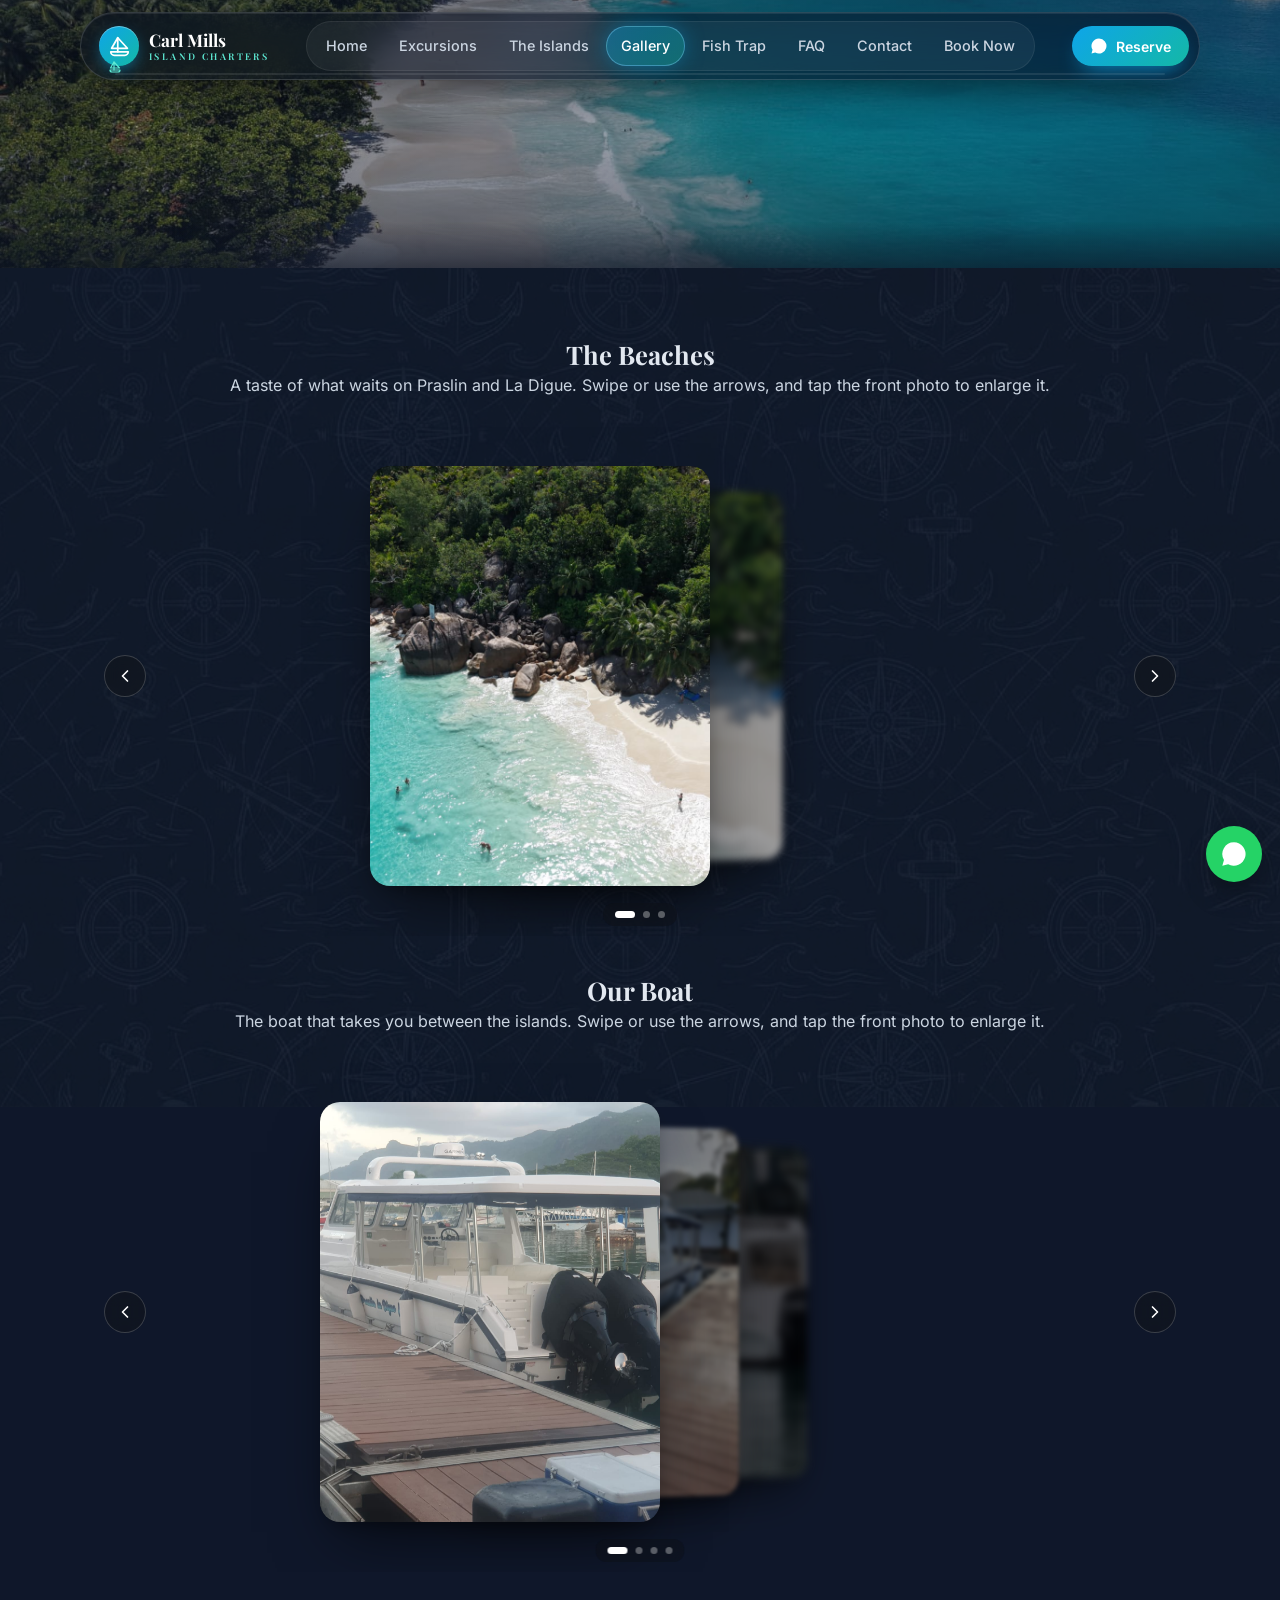
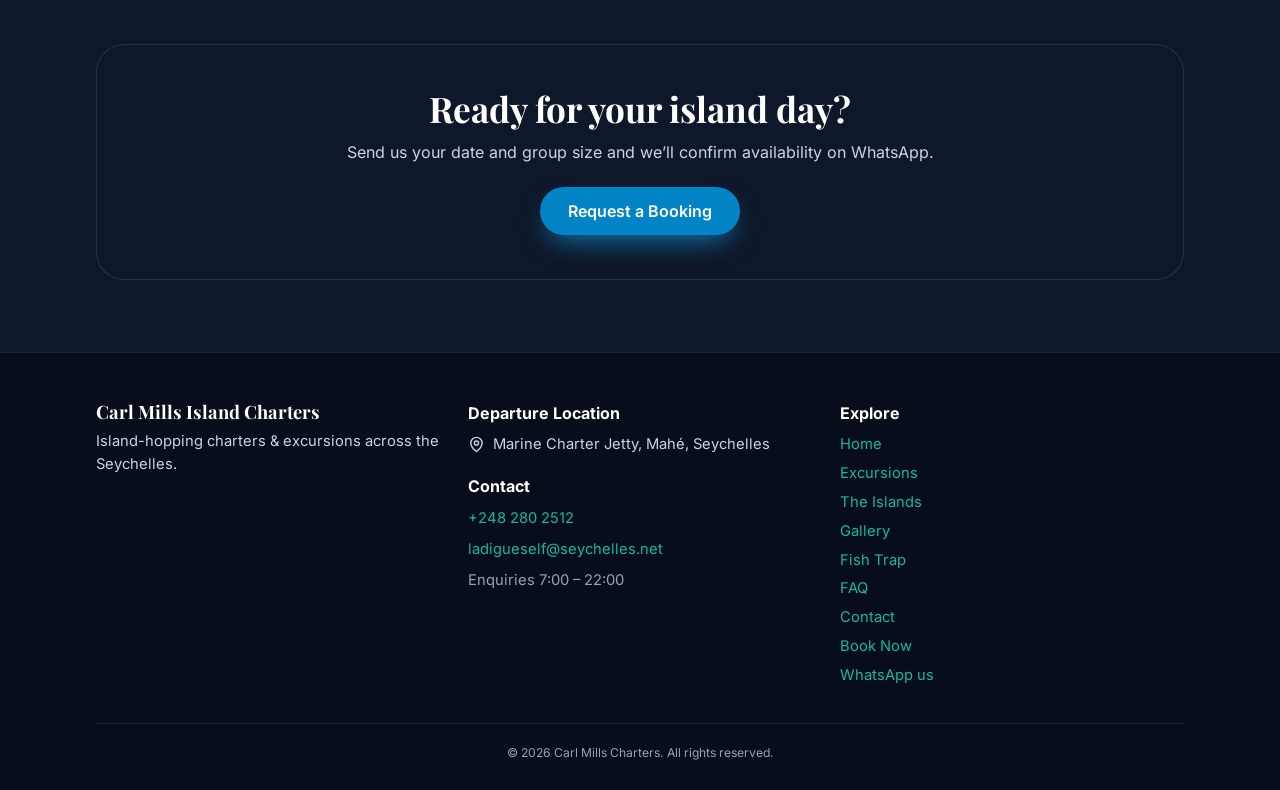
<file: gallery.html>
<!DOCTYPE html>
<html lang="en">
<head>
<meta charset="UTF-8">
<meta name="viewport" content="width=device-width, initial-scale=1">
<title>Seychelles Boat Trip Photos | Carl Mills Island Charters</title>
<meta name="description" content="Photos of the beaches, our charter boat and the island day trip from Mahé to Praslin and La Digue in the Seychelles.">
<meta name="theme-color" content="#0F172A">
<meta property="og:type" content="website">
<meta property="og:locale" content="en_GB">
<meta property="og:site_name" content="Carl Mills Island Charters">
<meta property="og:title" content="Seychelles Boat Trip Photos | Carl Mills Island Charters">
<meta property="og:description" content="Photos of the beaches, our charter boat and the island day trip from Mahé to Praslin and La Digue in the Seychelles.">
<link rel="icon" href="data:image/svg+xml,%3Csvg xmlns='http://www.w3.org/2000/svg' viewBox='0 0 24 24' fill='none' stroke='%2314B8A6' stroke-width='2' stroke-linecap='round' stroke-linejoin='round'%3E%3Cpath d='M22 18H2a4 4 0 0 0 4 4h12a4 4 0 0 0 4-4Z'/%3E%3Cpath d='M21 14 10 2 3 14h18Z'/%3E%3Cpath d='M10 2v16'/%3E%3C/svg%3E">
<link rel="preload" as="image" href="images/hero_bg.jpeg">
<link rel="preload" as="font" type="font/woff2" href="fonts/inter-latin-400-normal.woff2" crossorigin>
<link rel="preload" as="font" type="font/woff2" href="fonts/inter-latin-600-normal.woff2" crossorigin>
<link rel="preload" as="font" type="font/woff2" href="fonts/playfair-display-latin-700-normal.woff2" crossorigin>
<script type="application/ld+json">{"@context":"https://schema.org","@graph":[{"@type":"TravelAgency","@id":"#business","name":"Carl Mills Island Charters","description":"Daily island hopping boat trips from Mahé to Praslin and La Digue in the Seychelles, with guided excursions, bicycle hire and a buffet lunch.","telephone":"+2482802512","email":"ladigueself@seychelles.net","priceRange":"€130 per person","areaServed":["Mahé","Praslin","La Digue","Seychelles"],"availableLanguage":["English","French","Seychellois Creole"],"address":{"@type":"PostalAddress","streetAddress":"Marine Charter Jetty","addressLocality":"Mahé","addressCountry":"SC"},"geo":{"@type":"GeoCoordinates","latitude":-4.624416579567784,"longitude":55.455228717177796}}]}</script>
<script>(function(){var d=document.documentElement;d.classList.add("loading");try{if(sessionStorage.getItem("cm-seen"))d.classList.add("seen");}catch(e){}})();</script>
<noscript><style>.loader{display:none}html.loading{overflow:auto!important}html.loading .hero .wrap>*,html.loading .phero .wrap>*{opacity:1!important}</style></noscript>
<link rel="stylesheet" href="style.css">
</head>
<body data-route="gallery">
<svg width="0" height="0" style="position:absolute" aria-hidden="true"><symbol id="i-phone" viewBox="0 0 24 24"><path d="M22 16.92v3a2 2 0 0 1-2.18 2 19.79 19.79 0 0 1-8.63-3.07 19.5 19.5 0 0 1-6-6 19.79 19.79 0 0 1-3.07-8.67A2 2 0 0 1 4.11 2h3a2 2 0 0 1 2 1.72 12.84 12.84 0 0 0 .7 2.81 2 2 0 0 1-.45 2.11L8.09 9.91a16 16 0 0 0 6 6l1.27-1.27a2 2 0 0 1 2.11-.45 12.84 12.84 0 0 0 2.81.7A2 2 0 0 1 22 16.92z"/></symbol><symbol id="i-mail" viewBox="0 0 24 24"><rect width="20" height="16" x="2" y="4" rx="2"/><path d="m22 7-8.97 5.7a1.94 1.94 0 0 1-2.06 0L2 7"/></symbol><symbol id="i-clock" viewBox="0 0 24 24"><circle cx="12" cy="12" r="10"/><polyline points="12 6 12 12 16 14"/></symbol><symbol id="i-globe" viewBox="0 0 24 24"><circle cx="12" cy="12" r="10"/><path d="M12 2a14.5 14.5 0 0 0 0 20 14.5 14.5 0 0 0 0-20"/><path d="M2 12h20"/></symbol><symbol id="i-calendar-days" viewBox="0 0 24 24"><path d="M8 2v4"/><path d="M16 2v4"/><rect width="18" height="18" x="3" y="4" rx="2"/><path d="M3 10h18"/><path d="M8 14h.01"/><path d="M12 14h.01"/><path d="M16 14h.01"/><path d="M8 18h.01"/><path d="M12 18h.01"/><path d="M16 18h.01"/></symbol><symbol id="i-credit-card" viewBox="0 0 24 24"><rect width="20" height="14" x="2" y="5" rx="2"/><line x1="2" x2="22" y1="10" y2="10"/></symbol><symbol id="i-circle-check" viewBox="0 0 24 24"><circle cx="12" cy="12" r="10"/><path d="m9 12 2 2 4-4"/></symbol><symbol id="i-users" viewBox="0 0 24 24"><path d="M16 21v-2a4 4 0 0 0-4-4H6a4 4 0 0 0-4 4v2"/><circle cx="9" cy="7" r="4"/><path d="M22 21v-2a4 4 0 0 0-3-3.87"/><path d="M16 3.13a4 4 0 0 1 0 7.75"/></symbol><symbol id="i-anchor" viewBox="0 0 24 24"><path d="M12 22V8"/><path d="M5 12H2a10 10 0 0 0 20 0h-3"/><circle cx="12" cy="5" r="3"/></symbol><symbol id="i-sailboat" viewBox="0 0 24 24"><path d="M22 18H2a4 4 0 0 0 4 4h12a4 4 0 0 0 4-4Z"/><path d="M21 14 10 2 3 14h18Z"/><path d="M10 2v16"/></symbol><symbol id="i-waves" viewBox="0 0 24 24"><path d="M2 6c.6.5 1.2 1 2.5 1C7 7 7 5 9.5 5c2.6 0 2.4 2 5 2 2.5 0 2.5-2 5-2 1.3 0 1.9.5 2.5 1"/><path d="M2 12c.6.5 1.2 1 2.5 1 2.5 0 2.5-2 5-2 2.6 0 2.4 2 5 2 2.5 0 2.5-2 5-2 1.3 0 1.9.5 2.5 1"/><path d="M2 18c.6.5 1.2 1 2.5 1 2.5 0 2.5-2 5-2 2.6 0 2.4 2 5 2 2.5 0 2.5-2 5-2 1.3 0 1.9.5 2.5 1"/></symbol><symbol id="i-tree-palm" viewBox="0 0 24 24"><path d="M13 8c0-2.76-2.46-5-5.5-5S2 5.24 2 8h2l1-1 1 1h4"/><path d="M13 7.14A5.82 5.82 0 0 1 16.5 6c3.04 0 5.5 2.24 5.5 5h-3l-1-1-1 1h-3"/><path d="M5.89 9.71c-2.15 2.15-2.3 5.47-.35 7.43l4.24-4.25.7-.7.71-.71 2.12-2.12c-1.95-1.96-5.27-1.8-7.42.35"/><path d="M11 15.5c.5 2.5-.17 4.5-1 6.5h4c2-5.5-.5-12-1-14"/></symbol><symbol id="i-bike" viewBox="0 0 24 24"><circle cx="18.5" cy="17.5" r="3.5"/><circle cx="5.5" cy="17.5" r="3.5"/><circle cx="15" cy="5" r="1"/><path d="M12 17.5V14l-3-3 4-3 2 3h2"/></symbol><symbol id="i-utensils" viewBox="0 0 24 24"><path d="M3 2v7c0 1.1.9 2 2 2h4a2 2 0 0 0 2-2V2"/><path d="M7 2v20"/><path d="M21 15V2a5 5 0 0 0-5 5v6c0 1.1.9 2 2 2h3Zm0 0v7"/></symbol><symbol id="i-flag" viewBox="0 0 24 24"><path d="M4 15s1-1 4-1 5 2 8 2 4-1 4-1V3s-1 1-4 1-5-2-8-2-4 1-4 1z"/><line x1="4" x2="4" y1="22" y2="15"/></symbol><symbol id="i-star" viewBox="0 0 24 24"><polygon points="12 2 15.09 8.26 22 9.27 17 14.14 18.18 21.02 12 17.77 5.82 21.02 7 14.14 2 9.27 8.91 8.26 12 2"/></symbol><symbol id="i-triangle-alert" viewBox="0 0 24 24"><path d="m21.73 18-8-14a2 2 0 0 0-3.48 0l-8 14A2 2 0 0 0 4 21h16a2 2 0 0 0 1.73-3"/><path d="M12 9v4"/><path d="M12 17h.01"/></symbol><symbol id="i-map-pin" viewBox="0 0 24 24"><path d="M20 10c0 6-8 12-8 12s-8-6-8-12a8 8 0 0 1 16 0Z"/><circle cx="12" cy="10" r="3"/></symbol><symbol id="i-menu" viewBox="0 0 24 24"><line x1="4" x2="20" y1="12" y2="12"/><line x1="4" x2="20" y1="6" y2="6"/><line x1="4" x2="20" y1="18" y2="18"/></symbol><symbol id="i-x" viewBox="0 0 24 24"><path d="M18 6 6 18"/><path d="m6 6 12 12"/></symbol><symbol id="i-chevron-left" viewBox="0 0 24 24"><path d="m15 18-6-6 6-6"/></symbol><symbol id="i-chevron-right" viewBox="0 0 24 24"><path d="m9 18 6-6-6-6"/></symbol><symbol id="i-arrow-up-right" viewBox="0 0 24 24"><path d="M7 7h10v10"/><path d="M7 17 17 7"/></symbol></svg>
<div class="loader" id="loader" aria-hidden="true">
<div class="ld-inner">
<div class="ld-logo"><svg class="i"><use href="#i-sailboat"/></svg></div>
<div class="ld-name"><b>Carl Mills</b><small>Island Charters</small></div>
<div class="ld-route" id="ldRoute">
<span class="ld-line"><i></i></span>
<span class="ld-node on" style="left:calc(8px + (100% - 16px) * 0)"><em>Mahé</em></span>
<span class="ld-node" style="left:calc(8px + (100% - 16px) * .5)"><em>Praslin</em></span>
<span class="ld-node" style="left:calc(8px + (100% - 16px) * 1)"><em>La Digue</em></span>
<span class="ld-boat"><svg class="i"><use href="#i-sailboat"/></svg></span>
</div>
<p class="ld-msg" id="ldMsg">Setting sail…</p>
</div>
<div class="ld-wave a"></div><div class="ld-wave b"></div>
<svg class="ld-edge-top" viewBox="0 0 1440 100" preserveAspectRatio="none"><path d="M0,60C240,10 480,90 720,50C960,10 1200,80 1440,40V100H0Z"/></svg><svg class="ld-edge" viewBox="0 0 1440 100" preserveAspectRatio="none"><path d="M0,0H1440V32C1200,86 960,4 720,44C480,84 240,10 0,54Z"/></svg>
</div>
<div class="bg-fx" id="bgfx" aria-hidden="true"></div>
<svg width="0" height="0" style="position:absolute" aria-hidden="true"><symbol id="wa" viewBox="0 0 24 24"><path d="M17.5 14.4c-.3-.15-1.7-.85-2-.95-.27-.1-.47-.15-.67.15-.2.3-.77.95-.94 1.15-.17.2-.35.22-.64.07-.3-.15-1.25-.46-2.38-1.47-.88-.78-1.47-1.75-1.64-2.05-.17-.3-.02-.46.13-.6.13-.13.3-.35.45-.52.15-.17.2-.3.3-.5.1-.2.05-.37-.02-.52-.08-.15-.67-1.6-.92-2.2-.24-.58-.48-.5-.67-.5h-.57c-.2 0-.52.07-.8.37-.27.3-1.04 1.02-1.04 2.48s1.07 2.88 1.22 3.08c.15.2 2.1 3.2 5.08 4.49.71.3 1.26.49 1.7.63.71.23 1.36.2 1.87.12.57-.08 1.76-.72 2-1.41.25-.7.25-1.29.17-1.41-.07-.12-.27-.2-.57-.35zM12 2a10 10 0 0 0-8.6 15.1L2 22l5-1.3A10 10 0 1 0 12 2z"/></symbol></svg>
<header class="nav" id="nav">
<div class="nav-bar">
<a class="brand" href="index.html" aria-label="Carl Mills Island Charters, home"><span class="logo"><svg class="i" aria-hidden="true"><use href="#i-sailboat"/></svg></span><span class="bt"><b>Carl Mills</b><small>Island Charters</small></span></a>
<nav class="navlinks" id="navMenu" aria-label="Main"><span class="tide fresh" aria-hidden="true"></span><a href="index.html" data-link="home">Home</a><a href="excursions.html" data-link="excursions">Excursions</a><a href="islands.html" data-link="islands">The Islands</a><a href="gallery.html" data-link="gallery" aria-current="page">Gallery</a><a href="fish-trap.html" data-link="fishtrap">Fish Trap</a><a href="faq.html" data-link="faq">FAQ</a><a href="contact.html" data-link="contact">Contact</a><a href="book.html" data-link="book">Book Now</a></nav>
<div class="right"><a class="btn btn-wa js-wa" href="#" target="_blank" rel="noopener"><svg class="ico"><use href="#wa"/></svg><span class="rt">Reserve</span></a>
<button class="navburger" id="navBurger" type="button" aria-label="Menu" aria-expanded="false" aria-controls="sheet"><svg class="i i-menu" aria-hidden="true"><use href="#i-menu"/></svg><svg class="i i-x" aria-hidden="true"><use href="#i-x"/></svg></button></div>
<span class="wake" aria-hidden="true"><i></i><span class="boat"><svg class="i" aria-hidden="true"><use href="#i-sailboat"/></svg></span></span>
</div>
<div class="sheet" id="sheet"><nav aria-label="Mobile"><ol class="trail"><li style="--i:0"><a href="index.html" data-link="home"><span class="n">01</span><span class="t"><b>Home</b><small>Welcome aboard</small></span></a></li><li style="--i:1"><a href="excursions.html" data-link="excursions"><span class="n">02</span><span class="t"><b>Excursions</b><small>Pick your adventure</small></span></a></li><li style="--i:2"><a href="islands.html" data-link="islands"><span class="n">03</span><span class="t"><b>The Islands</b><small>Praslin &amp; La Digue</small></span></a></li><li style="--i:3"><a href="gallery.html" data-link="gallery" aria-current="page"><span class="n">04</span><span class="t"><b>Gallery</b><small>The view from the water</small></span></a></li><li style="--i:4"><a href="fish-trap.html" data-link="fishtrap"><span class="n">05</span><span class="t"><b>Fish Trap</b><small>Your lunch stop</small></span></a></li><li style="--i:5"><a href="faq.html" data-link="faq"><span class="n">06</span><span class="t"><b>FAQ</b><small>Good to know</small></span></a></li><li style="--i:6"><a href="contact.html" data-link="contact"><span class="n">07</span><span class="t"><b>Contact</b><small>We reply within the hour</small></span></a></li><li style="--i:7"><a href="book.html" data-link="book"><span class="n">08</span><span class="t"><b>Book Now</b><small>Reserve your spot</small></span></a></li></ol></nav>
<div class="sheet-foot"><a class="btn btn-wa js-wa" href="#" target="_blank" rel="noopener"><svg class="ico"><use href="#wa"/></svg> Chat on WhatsApp</a>
<p class="loc"><svg class="i" aria-hidden="true"><use href="#i-map-pin"/></svg> Marine Charter Jetty, Mahé</p></div></div>
</header>
<script>(function(){var m=document.getElementById("navMenu");if(!m)return;var a=m.querySelector("[aria-current]"),t=m.querySelector(".tide");if(a&&t&&a.offsetWidth){t.style.opacity=1;t.style.width=a.offsetWidth+"px";t.style.transform="translateX("+a.offsetLeft+"px)";}})();</script>
<main>
<section class="view" id="view-gallery" data-route="gallery"><section class="phero"><div class="wrap"><h1>Gallery</h1><p>The islands you’ll visit and the boat that takes you there.</p></div></section>
<section class="block"><div class="wrap stack">
<div><div class="ghead"><h2 class="gh">The Beaches</h2><p class="gsub">A taste of what waits on Praslin and La Digue. Swipe or use the arrows, and tap the front photo to enlarge it.</p></div><div class="dc" role="group" aria-roledescription="carousel" aria-label="The Beaches photos" tabindex="0"><div class="dcc" data-src="images/beach_view1.jpeg"><img src="images/beach_view1.jpeg" alt="Seychelles beach view 1" loading="lazy" decoding="async" draggable="false"></div><div class="dcc" data-src="images/beach_view2.jpeg"><img src="images/beach_view2.jpeg" alt="Seychelles beach view 2" loading="lazy" decoding="async" draggable="false"></div><div class="dcc" data-src="images/beach_view3.jpeg"><img src="images/beach_view3.jpeg" alt="Seychelles beach view 3" loading="lazy" decoding="async" draggable="false"></div></div></div>
<div><div class="ghead"><h2 class="gh">Our Boat</h2><p class="gsub">The boat that takes you between the islands. Swipe or use the arrows, and tap the front photo to enlarge it.</p></div><div class="dc" role="group" aria-roledescription="carousel" aria-label="Our Boat photos" tabindex="0"><div class="dcc" data-src="boats/boat1.jpeg"><img src="boats/boat1.jpeg" alt="Carl Mills charter boat" loading="lazy" decoding="async" draggable="false"></div><div class="dcc" data-src="boats/boat_front_view.jpeg"><img src="boats/boat_front_view.jpeg" alt="Charter boat front view" loading="lazy" decoding="async" draggable="false"></div><div class="dcc" data-src="boats/boat_side_view.jpeg"><img src="boats/boat_side_view.jpeg" alt="Charter boat side view" loading="lazy" decoding="async" draggable="false"></div><div class="dcc" data-src="boats/boat_back_view.jpeg"><img src="boats/boat_back_view.jpeg" alt="Charter boat back view" loading="lazy" decoding="async" draggable="false"></div></div></div>
</div></section>
<section class="block" style="padding-top:0"><div class="wrap"><div class="cta-band"><h2>Ready for your island day?</h2><p>Send us your date and group size and we’ll confirm availability on WhatsApp.</p><a class="btn btn-cyan" href="book.html">Request a Booking</a></div></div></section></section>
</main>
<footer><div class="wrap">
<div class="fgrid">
<div><h3>Carl Mills Island Charters</h3><p>Island-hopping charters &amp; excursions across the Seychelles.</p></div>
<div><h4>Departure Location</h4><p class="loc"><svg class="i" aria-hidden="true"><use href="#i-map-pin"/></svg> Marine Charter Jetty, Mahé, Seychelles</p><h4 style="margin-top:18px">Contact</h4><p><a href="tel:+2482802512">+248&nbsp;280&nbsp;2512</a></p><p><a href="mailto:ladigueself@seychelles.net">ladigueself@seychelles.net</a></p><p style="color:#94a3b8">Enquiries 7:00 – 22:00</p></div>
<div><h4>Explore</h4><div class="flinks"><a href="index.html">Home</a><a href="excursions.html">Excursions</a><a href="islands.html">The Islands</a><a href="gallery.html">Gallery</a><a href="fish-trap.html">Fish Trap</a><a href="faq.html">FAQ</a><a href="contact.html">Contact</a><a href="book.html">Book Now</a><a class="js-wa" href="#" target="_blank" rel="noopener">WhatsApp us</a></div></div>
</div>
<p class="copy">© <span id="yr">2026</span> Carl Mills Charters. All rights reserved.</p>
</div></footer>
<a class="float js-wa" href="#" target="_blank" rel="noopener" aria-label="Chat on WhatsApp"><svg class="ico"><use href="#wa"/></svg></a>
<div class="lb" id="lb" role="dialog" aria-modal="true" aria-label="Photo viewer" hidden>
<button class="lb-x" type="button" aria-label="Close"><svg class="i" aria-hidden="true"><use href="#i-x"/></svg></button><button class="lb-p" type="button" aria-label="Previous photo"><svg class="i" aria-hidden="true"><use href="#i-chevron-left"/></svg></button>
<img alt=""><button class="lb-n" type="button" aria-label="Next photo"><svg class="i" aria-hidden="true"><use href="#i-chevron-right"/></svg></button><p class="cap"></p></div>
<script src="main.js" defer></script>
</body>
</html>
</file>
<file: style.css>
:root{--ocean:#0F172A;--cyan:#0EA5E9;--teal:#14B8A6;--sand:#F8FAFC;--wa:#25D366;--ink:#334155;--serif:'Playfair Display',Georgia,serif}
*,*::before,*::after{box-sizing:border-box}
html{scroll-behavior:smooth;scroll-padding-top:72px}
body{margin:0;background:var(--sand);color:var(--ocean);font-family:Inter,system-ui,-apple-system,'Segoe UI',sans-serif;line-height:1.55;-webkit-font-smoothing:antialiased}
a{color:inherit;text-decoration:none}
h1,h2,h3{font-family:var(--serif);line-height:1.15;margin:0}
.wrap{max-width:1120px;margin:0 auto;padding:0 16px}
.eyebrow{color:var(--cyan);font-weight:600;font-size:.78rem;letter-spacing:.16em;text-transform:uppercase;margin:0}
.sr{position:absolute;width:1px;height:1px;overflow:hidden;clip:rect(0 0 0 0)}
:focus-visible{outline:3px solid var(--cyan);outline-offset:2px}

/* Header */
header.nav{position:fixed;inset:0 0 auto;z-index:50;background:rgba(15,23,42,.55);backdrop-filter:blur(12px);-webkit-backdrop-filter:blur(12px);border-bottom:1px solid rgba(255,255,255,.14)}
.nav .wrap{display:flex;align-items:center;justify-content:space-between;height:60px;gap:10px}
.brand{display:flex;align-items:center;gap:8px;color:#fff;font-family:var(--serif);font-weight:700;font-size:1.02rem}
.btn{display:inline-flex;align-items:center;justify-content:center;gap:8px;border:0;cursor:pointer;font:600 1rem Inter,sans-serif;border-radius:999px;padding:14px 28px;color:#fff;transition:transform .15s,opacity .15s,background .15s}
.btn:hover{transform:translateY(-1px)}
.btn-wa{background:var(--teal);padding:9px 16px;font-size:.88rem}
.btn-cyan{background:var(--cyan);box-shadow:0 12px 28px -10px rgba(14,165,233,.8)}
.btn-glass{background:rgba(15,23,42,.45);border:1px solid rgba(255,255,255,.25)}
.ico{width:18px;height:18px;fill:currentColor;flex:none}

/* Hero */
.hero{position:relative;overflow:hidden;color:#fff;text-align:center;padding:124px 0 110px;background:linear-gradient(180deg,rgba(15,23,42,.62) 0%,rgba(15,23,42,.35) 45%,rgba(15,23,42,.72) 100%),url('images/hero_bg.jpeg') center/cover no-repeat,radial-gradient(circle at 20% 15%,rgba(20,184,166,.45),transparent 45%),radial-gradient(circle at 85% 30%,rgba(14,165,233,.5),transparent 50%),linear-gradient(160deg,#0F172A 0%,#0c3a5b 60%,#0b5d73 100%)}
.pill{display:inline-block;background:rgba(15,23,42,.45);border:1px solid rgba(255,255,255,.2);border-radius:999px;padding:6px 16px;font-size:.72rem;letter-spacing:.18em;text-transform:uppercase;margin-bottom:20px}
.hero h1{font-size:clamp(2.2rem,8vw,4rem);max-width:840px;margin:0 auto}
.hero h1 span{color:var(--teal)}
.hero p.sub{max-width:640px;margin:20px auto 0;font-size:clamp(1rem,2.6vw,1.2rem);color:#e2e8f0}
.cta{display:flex;flex-direction:column;gap:12px;align-items:center;margin-top:32px}
.wave{position:absolute;left:-2%;bottom:-1px;width:104%;height:70px;animation:drift 9s ease-in-out infinite alternate}
@keyframes drift{to{transform:translateX(2%)}}
@media(min-width:640px){.cta{flex-direction:row;justify-content:center}.wave{height:100px}}

/* Packages */
section.block{padding:72px 0}
.head{text-align:center;margin-bottom:40px}
.head h2{font-size:clamp(1.8rem,5vw,2.5rem);margin-top:8px}
.grid{display:grid;gap:28px}
@media(min-width:900px){.grid{grid-template-columns:1fr 1fr}}
.card{display:flex;flex-direction:column;background:rgba(255,255,255,.88);backdrop-filter:blur(14px);-webkit-backdrop-filter:blur(14px);border:1px solid rgba(255,255,255,.8);border-radius:28px;overflow:hidden;box-shadow:0 14px 44px -14px rgba(15,23,42,.3)}
.card-top{position:relative;background:var(--ocean);color:#fff;padding:28px 24px 24px}
.badge{position:absolute;top:14px;right:16px;background:linear-gradient(90deg,#fbbf24,#fb923c);color:var(--ocean);font-size:.7rem;font-weight:700;padding:5px 12px;border-radius:999px}
.route{color:var(--teal);font-size:.74rem;font-weight:600;letter-spacing:.14em;text-transform:uppercase;margin:0}
.badge+.route,.card-top.has-badge .route{margin-top:26px}
.card-top h3{font-size:1.6rem;margin-top:4px}
.price{display:flex;align-items:flex-end;gap:8px;margin-top:16px}
.price b{font-size:2.6rem;line-height:1}
.price small{color:#cbd5e1;font-size:.88rem;padding-bottom:4px}
.card-body{padding:24px;flex:1}
details summary{cursor:pointer;list-style:none;display:flex;justify-content:space-between;align-items:center;font-weight:600;padding:4px 0}
details summary::-webkit-details-marker{display:none}
details summary::after{content:'▾';color:var(--cyan);transition:transform .2s}
details[open] summary::after{transform:rotate(180deg)}
details summary .show{display:inline}details summary .hide{display:none}
details[open] summary .show{display:none}details[open] summary .hide{display:inline}
.tl{list-style:none;margin:16px 0 0;padding:0;counter-reset:s}
.tl li{position:relative;padding:0 0 20px 40px;counter-increment:s}
.tl li::before{content:counter(s);position:absolute;left:0;top:0;width:26px;height:26px;border-radius:50%;background:linear-gradient(135deg,var(--cyan),var(--teal));color:#fff;font-size:.72rem;font-weight:700;display:flex;align-items:center;justify-content:center;box-shadow:0 0 0 4px #fff}
.tl li:not(:last-child)::after{content:'';position:absolute;left:12px;top:28px;bottom:2px;width:2px;background:linear-gradient(var(--cyan),var(--teal));opacity:.35}
.tl time{display:block;color:var(--cyan);font-size:.76rem;font-weight:700;letter-spacing:.05em;text-transform:uppercase}
.tl span{font-size:.92rem;color:var(--ink)}
.inc h4{margin:18px 0 10px;font-size:.78rem;letter-spacing:.1em;text-transform:uppercase;color:#64748b}
.inc ul{list-style:none;margin:0;padding:0;display:grid;gap:8px}
.inc li{display:flex;align-items:center;gap:10px;font-size:.92rem}
.inc li::before{content:'✓';flex:none;width:20px;height:20px;border-radius:50%;background:rgba(20,184,166,.15);color:var(--teal);font-size:.72rem;font-weight:700;display:flex;align-items:center;justify-content:center}
.card-foot{padding:0 24px 24px}
.btn-block{width:100%;border-radius:18px;background:linear-gradient(90deg,var(--cyan),var(--teal))}

/* Fees */
.fees{display:grid;gap:20px;padding:28px;border-radius:28px;background:rgba(255,255,255,.88);border:1px solid #fff;box-shadow:0 14px 44px -14px rgba(15,23,42,.25)}
@media(min-width:760px){.fees{grid-template-columns:1fr 1fr;align-items:center}}
.fees h2{font-size:1.6rem}.fees p{color:var(--ink);margin:12px 0 0}
.notice{background:#fffbeb;border-left:4px solid #fbbf24;border-radius:14px;padding:16px;color:#78350f;font-size:.92rem}
.notice p{margin:4px 0 0;color:inherit}

/* Fish Trap */
.fish{border-radius:28px;color:#fff;text-align:center;padding:48px 24px;background:linear-gradient(90deg,var(--teal),var(--cyan));box-shadow:0 20px 50px -18px rgba(14,165,233,.7)}
.fish p{margin:0 0 8px;font-size:.8rem;font-weight:600;letter-spacing:.16em;text-transform:uppercase;opacity:.85}
.fish h2{font-size:clamp(1.5rem,4.5vw,2.3rem);max-width:760px;margin:0 auto}

/* Form */
.form-wrap{max-width:660px;margin:0 auto}
form{display:grid;gap:16px;padding:28px;border-radius:28px;background:rgba(255,255,255,.88);border:1px solid #fff;box-shadow:0 14px 44px -14px rgba(15,23,42,.3)}
.row{display:grid;gap:16px}
@media(min-width:560px){.row{grid-template-columns:1fr 1fr}}
label{display:grid;gap:6px;font-size:.88rem;font-weight:600}
input,select{width:100%;font:inherit;font-weight:400;color:var(--ocean);background:rgba(255,255,255,.9);border:1px solid #cbd5e1;border-radius:12px;padding:13px 14px}
input:focus,select:focus{outline:2px solid var(--cyan);border-color:transparent}
.err{color:#dc2626;font-size:.88rem;margin:0;min-height:1.2em}
.btn-send{background:var(--wa);border-radius:18px;padding:16px;font-weight:700;box-shadow:0 12px 26px -10px rgba(37,211,102,.8)}
.fine{font-size:.76rem;color:#64748b;text-align:center;margin:0}

/* Footer */
footer{background:var(--ocean);color:#cbd5e1;padding:48px 0 28px;font-size:.92rem}
.fgrid{display:grid;gap:28px}
@media(min-width:720px){.fgrid{grid-template-columns:repeat(3,1fr)}}
footer h3{color:#fff;font-size:1.15rem}footer h4{color:#fff;margin:0 0 8px;font-size:1rem}
footer p{margin:8px 0 0}footer a{color:var(--teal)}footer a:hover{text-decoration:underline}
.copy{margin-top:36px;padding-top:20px;border-top:1px solid rgba(255,255,255,.1);text-align:center;font-size:.76rem;color:#94a3b8}

.float{position:fixed;right:18px;bottom:18px;z-index:60;width:56px;height:56px;border-radius:50%;background:var(--wa);color:#fff;display:flex;align-items:center;justify-content:center;box-shadow:0 14px 30px -8px rgba(0,0,0,.45);transition:transform .15s}
.float:hover{transform:scale(1.07)}.float .ico{width:28px;height:28px}
@media(prefers-reduced-motion:reduce){*{animation:none!important;scroll-behavior:auto!important;transition:none!important}}

/* ===== Multi-page additions ===== */
.nav .wrap{position:relative}
.right{display:flex;align-items:center;gap:6px}
.burger{background:none;border:0;color:#fff;font-size:1.6rem;line-height:1;cursor:pointer;padding:6px 8px}
.menu{display:none;position:absolute;top:60px;left:0;right:0;flex-direction:column;gap:2px;padding:10px 16px 16px;background:rgba(15,23,42,.97)}
.menu.open{display:flex}
.menu a{color:#e2e8f0;padding:12px 8px;border-radius:10px;font-weight:500}
.menu a[aria-current]{color:var(--teal);font-weight:700}
@media(min-width:1100px){.burger{display:none}.menu{display:flex;position:static;flex-direction:row;background:none;padding:0;gap:2px}.menu a{padding:8px 10px;font-size:.9rem}.menu a:hover{color:var(--teal)}}
.phero{padding:112px 0 60px;color:#fff;text-align:center;background:radial-gradient(circle at 20% 15%,rgba(20,184,166,.4),transparent 45%),radial-gradient(circle at 85% 30%,rgba(14,165,233,.45),transparent 50%),linear-gradient(160deg,#0F172A,#0c3a5b 60%,#0b5d73)}
.phero h1{font-size:clamp(2rem,6vw,3.1rem)}
.phero p{max-width:620px;margin:14px auto 0;color:#cbd5e1}
.feat{display:grid;gap:20px}
@media(min-width:760px){.feat{grid-template-columns:repeat(3,1fr)}}
.tile{background:rgba(255,255,255,.88);border:1px solid #fff;border-radius:24px;padding:26px;box-shadow:0 14px 44px -16px rgba(15,23,42,.28)}
.tile .em{font-size:2rem}.tile h3{font-size:1.3rem;margin:8px 0}
.tile p{color:var(--ink);margin:0;font-size:.95rem}
.tile .tprice{font-size:1.9rem;font-weight:700;margin:10px 0 2px}
.tile .btn{margin-top:16px;padding:12px 22px;font-size:.92rem}
.btn-outline{background:transparent;color:var(--ocean);border:2px solid var(--cyan)}
.cta-band{border-radius:28px;color:#fff;text-align:center;padding:44px 22px;background:var(--ocean)}
.cta-band h2{font-size:clamp(1.5rem,4.5vw,2.2rem)}.cta-band p{color:#cbd5e1;margin:10px 0 22px}
.faq{max-width:760px;margin:0 auto}
.faq details{background:#fff;border:1px solid #e2e8f0;border-radius:16px;padding:16px 18px;margin-bottom:12px}
.faq summary{font-weight:600}
.faq p{color:var(--ink);margin:10px 0 0}
.prose{max-width:760px;margin:0 auto;color:var(--ink)}
.prose h2{color:var(--ocean);font-size:1.7rem;margin:34px 0 10px}
.stack>*+*{margin-top:40px}
.flinks{display:grid;gap:6px;margin-top:8px}


.hero h1,.hero p.sub{text-shadow:0 2px 18px rgba(0,0,0,.45)}
.gal{display:grid;gap:12px;grid-template-columns:repeat(2,1fr)}
@media(min-width:720px){.gal{grid-template-columns:repeat(3,1fr);gap:16px}}
.gi{padding:0;border:0;border-radius:18px;overflow:hidden;cursor:zoom-in;aspect-ratio:4/3;background:#e2e8f0;box-shadow:0 10px 30px -14px rgba(15,23,42,.4)}
.gi img{width:100%;height:100%;object-fit:cover;display:block;transition:transform .35s}
.gi:hover img{transform:scale(1.05)}
.gh{font-size:1.6rem;margin:0 0 6px}.gsub{color:var(--ink);margin:0 0 18px}
.lb{position:fixed;inset:0;z-index:100;background:rgba(15,23,42,.94);display:flex;align-items:center;justify-content:center;padding:56px 12px 48px}
.lb[hidden]{display:none}
.lb img{max-width:100%;max-height:100%;object-fit:contain;border-radius:12px}
.lb button{position:absolute;background:rgba(255,255,255,.14);color:#fff;border:0;cursor:pointer;border-radius:50%;width:46px;height:46px;font-size:1.5rem;line-height:1}
.lb button:hover{background:rgba(255,255,255,.28)}
.lb-x{top:10px;right:12px}.lb-p{left:10px;top:50%}.lb-n{right:10px;top:50%}
.lb .cap{position:absolute;bottom:14px;left:0;right:0;text-align:center;color:#cbd5e1;font-size:.85rem;margin:0}

/* Pattern background + parallax layer */
:root{--veil:0}
.bg-fx{position:fixed;left:0;right:0;top:-12vh;height:124vh;z-index:-1;pointer-events:none;will-change:transform;background:#F8FAFC url('images/bg_pattern.jpg') center/cover no-repeat}
.bg-fx::after{content:'';position:absolute;inset:0;background:rgba(248,250,252,var(--veil))}
/* Hero bottom edge is cut into a wave so the pattern shows through (replaces the solid white wave) */
.wave{display:none}
.hero{--wh:70px;-webkit-mask:linear-gradient(#000,#000) top/100% calc(100% - var(--wh) + 1px) no-repeat,url("data:image/svg+xml,%3Csvg xmlns='http://www.w3.org/2000/svg' viewBox='0 0 1440 120' preserveAspectRatio='none'%3E%3Cpath d='M0,0H1440V60C1200,20 960,90 720,50C480,10 240,110 0,64Z'/%3E%3C/svg%3E") bottom/100% var(--wh) no-repeat;mask:linear-gradient(#000,#000) top/100% calc(100% - var(--wh) + 1px) no-repeat,url("data:image/svg+xml,%3Csvg xmlns='http://www.w3.org/2000/svg' viewBox='0 0 1440 120' preserveAspectRatio='none'%3E%3Cpath d='M0,0H1440V60C1200,20 960,90 720,50C480,10 240,110 0,64Z'/%3E%3C/svg%3E") bottom/100% var(--wh) no-repeat}
@media(min-width:640px){.hero{--wh:100px}}

/* Readability: cards behind text that sat directly on the pattern */
.head{max-width:680px;margin:0 auto 40px;padding:22px 24px;background:rgba(255,255,255,.88);backdrop-filter:blur(12px);-webkit-backdrop-filter:blur(12px);border:1px solid #fff;border-radius:24px;box-shadow:0 10px 34px -14px rgba(15,23,42,.28)}
.prose{padding:6px 28px 30px;background:rgba(255,255,255,.88);backdrop-filter:blur(12px);-webkit-backdrop-filter:blur(12px);border:1px solid #fff;border-radius:28px;box-shadow:0 14px 44px -16px rgba(15,23,42,.28)}
.ghead{display:inline-block;max-width:100%;margin-bottom:18px;padding:16px 22px;background:rgba(255,255,255,.88);backdrop-filter:blur(12px);-webkit-backdrop-filter:blur(12px);border:1px solid #fff;border-radius:20px;box-shadow:0 10px 30px -14px rgba(15,23,42,.28)}
.ghead .gh{margin:0}.ghead .gsub{margin:4px 0 0}
header.nav{background:rgba(15,23,42,.9)}
/* Button + label contrast */
.eyebrow,.tl time{color:#0284C7}
.btn-cyan{background:#0284C7}
.btn-wa{background:#0D9488}
.btn-block{background:linear-gradient(90deg,#0284C7,#0D9488)}
.btn-send{background:#15803D}
.btn-outline{background:rgba(255,255,255,.94);color:var(--ocean);border-color:#0284C7}
.view[hidden]{display:none}
.view{animation:fadein .35s ease both}
@keyframes fadein{from{opacity:0;transform:translateY(6px)}}


/* ===== Deep ocean theme: one tint over the pattern, no per-element bubbles ===== */
:root{--veil:.72;--ink:#cbd5e1;color-scheme:dark}
body{background:#0F172A;color:#e2e8f0}
.bg-fx{background-color:#0F172A}
.bg-fx::after{background:rgba(15,23,42,var(--veil))}
.eyebrow,.tl time{color:#38bdf8}
/* headings sit straight on the tinted background */
.head{max-width:none;margin:0 0 40px;padding:0;background:none;border:0;border-radius:0;box-shadow:none;backdrop-filter:none;-webkit-backdrop-filter:none}
.ghead{display:block;margin-bottom:18px;padding:0;background:none;border:0;border-radius:0;box-shadow:none;backdrop-filter:none;-webkit-backdrop-filter:none}
.prose{padding:0;background:none;border:0;border-radius:0;box-shadow:none;backdrop-filter:none;-webkit-backdrop-filter:none}
.prose h2{color:#fff}
/* real content groups become dark glass */
.card,.tile,.fees,form,.faq details{background:rgba(17,27,50,.72);border:1px solid rgba(255,255,255,.12);box-shadow:0 18px 50px -20px rgba(0,0,0,.6);color:#e2e8f0}
.tl li::before{box-shadow:0 0 0 4px #121c33}
.tl span,.tile p,.fees p,.faq p,.gsub{color:#cbd5e1}
.inc h4{color:#94a3b8}
details summary{color:#fff}
.notice{background:rgba(251,191,36,.12);color:#fde68a;border-left-color:#fbbf24}
input,select{background:rgba(255,255,255,.06);border:1px solid rgba(255,255,255,.2);color:#fff}
input::placeholder{color:#94a3b8}
option{background:#0F172A;color:#fff}
.fine{color:#94a3b8}.err{color:#f87171}
.btn-outline{background:transparent;color:#fff;border-color:#38bdf8}
.btn-outline:hover{background:rgba(56,189,248,.15)}
.cta-band{border:1px solid rgba(255,255,255,.12)}
.gi{background:#1e293b}
footer{background:rgba(8,13,26,.94);border-top:1px solid rgba(255,255,255,.08)}

/* ===== Lucide icons (inline SVG sprite) ===== */
.i{width:1.15em;height:1.15em;flex:none;fill:none;stroke:currentColor;stroke-width:2;stroke-linecap:round;stroke-linejoin:round;vertical-align:-.2em}
.brand .i{width:24px;height:24px;color:#14B8A6}
.tile .em{display:inline-flex;align-items:center;justify-content:center;width:54px;height:54px;border-radius:16px;font-size:1rem;background:rgba(56,189,248,.14);color:#38bdf8;margin-bottom:4px}
.tile .em .i{width:27px;height:27px;stroke-width:1.75}
.tl time{display:flex;align-items:center;gap:6px}
.tl time .i{width:1.1em;height:1.1em}
.badge .i{width:.95em;height:.95em;fill:currentColor;vertical-align:-.15em}
.notice strong{display:flex;align-items:center;gap:8px}
.notice strong .i{width:1.2em;height:1.2em}
.loc{display:flex;align-items:center;gap:8px}
.burger .i{width:26px;height:26px;vertical-align:middle}
.burger .i-x{display:none}
.burger[aria-expanded="true"] .i-x{display:block}
.burger[aria-expanded="true"] .i-menu{display:none}
.lb button{display:flex;align-items:center;justify-content:center}
.lb button .i{width:22px;height:22px}
.inc li::before{content:'';background:rgba(20,184,166,.15) url("data:image/svg+xml,%3Csvg xmlns='http://www.w3.org/2000/svg' viewBox='0 0 24 24' fill='none' stroke='%2314B8A6' stroke-width='3' stroke-linecap='round' stroke-linejoin='round'%3E%3Cpath d='M20 6 9 17l-5-5'/%3E%3C/svg%3E") center/12px no-repeat}

/* ===== Nav: floating "tide" pill, journey wake, circular-reveal sheet ===== */
header.nav{position:fixed;inset:12px 0 auto;z-index:50;padding:0 12px;background:none;border:0;backdrop-filter:none;-webkit-backdrop-filter:none;pointer-events:none}
.nav-bar{position:relative;z-index:2;display:flex;align-items:center;justify-content:space-between;gap:12px;width:min(1120px,100%);height:62px;margin:0 auto;padding:0 8px 0 14px;border-radius:999px;background:rgba(11,18,34,.58);backdrop-filter:blur(18px) saturate(150%);-webkit-backdrop-filter:blur(18px) saturate(150%);border:1px solid rgba(255,255,255,.14);box-shadow:0 18px 40px -18px rgba(0,0,0,.7),inset 0 1px 0 rgba(255,255,255,.08);pointer-events:auto;transition:width .55s cubic-bezier(.2,.8,.2,1),height .45s cubic-bezier(.2,.8,.2,1),background .4s,box-shadow .4s}
.nav.scrolled .nav-bar{width:min(980px,100%);height:56px;background:rgba(11,18,34,.94)}
@media(min-width:1100px){.nav-bar{height:68px;padding:0 10px 0 18px}.nav.scrolled .nav-bar{height:58px}}
.brand{gap:10px}
.logo{display:grid;place-items:center;width:40px;height:40px;border-radius:50%;background:linear-gradient(135deg,#0EA5E9,#14B8A6);box-shadow:0 6px 18px -6px rgba(14,165,233,.9),inset 0 1px 0 rgba(255,255,255,.35)}
.brand .logo .i{width:21px;height:21px;color:#fff;animation:bob 4.5s ease-in-out infinite}
@keyframes bob{0%,100%{transform:translateY(0) rotate(-4deg)}50%{transform:translateY(-1.5px) rotate(4deg)}}
.bt{display:flex;flex-direction:column;line-height:1.05}
.bt b{font-family:var(--serif);font-size:1.08rem;color:#fff}
.bt small{font-size:.58rem;letter-spacing:.26em;text-transform:uppercase;color:#5eead4;font-weight:600;margin-top:3px}
.navlinks{display:none;position:relative;gap:2px;padding:4px;border-radius:999px;background:rgba(255,255,255,.05);border:1px solid rgba(255,255,255,.07)}
.navlinks a{position:relative;z-index:1;padding:9px 15px;border-radius:999px;color:#cbd5e1;font-size:.9rem;font-weight:500;white-space:nowrap;transition:color .25s,padding .4s}
.navlinks a:hover,.navlinks a[aria-current]{color:#fff}
.nav.scrolled .navlinks a{padding:7px 15px}
.tide{position:absolute;top:4px;bottom:4px;left:0;width:0;border-radius:999px;background:linear-gradient(135deg,rgba(14,165,233,.38),rgba(20,184,166,.38));border:1px solid rgba(125,211,252,.4);box-shadow:0 0 22px -4px rgba(14,165,233,.6);opacity:0;pointer-events:none;transition:transform .55s cubic-bezier(.22,1,.36,1),width .55s cubic-bezier(.22,1,.36,1),opacity .3s}
.tide.fresh{transition:none}
.nav-bar .btn-wa{background:linear-gradient(135deg,#0EA5E9,#14B8A6);padding:11px 18px;font-size:.88rem;box-shadow:0 10px 22px -10px rgba(14,165,233,.9)}
.navburger{display:grid;place-items:center;width:44px;height:44px;border:0;border-radius:50%;background:rgba(255,255,255,.08);color:#fff;cursor:pointer;transition:background .25s,transform .4s cubic-bezier(.2,.8,.2,1)}
.navburger:hover{background:rgba(255,255,255,.16)}
.navburger[aria-expanded="true"]{transform:rotate(90deg)}
.navburger .i{width:22px;height:22px}
.navburger .i-x{display:none}
.navburger[aria-expanded="true"] .i-x{display:block}
.navburger[aria-expanded="true"] .i-menu{display:none}
/* scroll "wake": the boat sails along the line as you read the page */
.wake{position:absolute;left:34px;right:34px;bottom:4px;height:2px;border-radius:2px;background:rgba(255,255,255,.09);pointer-events:none}
.wake i{display:block;height:100%;border-radius:2px;background:linear-gradient(90deg,#14B8A6,#0EA5E9);transform-origin:left;transform:scaleX(var(--p,0))}
.wake .boat{position:absolute;bottom:2px;left:calc(var(--p,0) * 100%);width:12px;height:12px;margin-left:-6px;color:#5eead4}
.wake .boat .i{width:12px;height:12px;stroke-width:2.4}
/* mobile sheet: circular reveal from the menu button */
.sheet{position:fixed;inset:0;z-index:1;display:flex;flex-direction:column;justify-content:center;padding:96px 30px 34px;overflow-y:auto;pointer-events:auto;background:radial-gradient(circle at 85% 8%,rgba(20,184,166,.3),transparent 52%),radial-gradient(circle at 0 100%,rgba(14,165,233,.28),transparent 55%),#0B1222;clip-path:circle(0 at calc(100% - 50px) 40px);visibility:hidden;transition:clip-path .8s cubic-bezier(.77,0,.18,1),visibility 0s .8s}
.sheet.open{clip-path:circle(150% at calc(100% - 50px) 40px);visibility:visible;transition:clip-path .8s cubic-bezier(.77,0,.18,1),visibility 0s}
body.menu-open{overflow:hidden}
.trail{list-style:none;margin:0;padding:0;position:relative}
.trail::before{content:'';position:absolute;left:16px;top:18px;bottom:18px;border-left:2px dashed rgba(148,163,184,.35)}
.trail li{opacity:0;transform:translateY(18px);transition:opacity .4s ease,transform .5s cubic-bezier(.2,.8,.2,1)}
.sheet.open .trail li{opacity:1;transform:none;transition:opacity .6s ease,transform .7s cubic-bezier(.2,.8,.2,1);transition-delay:calc(.3s + var(--i) * .06s)}
.trail a{display:flex;align-items:center;gap:18px;padding:9px 0;color:#94a3b8}
.trail .n{position:relative;z-index:1;flex:none;display:grid;place-items:center;width:34px;height:34px;border-radius:50%;background:#0B1222;border:2px solid rgba(148,163,184,.4);font-size:.68rem;font-weight:700;transition:background .3s,border-color .3s,color .3s}
.trail .t{display:flex;flex-direction:column;line-height:1.15}
.trail b{font-family:var(--serif);font-size:1.6rem;font-weight:700;transition:color .3s}
.trail small{font-size:.78rem;margin-top:2px;letter-spacing:.02em}
.trail a[aria-current]{color:#cbd5e1}
.trail a[aria-current] b{color:#fff}
.trail a[aria-current] .n{background:linear-gradient(135deg,#0EA5E9,#14B8A6);border-color:transparent;color:#fff}
.sheet-foot{margin-top:26px;padding-top:22px;border-top:1px solid rgba(255,255,255,.1);display:grid;gap:14px}
.sheet-foot .btn{width:100%}
.sheet-foot .loc{margin:0;color:#94a3b8;font-size:.88rem}
@media(min-width:1100px){.navlinks{display:flex}.navburger,.sheet{display:none}}
@media(max-width:480px){.nav-bar .btn-wa{width:42px;height:42px;padding:0}.nav-bar .btn-wa .rt{display:none}}
@media(max-width:360px){.bt small{display:none}}
.brand{flex:none}
.bt small{white-space:nowrap}
.wake .boat{display:block}
.wake .boat .i{display:block;vertical-align:baseline}
.sheet-foot .btn-wa{background:linear-gradient(135deg,#0EA5E9,#14B8A6);padding:15px 22px;font-size:1rem}

/* ===== Depth carousel (vanilla port of the React Bits DepthCarousel) ===== */
#view-gallery .ghead{text-align:center}
.dc{position:relative;width:100%;height:520px;display:flex;align-items:center;justify-content:center;perspective:2200px;perspective-origin:50% 50%;touch-action:pan-y;outline:none;overflow:hidden;-webkit-user-select:none;user-select:none;cursor:grab}
.dc:active{cursor:grabbing}
.dc:focus-visible{outline:2px solid rgba(255,255,255,.5);outline-offset:-2px;border-radius:12px}
.dc-stage{position:absolute;inset:0;transform-style:preserve-3d}
.dcc{position:absolute;top:50%;left:50%;transform-origin:center center;overflow:hidden;background:#0b0d12;box-shadow:0 30px 60px -20px rgba(0,0,0,.65),0 8px 20px -10px rgba(0,0,0,.5);will-change:transform,opacity,filter;cursor:pointer;transform:translate(-50%,-50%)}
.dcc img{width:100%;height:100%;object-fit:cover;display:block;pointer-events:none;-webkit-user-drag:none}
.dc-tint{position:absolute;inset:0;opacity:0;pointer-events:none;mix-blend-mode:multiply;background:#05060a}
.dc-arrow{position:absolute;top:50%;transform:translateY(-50%);z-index:3000;width:42px;height:42px;display:grid;place-items:center;padding:0;border:1px solid rgba(255,255,255,.18);border-radius:999px;background:rgba(18,20,26,.55);-webkit-backdrop-filter:blur(8px);backdrop-filter:blur(8px);color:#fff;cursor:pointer;transition:background .2s,border-color .2s,transform .2s}
.dc-arrow:hover{background:rgba(28,31,40,.85);border-color:rgba(255,255,255,.4)}
.dc-arrow:active{transform:translateY(-50%) scale(.94)}
.dc-arrow .i{width:20px;height:20px}
.dc-prev{left:8px}.dc-next{right:8px}
.dc-dots{position:absolute;bottom:10px;left:50%;transform:translateX(-50%);z-index:3000;display:flex;gap:8px;padding:8px 12px;border-radius:999px;background:rgba(14,16,22,.4);-webkit-backdrop-filter:blur(6px);backdrop-filter:blur(6px)}
.dc-dot{width:7px;height:7px;padding:0;border:0;border-radius:999px;background:rgba(255,255,255,.32);cursor:pointer;transition:width .25s,background .25s}
.dc-dot.on{width:20px;background:#fff}
@media(max-width:639px){.dc{height:340px}.dc-prev{left:2px}.dc-next{right:2px}}

/* ===== Hero: taller, with a parallax photo layer ===== */
.hero{min-height:clamp(600px,76vh,740px);display:flex;align-items:center;background:radial-gradient(circle at 20% 15%,rgba(20,184,166,.45),transparent 45%),radial-gradient(circle at 85% 30%,rgba(14,165,233,.5),transparent 50%),linear-gradient(160deg,#0F172A 0%,#0c3a5b 60%,#0b5d73 100%)}
.hero>.wrap{position:relative;z-index:1;width:100%}
.hero-bg{position:absolute;left:0;right:0;top:-22%;bottom:-22%;z-index:0;will-change:transform;background:linear-gradient(180deg,rgba(15,23,42,.62) 0%,rgba(15,23,42,.35) 45%,rgba(15,23,42,.72) 100%),url('images/hero_bg.jpeg') center/cover no-repeat}
/* ===== Masonry (vanilla port of the React Bits Masonry) ===== */
#view-fishtrap .ghead{text-align:center}
.msn{position:relative;width:100%;min-height:240px;--msn-r:12px}
.msn-item{position:absolute;top:0;left:0;will-change:transform}
.msn-item[data-dragging]{z-index:10}
.mi{position:relative;display:block;width:100%;height:100%;padding:0;border:0;border-radius:var(--msn-r);background:none;cursor:pointer;outline:none;-webkit-tap-highlight-color:transparent;transition:transform .5s cubic-bezier(.2,.8,.2,1),box-shadow .5s cubic-bezier(.2,.8,.2,1)}
.mi:focus-visible{outline:2px solid #fff;outline-offset:3px}
.msn-item[data-dragging] .mi{transform:scale(1.05);box-shadow:0 34px 60px -26px rgba(0,0,0,.6)}
.mi-media{position:relative;display:block;width:100%;height:100%;overflow:hidden;border-radius:var(--msn-r);background:rgba(127,127,127,.14);isolation:isolate}
.mi-media img{display:block;width:100%;height:100%;object-fit:cover;pointer-events:none;-webkit-user-select:none;user-select:none;-webkit-user-drag:none;transition:transform .8s cubic-bezier(.2,.8,.2,1)}
.msn-item:hover .mi-media img{transform:scale(1.07)}
.msn[data-dragging],.msn[data-dragging] *{cursor:grabbing!important}

/* ===== Phones: compact spacing, compact cards ===== */
@media(max-width:639px){
section.block{padding:40px 0}
.head{margin-bottom:22px}
.head h2{font-size:1.65rem}
.phero{padding:96px 0 36px}
.phero p{font-size:.95rem}
.feat{gap:12px}
.tile{display:grid;grid-template-columns:48px 1fr;column-gap:14px;row-gap:2px;padding:16px;border-radius:20px;align-items:start}
.tile .em{grid-row:1 / span 2;width:48px;height:48px;margin:0;border-radius:14px}
.tile .em .i{width:24px;height:24px}
.tile h3{font-size:1.1rem;margin:0;align-self:end}
.tile p{font-size:.88rem;line-height:1.45}
.trow{grid-column:1 / -1;display:flex;align-items:center;justify-content:space-between;gap:10px;margin-top:12px}
.tile .tprice{margin:0;font-size:1.5rem;line-height:1.1}
.tile .tprice small{display:block;font-size:.68rem!important;line-height:1.25;margin-top:2px}
.tile .btn{margin:0;padding:10px 16px;font-size:.85rem;white-space:nowrap}
.card{border-radius:22px}
.card-top{padding:18px 18px 16px}
.badge{top:10px;right:12px;font-size:.62rem;padding:4px 10px}
.card-top.has-badge .route{margin-top:22px}
.card-top h3{font-size:1.3rem}
.price{margin-top:10px;gap:6px}
.price b{font-size:2rem}
.price small{font-size:.78rem}
.card-body{padding:16px 18px}
details summary{font-size:.95rem}
.tl li{padding-bottom:14px}
.inc h4{margin:14px 0 8px}
.inc ul{display:flex;flex-wrap:wrap;gap:6px}
.inc li{padding:5px 11px 5px 6px;border-radius:999px;background:rgba(255,255,255,.06);font-size:.8rem;gap:6px}
.inc li::before{width:16px;height:16px;background-size:10px}
.card-foot{padding:0 18px 18px}
.btn-block{padding:12px}
.grid{gap:18px}
.fees{padding:20px;gap:14px;border-radius:22px}
.fees h2{font-size:1.35rem}
.fish{padding:30px 18px;border-radius:22px}
.cta-band{padding:32px 18px;border-radius:22px}
form{padding:20px;border-radius:22px;gap:14px}
.gal{grid-template-columns:repeat(3,1fr);gap:8px}
.gi{aspect-ratio:1 / 1.1;border-radius:14px}
.faq details{padding:14px 16px}
.prose h2{font-size:1.35rem;margin:24px 0 8px}
.ghead .gh{font-size:1.3rem}
.stack>*+*{margin-top:28px}
footer{padding:36px 0 22px}
.fgrid{gap:20px}
.flinks{grid-template-columns:1fr 1fr}
.copy{margin-top:24px}
}
body[data-route="book"] .float{display:none}
@media(max-width:639px){.float{width:50px;height:50px;right:14px;bottom:14px}.float .ico{width:25px;height:25px}}

/* ===== Loading screen: a voyage from Mahé to La Digue, then the sea lifts away ===== */
html.loading{overflow:hidden}
.loader{position:fixed;inset:0;z-index:9999;display:grid;place-items:center;overflow:visible;background:radial-gradient(circle at 80% 0%,rgba(20,184,166,.3),transparent 50%),radial-gradient(circle at 8% 30%,rgba(14,165,233,.2),transparent 45%),#0B1222;transition:transform 1.05s cubic-bezier(.76,0,.24,1);will-change:transform;animation:ldfail 0s 9s forwards}
.loader.done{transform:translateY(calc(-100% - 110px))}
@keyframes ldfail{to{visibility:hidden}}
.ld-inner{display:flex;flex-direction:column;align-items:center;gap:22px;width:min(86vw,420px);text-align:center;transition:opacity .45s ease,transform .8s cubic-bezier(.4,0,.2,1)}
.loader.done .ld-inner{opacity:0;transform:translateY(-18px) scale(.97)}
.ld-logo{display:grid;place-items:center;width:76px;height:76px;border-radius:50%;background:linear-gradient(135deg,#0EA5E9,#14B8A6);box-shadow:0 14px 34px -10px rgba(14,165,233,.9),inset 0 1px 0 rgba(255,255,255,.35);animation:ldring 2.2s ease-out infinite}
.ld-logo .i{width:38px;height:38px;color:#fff;animation:ldbob 2.4s ease-in-out infinite}
@keyframes ldring{0%{box-shadow:0 14px 34px -10px rgba(14,165,233,.9),0 0 0 0 rgba(20,184,166,.45)}100%{box-shadow:0 14px 34px -10px rgba(14,165,233,.9),0 0 0 26px rgba(20,184,166,0)}}
@keyframes ldbob{0%,100%{transform:translateY(0) rotate(-4deg)}50%{transform:translateY(-3px) rotate(4deg)}}
.ld-name{display:flex;flex-direction:column;line-height:1.05}
.ld-name b{font-family:var(--serif);font-size:1.6rem;color:#fff}
.ld-name small{font-size:.62rem;letter-spacing:.3em;text-transform:uppercase;color:#5eead4;font-weight:600;margin-top:6px}
.ld-route{position:relative;width:100%;height:66px;margin-top:20px;--p:0}
.ld-line{position:absolute;left:8px;right:8px;top:18px;height:2px;border-radius:2px;background:rgba(255,255,255,.12)}
.ld-line i{display:block;height:100%;border-radius:2px;transform-origin:left;transform:scaleX(var(--p));background:linear-gradient(90deg,#14B8A6,#0EA5E9)}
.ld-node{position:absolute;top:11px;width:16px;height:16px;margin-left:-8px;border-radius:50%;background:#0B1222;border:2px solid rgba(255,255,255,.28);transition:background .4s,border-color .4s,box-shadow .4s}
.ld-node.on{background:#14B8A6;border-color:#5eead4;box-shadow:0 0 0 5px rgba(20,184,166,.18)}
.ld-node em{position:absolute;top:26px;left:50%;transform:translateX(-50%);font-style:normal;font-size:.68rem;letter-spacing:.16em;text-transform:uppercase;color:#64748b;white-space:nowrap;transition:color .4s}
.ld-node.on em{color:#e2e8f0}
.ld-boat{position:absolute;top:-8px;left:calc(8px + (100% - 16px) * var(--p));width:28px;height:28px;margin-left:-14px;color:#5eead4;animation:ldbob 1.6s ease-in-out infinite}
.ld-boat .i{width:28px;height:28px;stroke-width:2.2;filter:drop-shadow(0 4px 8px rgba(20,184,166,.5))}
.ld-msg{margin:4px 0 0;min-height:1.2em;color:#94a3b8;font-size:.84rem;letter-spacing:.06em}
.ld-wave{position:absolute;left:0;right:0;bottom:0;height:96px;background-repeat:repeat-x;background-size:720px 96px;pointer-events:none}
.ld-wave.a{background-image:url("data:image/svg+xml,%3Csvg xmlns='http://www.w3.org/2000/svg' viewBox='0 0 720 90'%3E%3Cpath fill='%230EA5E9' fill-opacity='.16' d='M0 45Q90 10 180 45T360 45T540 45T720 45V90H0Z'/%3E%3C/svg%3E");animation:ldwave 11s linear infinite}
.ld-wave.b{background-image:url("data:image/svg+xml,%3Csvg xmlns='http://www.w3.org/2000/svg' viewBox='0 0 720 90'%3E%3Cpath fill='%2314B8A6' fill-opacity='.14' d='M0 50Q90 85 180 50T360 50T540 50T720 50V90H0Z'/%3E%3C/svg%3E");height:78px;animation:ldwave 7s linear infinite reverse}
@keyframes ldwave{to{background-position-x:720px}}
.ld-edge{position:absolute;left:0;top:calc(100% - 1px);width:100%;height:100px;fill:#0B1222;pointer-events:none}
/* hero text arrives as the sea lifts */
html.loading .hero .wrap>*{opacity:0}
html.ready .hero .wrap>*{animation:ldrise .9s cubic-bezier(.2,.8,.2,1) both}
html.ready .hero .wrap>*:nth-child(1){animation-delay:.45s}
html.ready .hero .wrap>*:nth-child(2){animation-delay:.55s}
html.ready .hero .wrap>*:nth-child(3){animation-delay:.65s}
html.ready .hero .wrap>*:nth-child(4){animation-delay:.75s}
@keyframes ldrise{from{opacity:0;transform:translateY(22px)}to{opacity:1;transform:none}}
@media(prefers-reduced-motion:reduce){.loader.done{transform:none;opacity:0}}

/* page arrival is handled by the rising-tide reveal script */
.view{animation:none}

/* ===== Contact page + extra nav item ===== */
.feat.four{grid-template-columns:repeat(auto-fit,minmax(230px,1fr))}
.feat.info{grid-template-columns:repeat(auto-fit,minmax(280px,1fr))}
.tile .em .ico{width:26px;height:26px}
.tile .trow .btn{margin-top:16px}
.fine a{color:#5eead4}
.fine a:hover{text-decoration:underline}
@media(max-width:639px){.tile .trow .btn{margin-top:0}}
.tile p{overflow-wrap:anywhere}
@media(max-height:760px){.trail b{font-size:1.35rem}.trail a{padding:5px 0}.sheet{padding-top:84px}}

/* ===== Islands page: video background, photo beside each island name ===== */
.isl-video,.isl-veil{position:fixed;inset:0;width:100%;height:100%;z-index:-1;pointer-events:none}
.isl-video{object-fit:cover;background:#0B1222}
.isl-veil{background:linear-gradient(180deg,rgba(11,18,34,.5),rgba(11,18,34,.3) 40%,rgba(11,18,34,.72))}
#view-islands .phero{background:none}
#view-islands .phero h1,#view-islands .phero p{text-shadow:0 2px 18px rgba(0,0,0,.55)}
.isl-list{display:grid;gap:56px}
.isl-row{display:grid;gap:22px;align-items:center}
@media(min-width:900px){.isl-row{grid-template-columns:1.05fr 1fr;gap:48px}.isl-row:nth-child(even) .isl-img{order:2}}
.isl-img{position:relative;aspect-ratio:4 / 3;border-radius:28px;overflow:hidden;background:linear-gradient(135deg,rgba(14,165,233,.35),rgba(20,184,166,.3));border:1px solid rgba(255,255,255,.14);box-shadow:0 30px 60px -28px rgba(0,0,0,.7)}
.isl-img img{position:absolute;inset:0;width:100%;height:100%;object-fit:cover;transition:transform 1s cubic-bezier(.2,.8,.2,1)}
.isl-row:hover .isl-img img{transform:scale(1.04)}
.isl-ph{position:absolute;inset:0;display:grid;place-items:center;color:rgba(255,255,255,.5)}
.isl-ph .i{width:56px;height:56px;stroke-width:1.4}
.isl-text{padding:32px;border-radius:28px;background:rgba(11,18,34,.62);-webkit-backdrop-filter:blur(14px);backdrop-filter:blur(14px);border:1px solid rgba(255,255,255,.12);box-shadow:0 24px 60px -24px rgba(0,0,0,.6)}
.isl-text p{color:#cbd5e1;margin:0}
.isl-text p.isl-no{margin-bottom:6px;font-weight:700;letter-spacing:.2em;font-size:.78rem;color:#5eead4}
.isl-text h2{font-size:clamp(2rem,5vw,2.8rem)}
.isl-text p.isl-tag{margin:6px 0 14px;color:#38bdf8;font-weight:600;letter-spacing:.03em}
.isl-facts{list-style:none;margin:16px 0 20px;padding:0;display:flex;flex-wrap:wrap;gap:8px}
.isl-facts li{display:inline-flex;align-items:center;gap:8px;padding:7px 12px 7px 10px;border-radius:999px;background:rgba(255,255,255,.07);border:1px solid rgba(255,255,255,.1);font-size:.85rem;color:#e2e8f0}
.isl-facts .i{width:16px;height:16px;color:#5eead4}
.isl-text p.isl-note{margin:0 0 18px;font-size:.8rem;color:#94a3b8}
@media(max-width:639px){.isl-list{gap:34px}.isl-img{border-radius:22px;aspect-ratio:16 / 11}.isl-text{padding:20px;border-radius:22px}.isl-ph .i{width:44px;height:44px}}

/* ===== Islands: crossfading video playlist + video frames ===== */
.isl-bg{position:fixed;inset:0;z-index:-1;pointer-events:none;background:#0B1222;overflow:hidden}
.isl-video{position:absolute;inset:0;width:100%;height:100%;object-fit:cover;opacity:0}
.isl-img img{font-size:0;color:transparent}
.isl-fv{position:absolute;inset:0;width:100%;height:100%;object-fit:cover;transition:transform 1s cubic-bezier(.2,.8,.2,1)}
.isl-row:hover .isl-fv{transform:scale(1.04)}
.isl-img.has-img .isl-fv{display:none}

/* ===== Page headers use the hero photo ===== */
.phero{position:relative;overflow:hidden}
.phero::before{content:'';position:absolute;left:0;right:0;top:-22%;bottom:-22%;z-index:0;pointer-events:none;will-change:transform;transform:translate3d(0,var(--py,0px),0);background:linear-gradient(180deg,rgba(15,23,42,.62) 0%,rgba(15,23,42,.42) 50%,rgba(15,23,42,.72) 100%),url('images/hero_bg.jpeg') center/cover no-repeat}
.phero::after{content:'';position:absolute;left:0;right:0;bottom:0;height:46px;z-index:0;pointer-events:none;background:linear-gradient(180deg,transparent,rgba(11,18,34,.55))}
.phero>.wrap{position:relative;z-index:1}
.phero h1,.phero p{text-shadow:0 2px 18px rgba(0,0,0,.45)}
#view-islands .phero::before,#view-islands .phero::after{display:none}

.hint{display:block;margin-top:2px;font-weight:400;font-size:.78rem;color:#94a3b8}
.tile .em.num{font-family:var(--serif);font-size:1.4rem;font-weight:700;color:#38bdf8}
.head .lead{max-width:660px;margin:14px auto 0;color:#cbd5e1}


/* ===== Page changes: the browser keeps the old page on screen while the new one rises behind a wavy water line ===== */
/* headlines rise in as the cover lifts */
html.loading .phero .wrap>*{opacity:0}
html.ready .phero .wrap>*{animation:ldrise .9s cubic-bezier(.2,.8,.2,1) both}
html.ready .phero .wrap>*:nth-child(1){animation-delay:.3s}
html.ready .phero .wrap>*:nth-child(2){animation-delay:.4s}

/* ===== Fonts hosted with the site (no wait for Google Fonts, no swap flash) ===== */
@font-face{font-family:Inter;font-style:normal;font-weight:400;font-display:swap;src:url(fonts/inter-latin-400-normal.woff2) format('woff2')}
@font-face{font-family:Inter;font-style:normal;font-weight:500;font-display:swap;src:url(fonts/inter-latin-500-normal.woff2) format('woff2')}
@font-face{font-family:Inter;font-style:normal;font-weight:600;font-display:swap;src:url(fonts/inter-latin-600-normal.woff2) format('woff2')}
@font-face{font-family:Inter;font-style:normal;font-weight:700;font-display:swap;src:url(fonts/inter-latin-700-normal.woff2) format('woff2')}
@font-face{font-family:'Playfair Display';font-style:normal;font-weight:600;font-display:swap;src:url(fonts/playfair-display-latin-600-normal.woff2) format('woff2')}
@font-face{font-family:'Playfair Display';font-style:normal;font-weight:700;font-display:swap;src:url(fonts/playfair-display-latin-700-normal.woff2) format('woff2')}
/* dark base under the header photos, so there is no bright flash before the photo appears */
.hero,.phero{background:linear-gradient(160deg,#0B1222 0%,#0c2a3c 100%)}
/* the background layer starts exactly where the script puts it, so it never jumps on load */
.bg-fx{transform:translate3d(0,11vh,0)}

/* ===== Page cover: full loading screen on the first visit, a short cover between pages ===== */
.loader{transition:transform 1.05s cubic-bezier(.76,0,.24,1),visibility 0s}
.loader.done{visibility:hidden;transition:transform 1.05s cubic-bezier(.76,0,.24,1),visibility 0s 1.05s}
html.seen .loader{transition-duration:.85s}
html.seen .loader.done{transition:transform .85s cubic-bezier(.76,0,.24,1),visibility 0s .85s}
html.seen .ld-name,html.seen .ld-route,html.seen .ld-msg,html.seen .ld-wave{display:none}
.ld-edge-top{position:absolute;left:0;bottom:calc(100% - 1px);width:100%;height:92px;fill:#0B1222;pointer-events:none}
html.ready .nav-bar{animation:ldnav .9s .25s cubic-bezier(.2,.8,.2,1) both}
@keyframes ldnav{from{opacity:0;transform:translateY(-24px)}}
</file>
